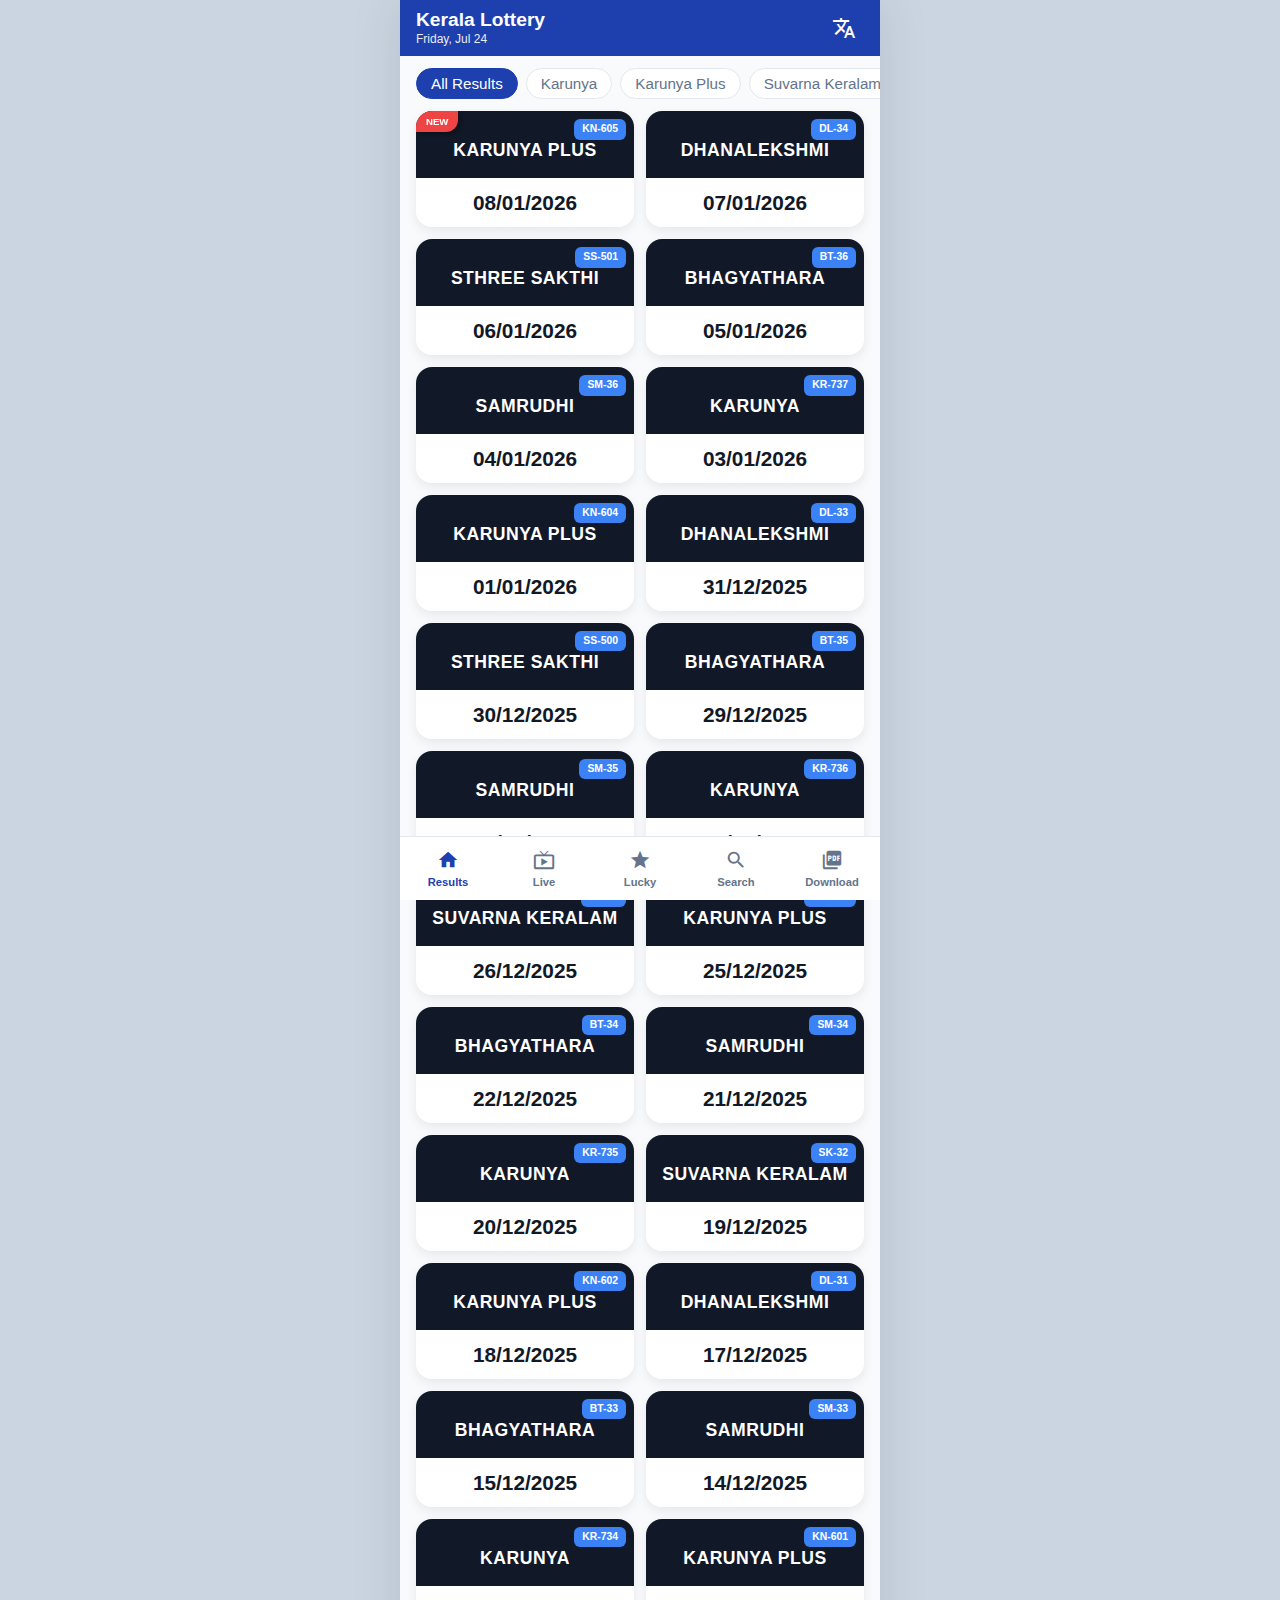
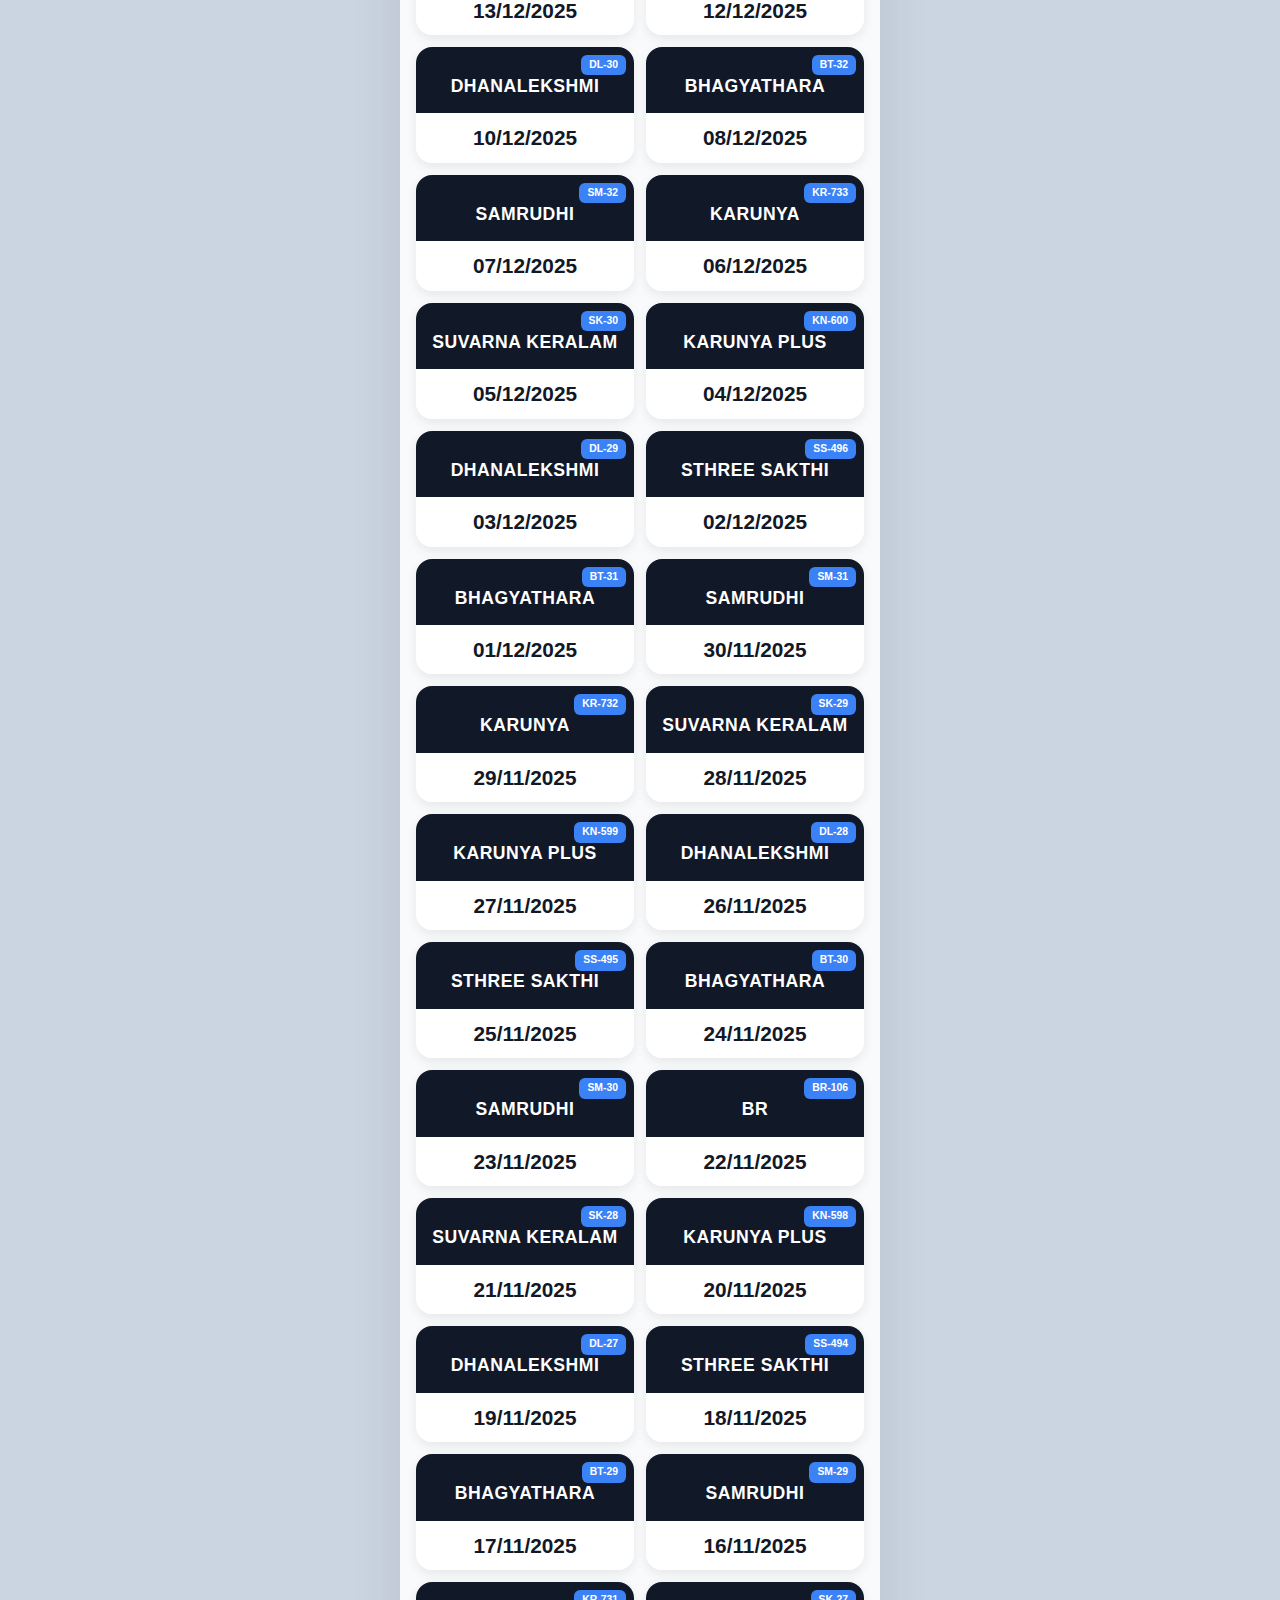
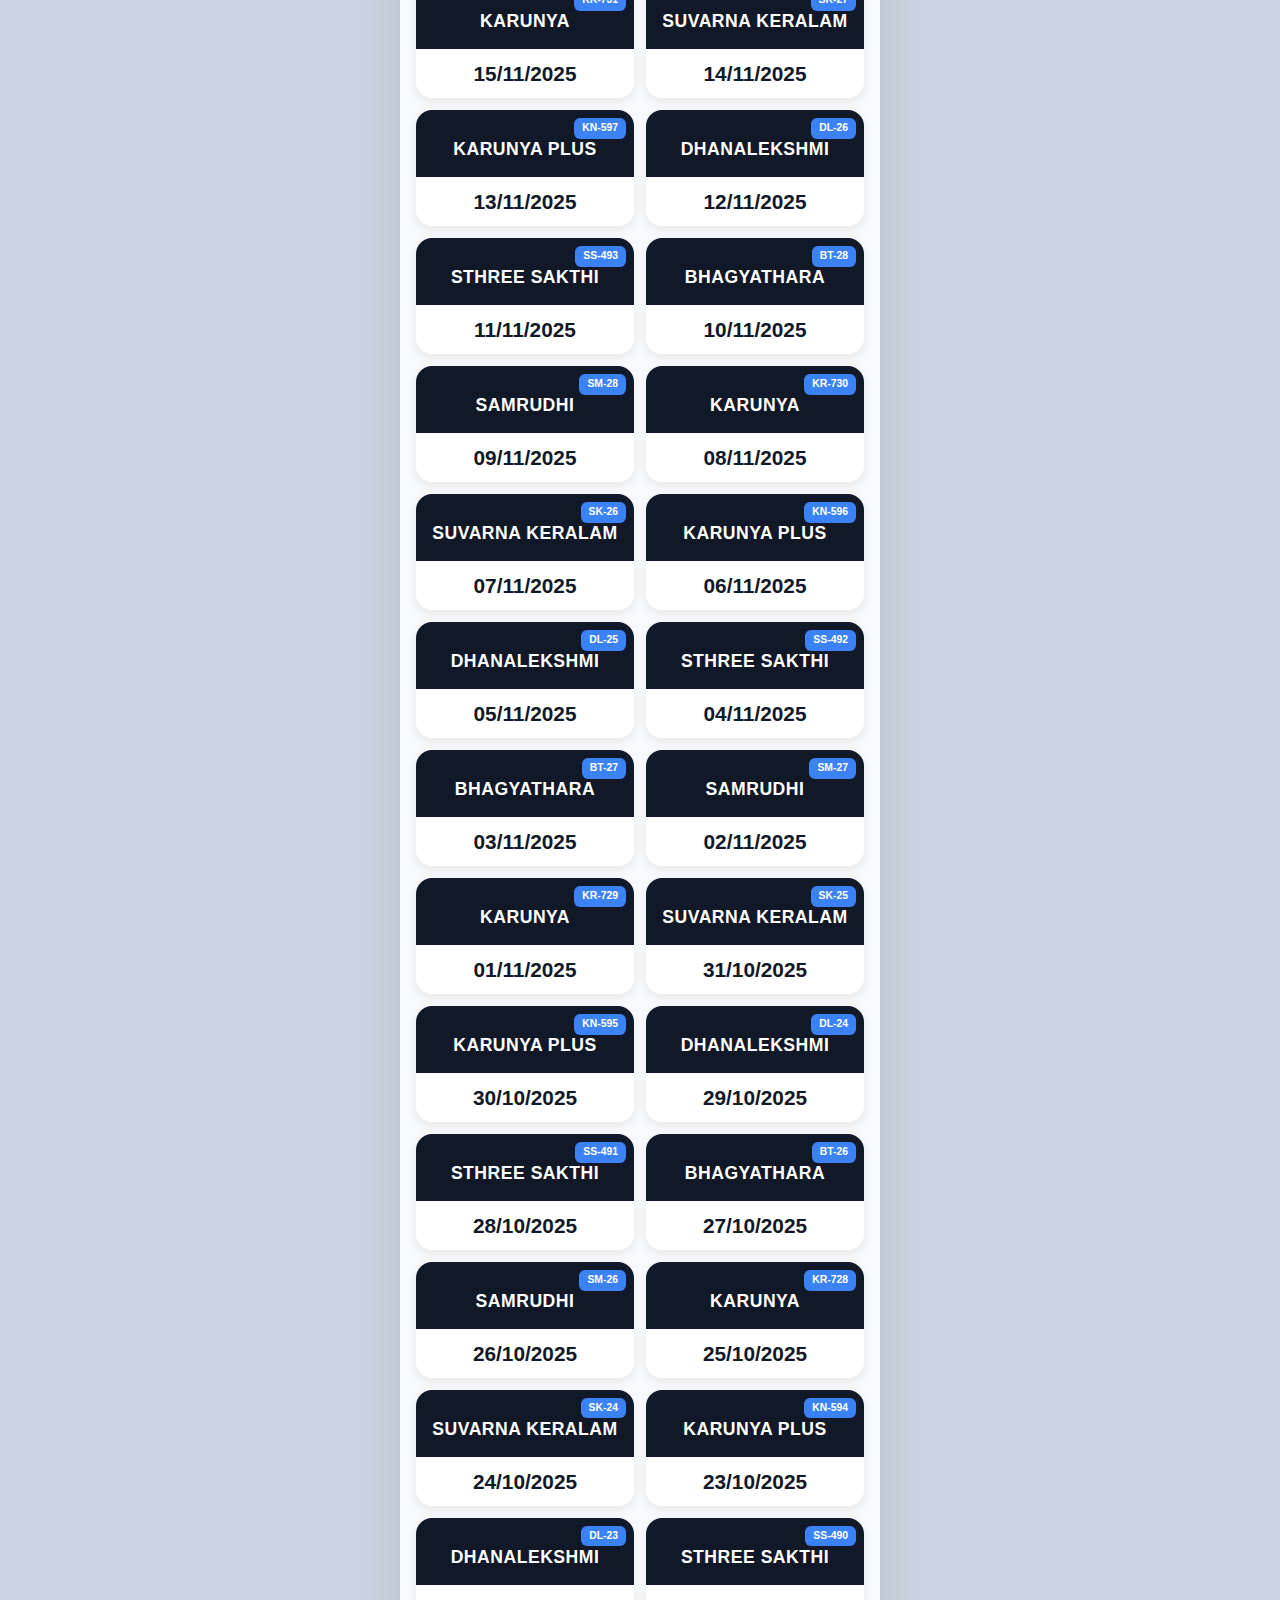
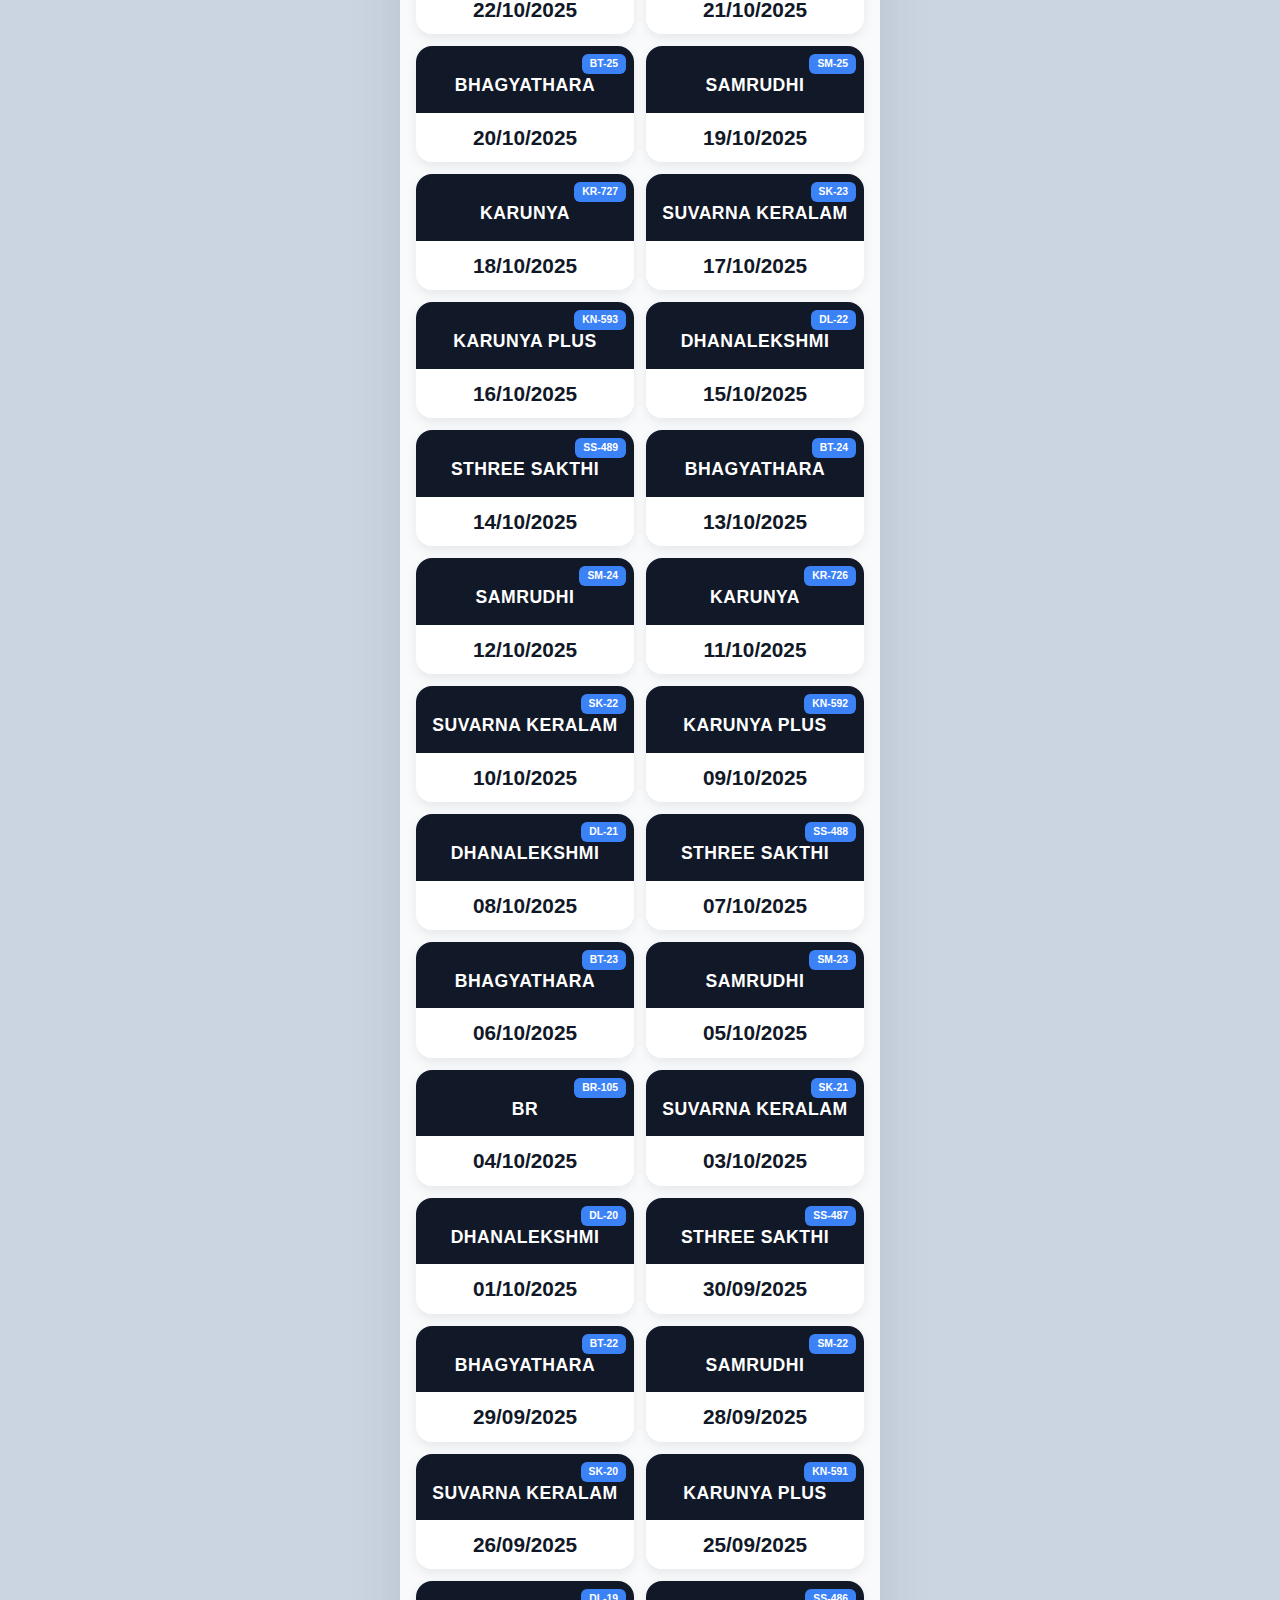
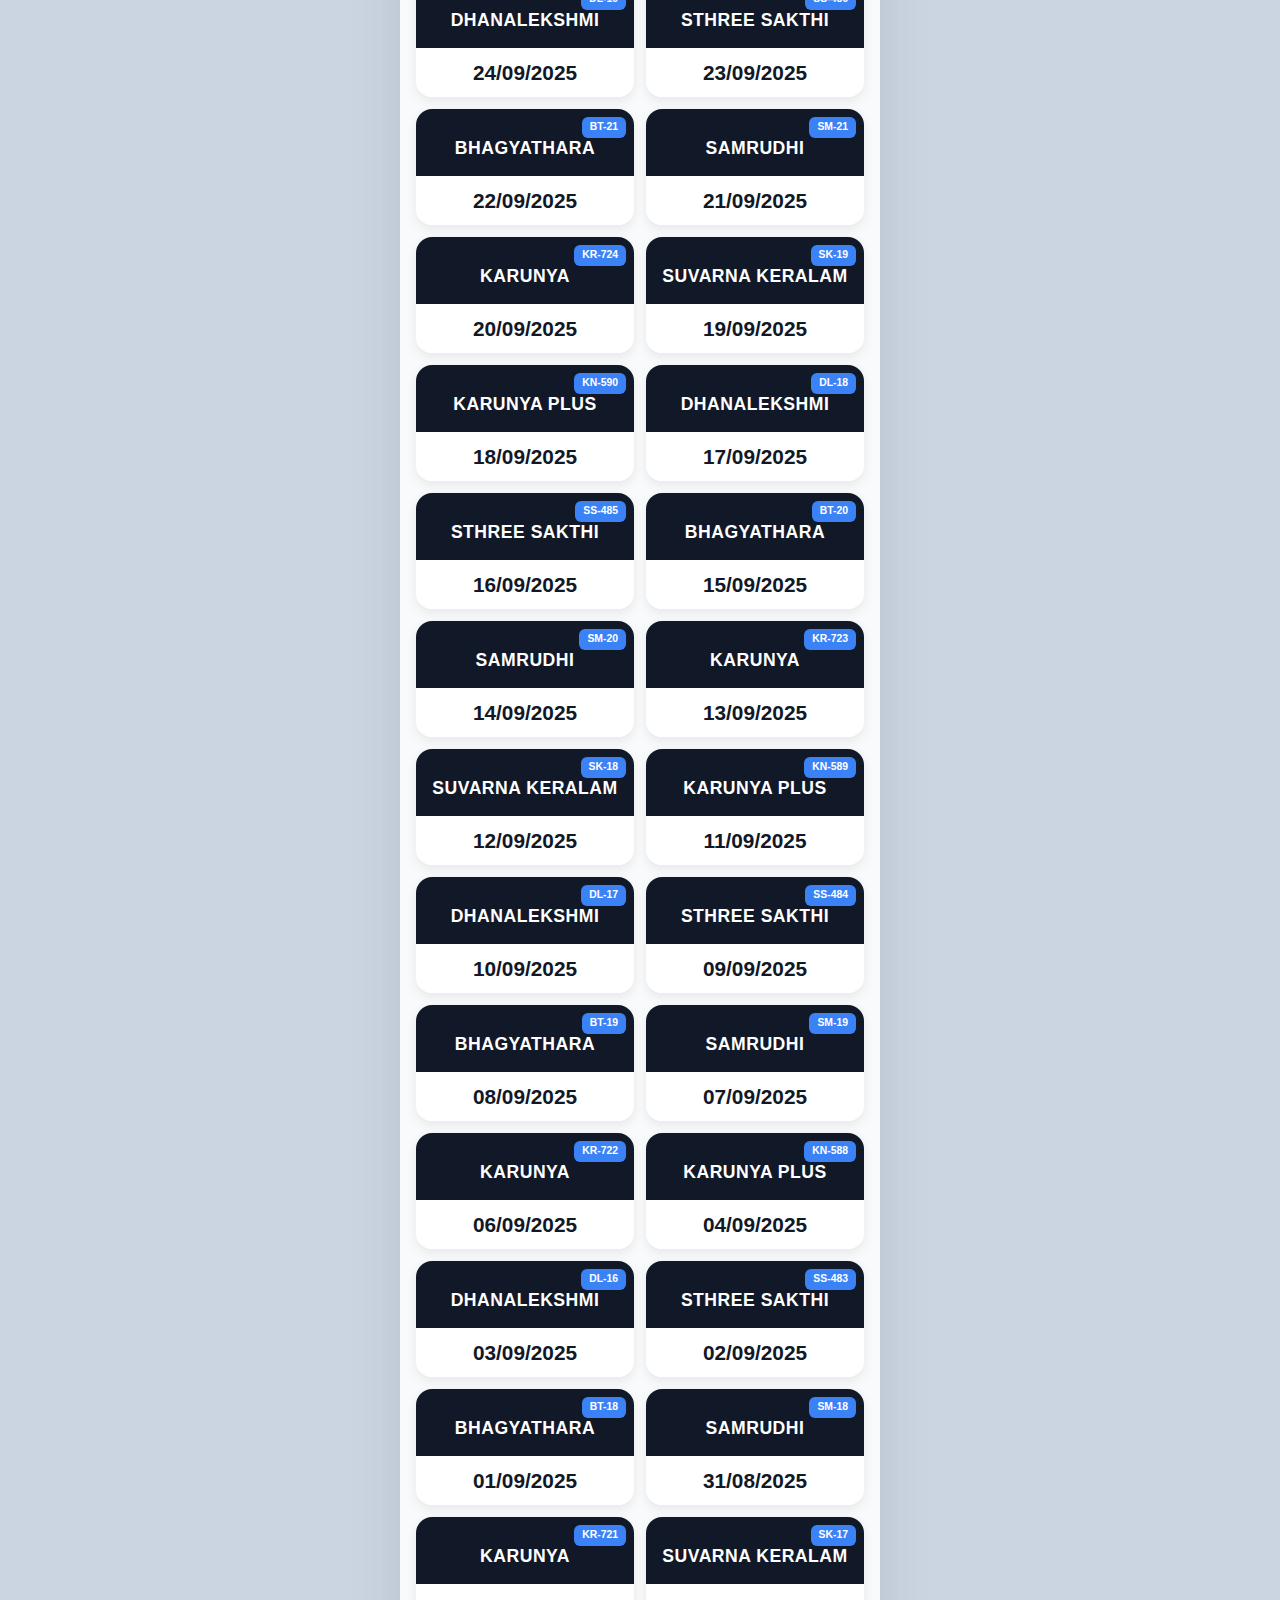
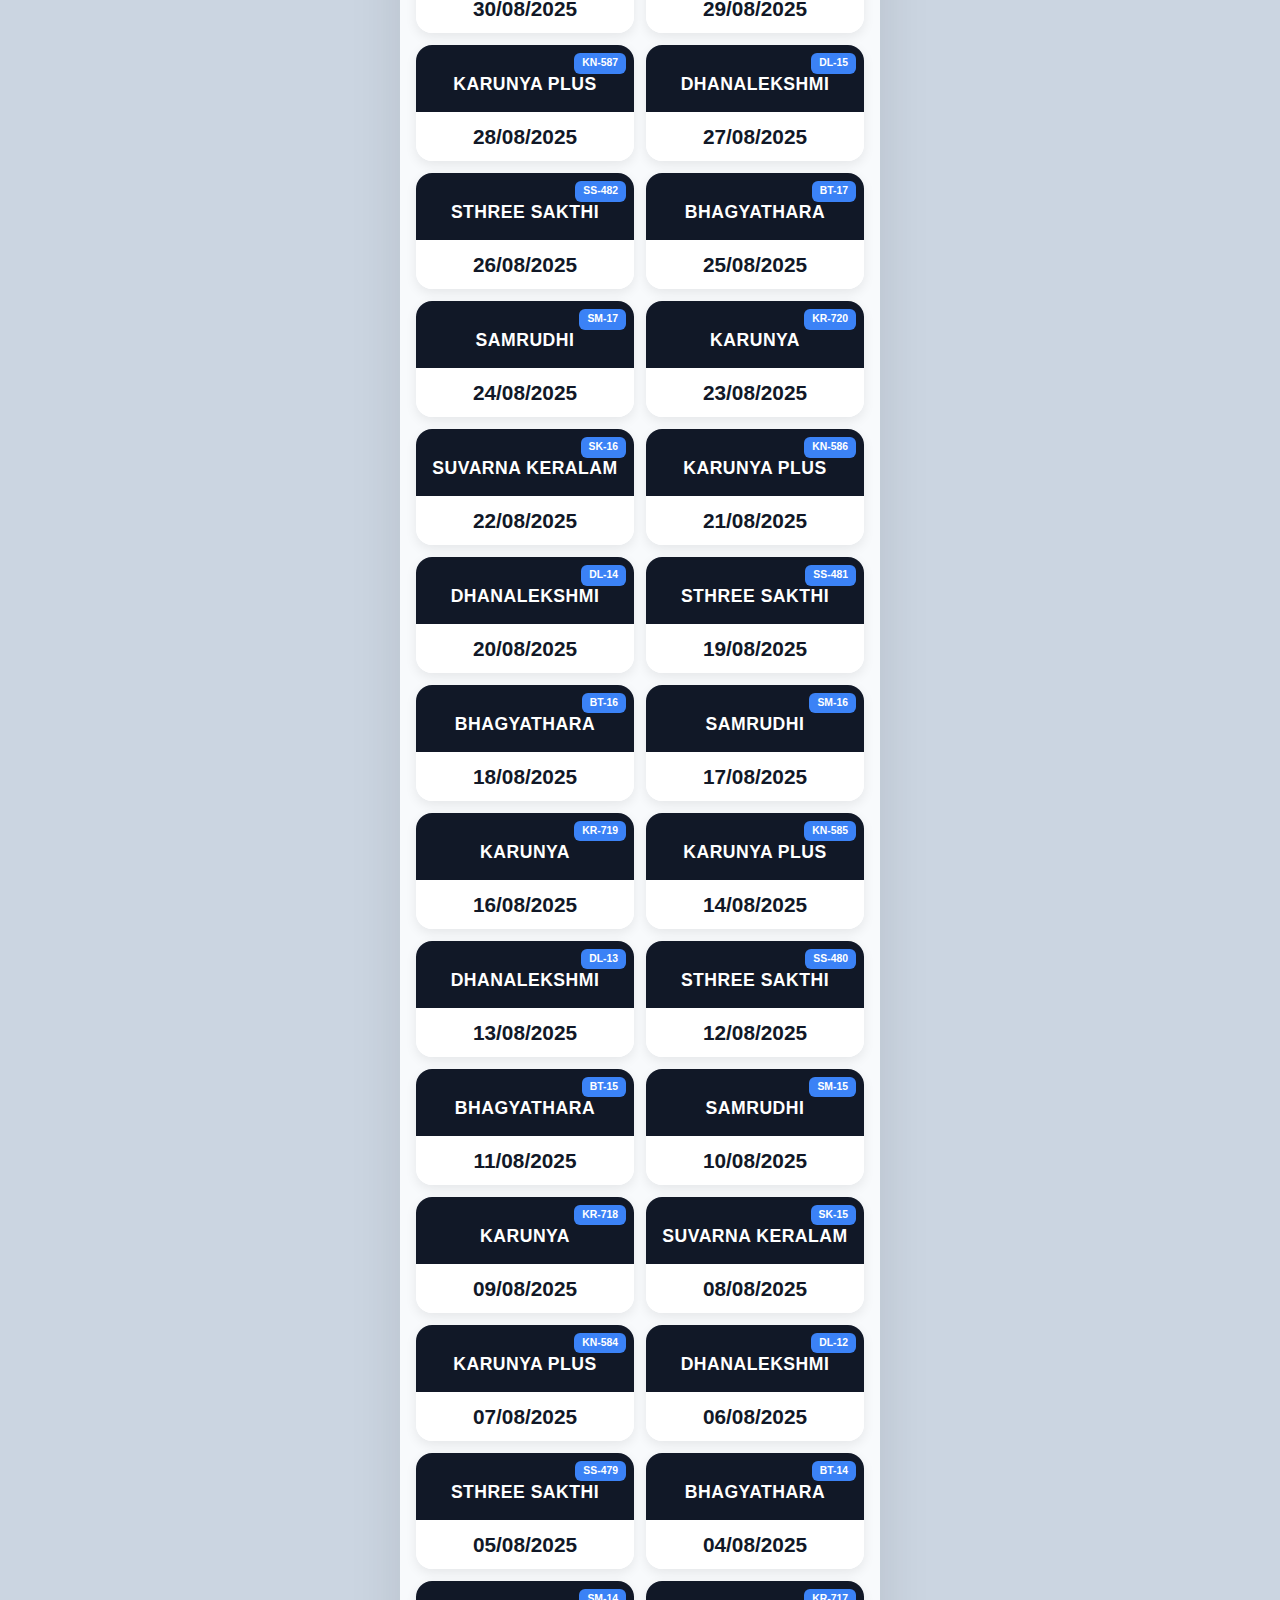
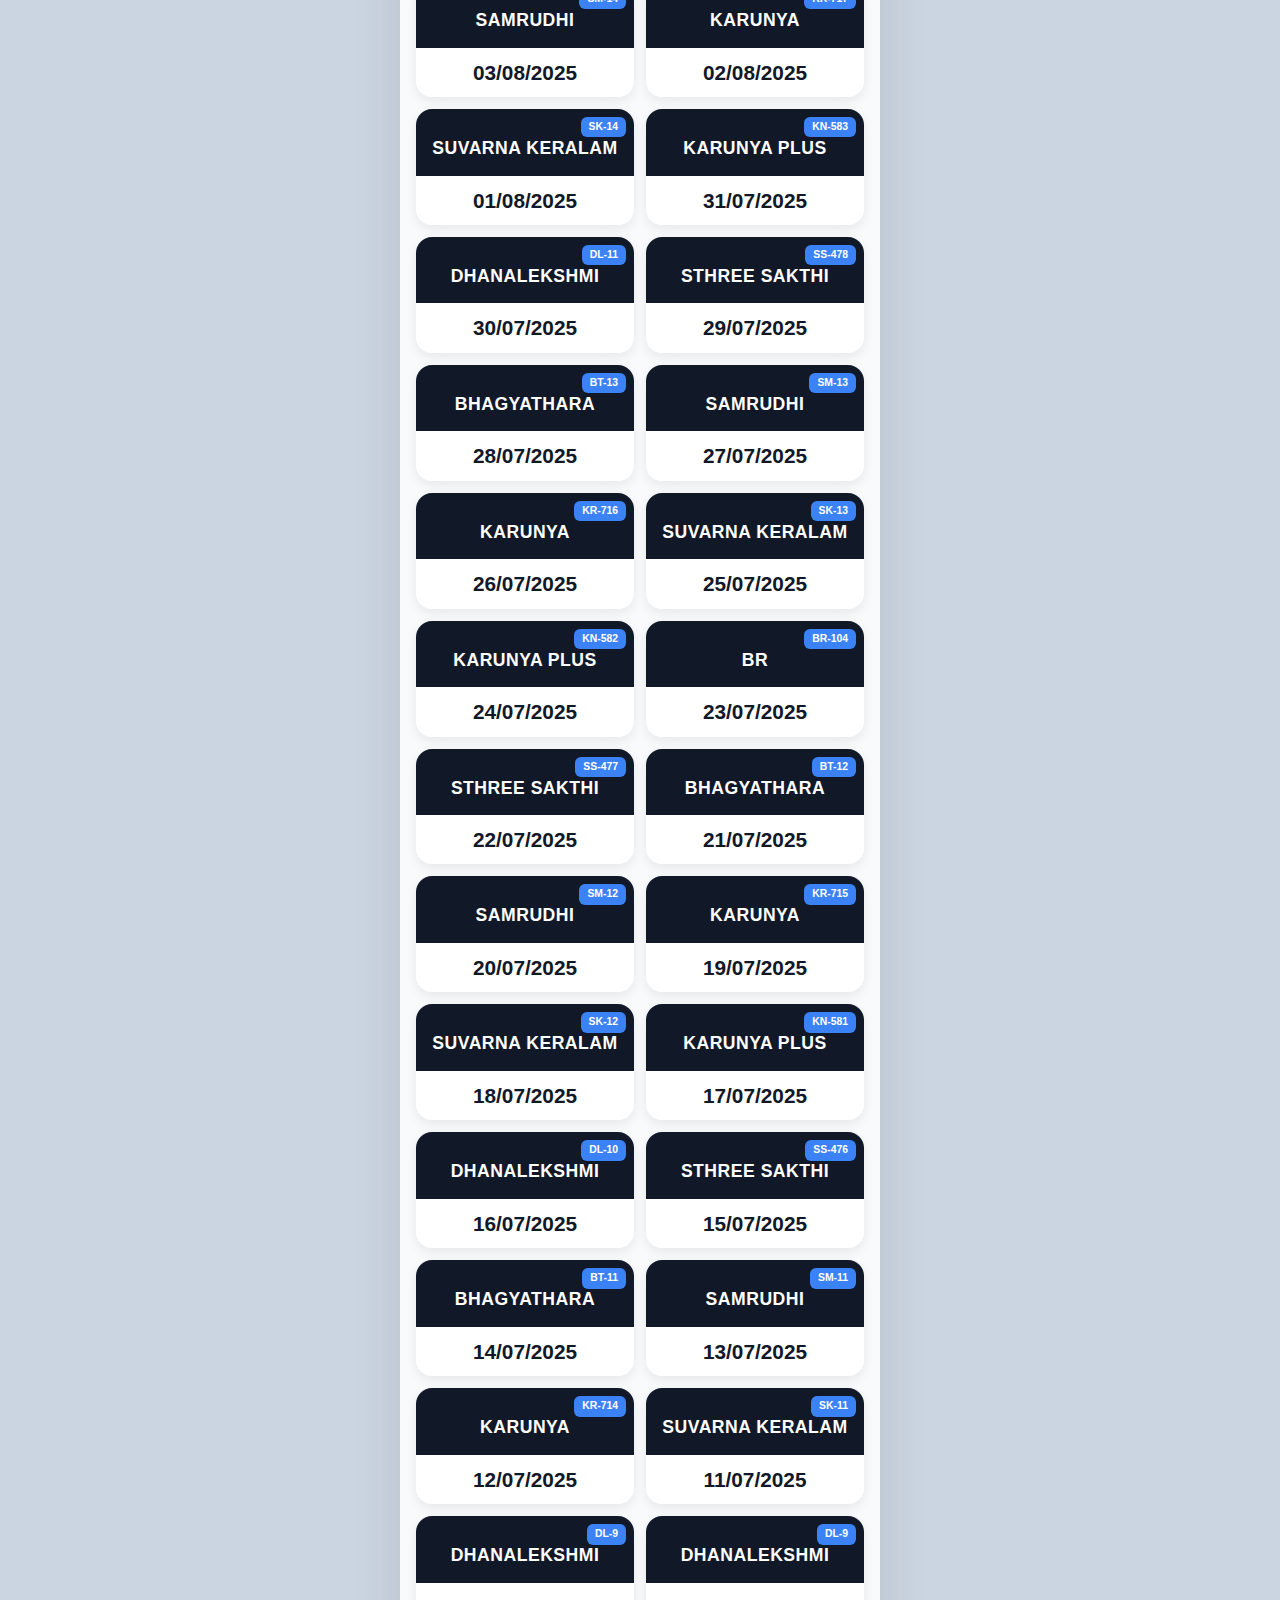
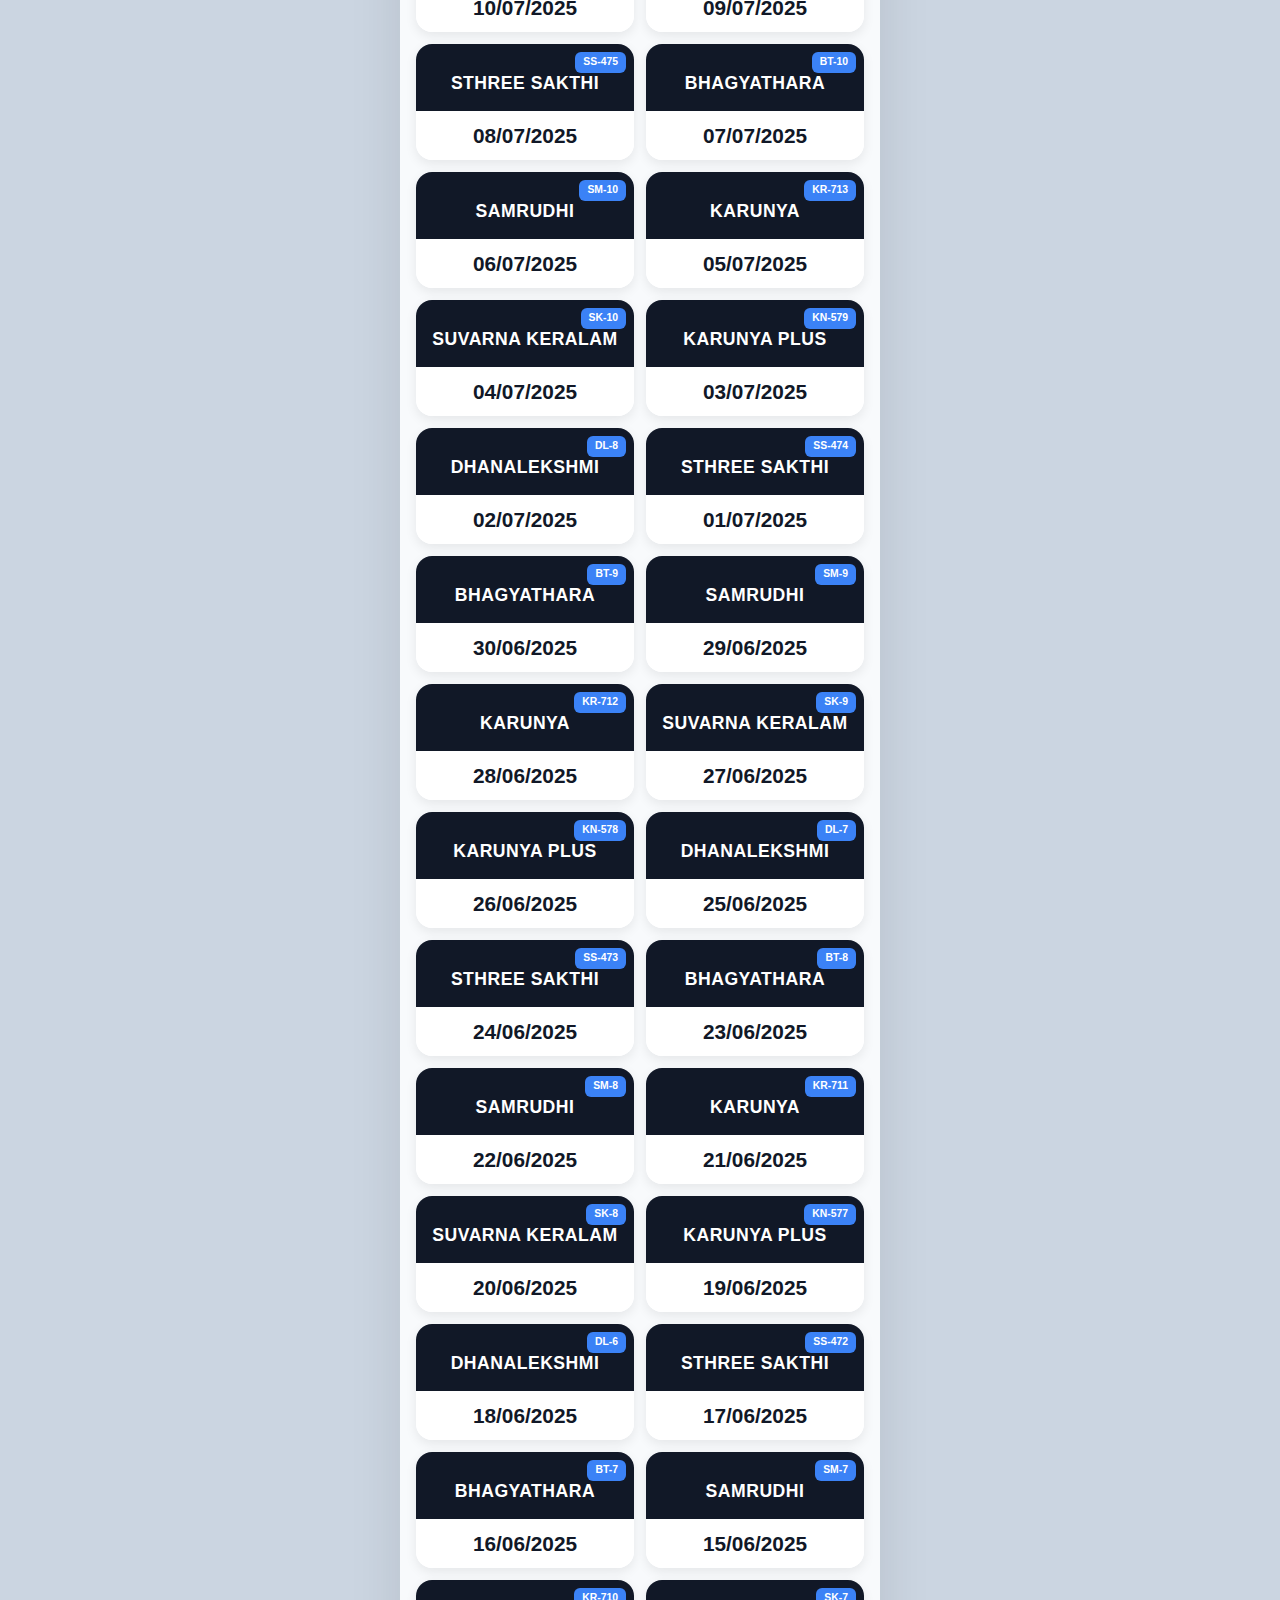
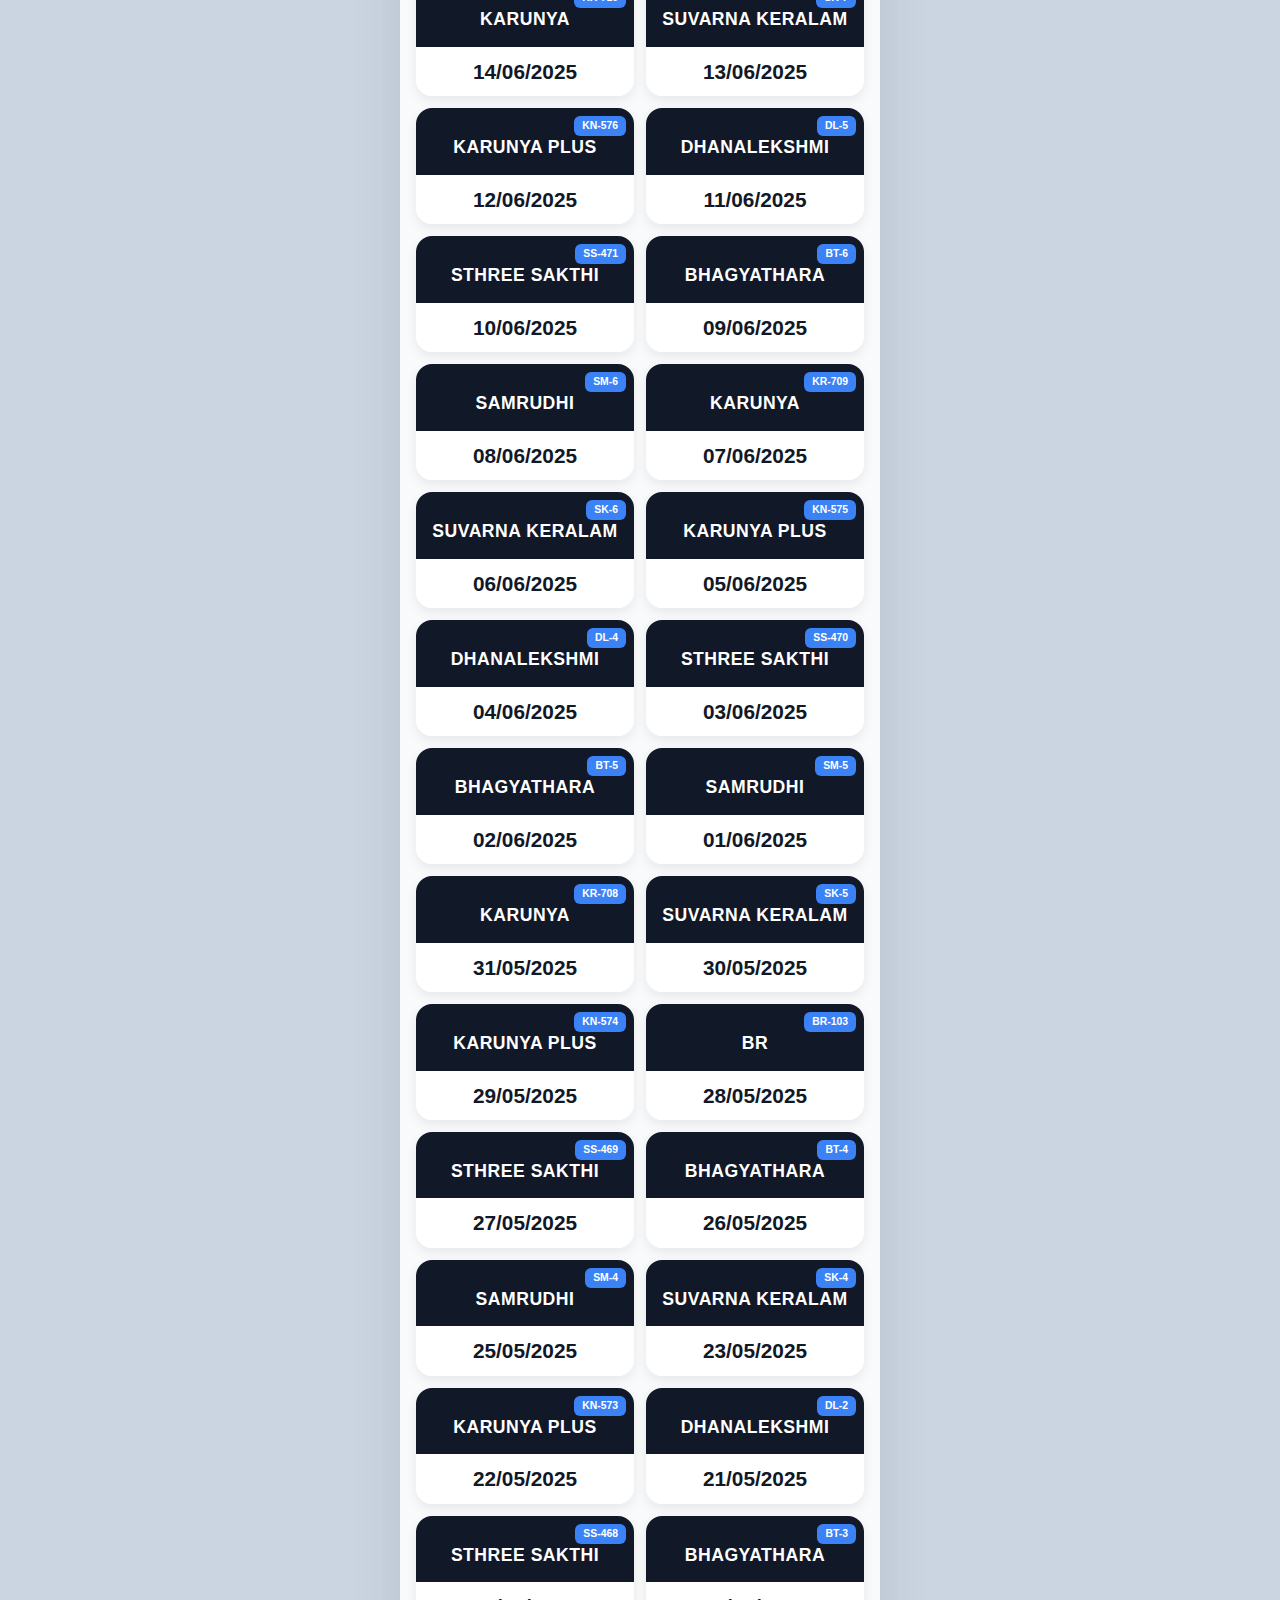
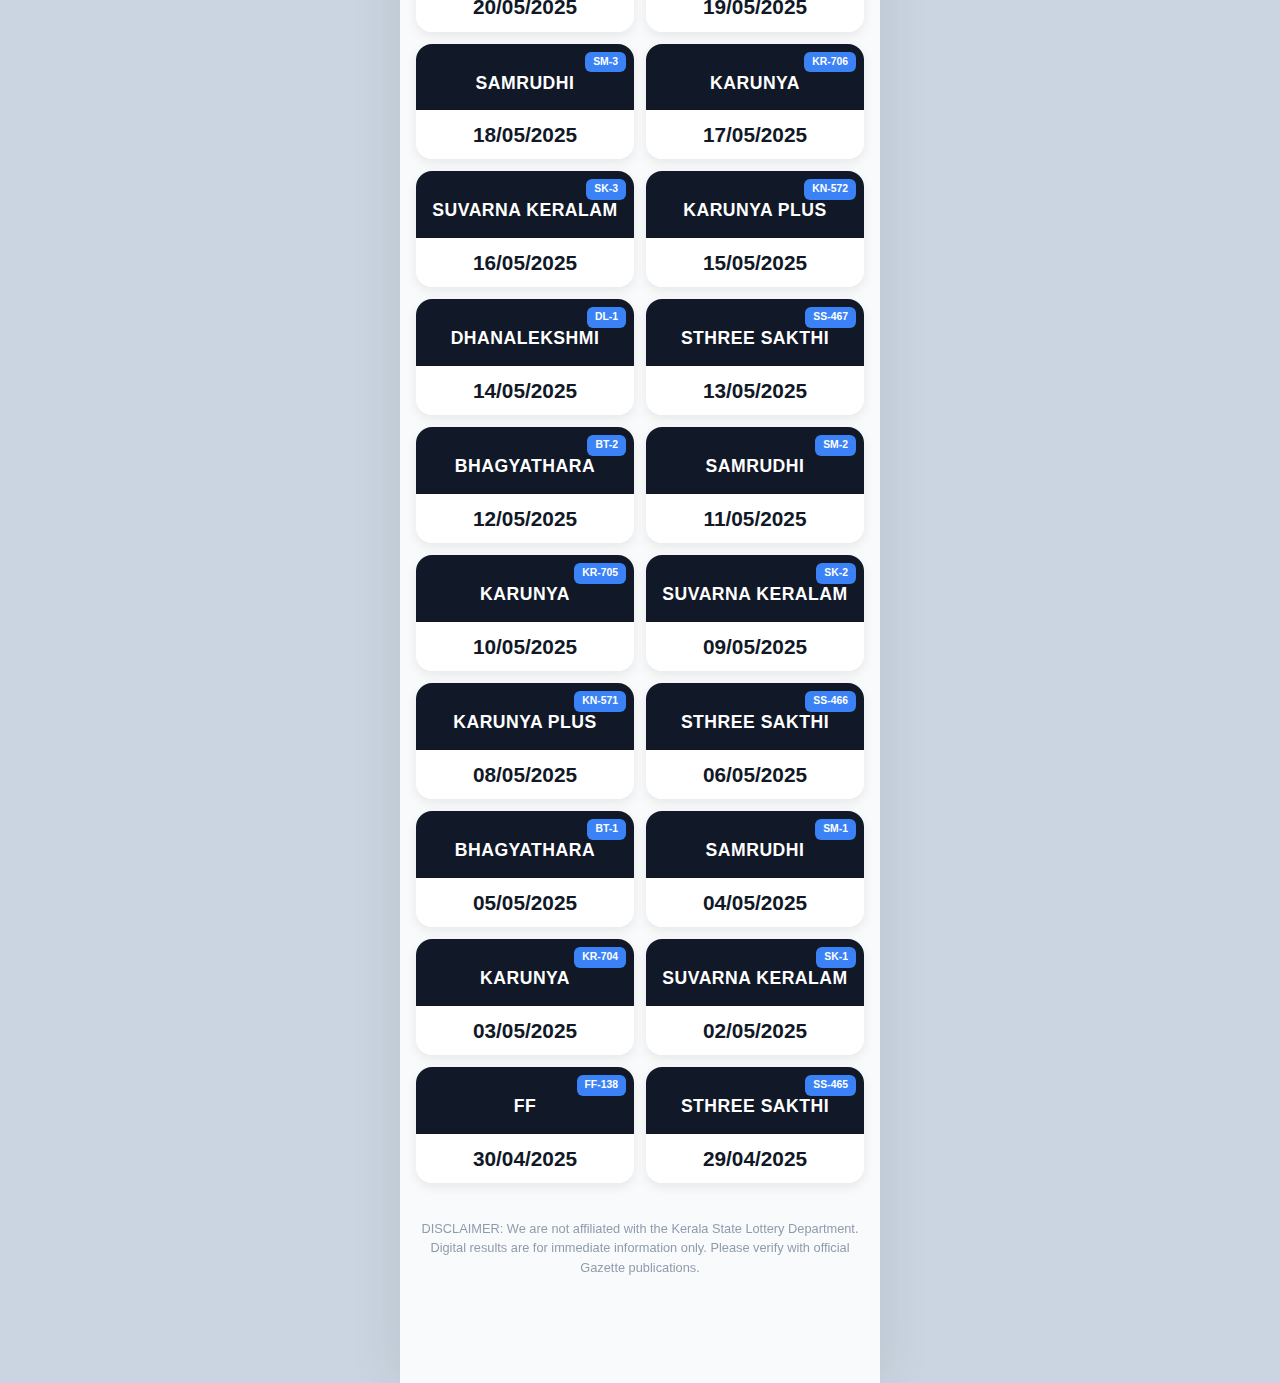
<file: index.html>
<!DOCTYPE html>
<html lang="en">

<head>
  <meta charset="UTF-8">
  <meta name="viewport"
    content="width=device-width, initial-scale=1.0, maximum-scale=1.0, user-scalable=no, viewport-fit=cover">
  <meta name="apple-mobile-web-app-capable" content="yes">
  <meta name="apple-mobile-web-app-status-bar-style" content="black-translucent">
  <title>Kerala Lottery - Results</title>
  <link rel="stylesheet" href="index.css">
  <link rel="manifest" href="manifest.json">
  <link href="https://fonts.googleapis.com/icon?family=Material+Icons" rel="stylesheet">
</head>

<body>
  <div class="app-shell">
    <header class="app-header">
      <div class="title-group">
        <h1>Kerala Lottery</h1>
        <p id="today-date"></p>
      </div>
      <button class="theme-toggle" id="theme-toggle">
        <i class="material-icons">dark_mode</i>
      </button>
      <button class="lang-toggle" id="lang-toggle">
        <i class="material-icons">translate</i>
      </button>
    </header>

    <div id="offline-banner"
      style="display: none; background: #ef4444; color: white; text-align: center; font-size: 0.9rem; font-weight: 700; padding: 4px; position: fixed; top: 56px; left: 0; right: 0; z-index: 900;">
      OFFLINE MODE - CHECKING LIVE DATA...
    </div>

    <nav class="cat-scroller no-scrollbar" id="category-tabs">
      <button class="cat-chip active" data-category="ALL">All Results</button>
      <button class="cat-chip" data-category="KARUNYA">Karunya</button>
      <button class="cat-chip" data-category="KARUNYA_PLUS">Karunya Plus</button>
      <button class="cat-chip" data-category="SUVARNA_KERALAM">Suvarna Keralam</button>
      <button class="cat-chip" data-category="STHREE_SAKTHI">Sthree Sakthi</button>
      <button class="cat-chip" data-category="DHANALEKSHMI">Dhanalekshmi</button>
      <button class="cat-chip" data-category="SAMRUDHI">Samrudhi</button>
      <button class="cat-chip" data-category="BHAGYATHARA">Bhagyathara</button>
    </nav>

    <main class="results-container" id="results-list">
      <!-- Skeleton Loaders -->
      <div class="result-card skeleton" style="height: 120px"></div>
      <div class="result-card skeleton" style="height: 120px"></div>
      <div class="result-card skeleton" style="height: 120px"></div>
    </main>

    <div id="empty-state" class="empty-state" style="display: none;">
      <i class="material-icons">search_off</i>
      <p id="empty-msg">No results found for this category.</p>
    </div>

    <div class="disclaimer">
      <p>DISCLAIMER: We are not affiliated with the Kerala State Lottery Department. Digital results are for immediate
        information only. Please verify with official Gazette publications.</p>
    </div>

    <nav class="bottom-nav">
      <a href="index.html" class="nav-item active">
        <i class="material-icons">home</i>
        <span>Results</span>
      </a>
      <a href="live.html" class="nav-item">
        <i class="material-icons">live_tv</i>
        <span>Live</span>
      </a>
      <a href="prediction.html" class="nav-item">
        <i class="material-icons">star</i>
        <span>Lucky</span>
      </a>
      <a href="search.html" class="nav-item">
        <i class="material-icons">search</i>
        <span>Search</span>
      </a>
      <a href="downloads.html" class="nav-item">
        <i class="material-icons">picture_as_pdf</i>
        <span>Download</span>
      </a>
    </nav>

    <!-- Language Modal -->
    <div class="lang-modal-overlay" id="lang-modal-overlay">
      <div class="lang-modal">
        <h3>Select Language</h3>
        <div class="lang-options">
          <div class="lang-option" data-lang="en">
            <span>English</span>
            <i class="material-icons">check_circle</i>
          </div>
          <div class="lang-option" data-lang="ml">
            <span>മലയാളം</span>
            <i class="material-icons">check_circle</i>
          </div>
          <div class="lang-option" data-lang="ta">
            <span>தமிழ்</span>
            <i class="material-icons">check_circle</i>
          </div>
        </div>
      </div>
    </div>
  </div>
  <script src="app.js"></script>
</body>

</html>
</file>
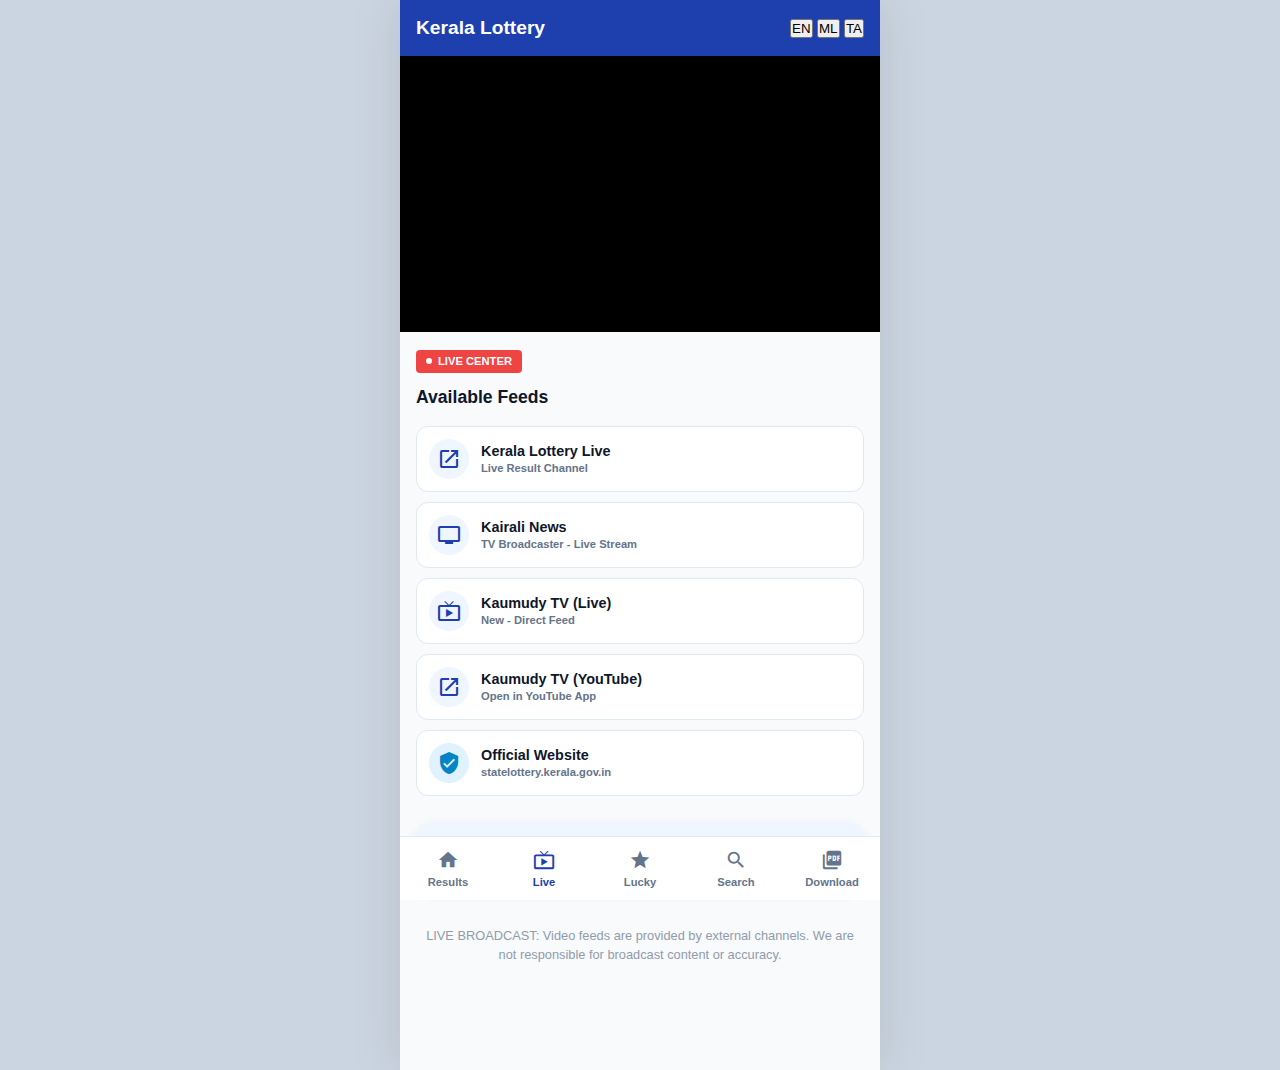
<file: live.html>
<!DOCTYPE html>
<html lang="en">

<head>
    <meta charset="UTF-8">
    <meta name="viewport"
        content="width=device-width, initial-scale=1.0, maximum-scale=1.0, user-scalable=no, viewport-fit=cover">
    <title>Live Draw - Kerala Lottery</title>
    <link rel="stylesheet" href="index.css">
    <link href="https://fonts.googleapis.com/icon?family=Material+Icons" rel="stylesheet">
    <style>
        .video-wrapper {
            width: 100%;
            aspect-ratio: 16/9;
            background: #000;
            position: sticky;
            top: 56px;
            z-index: 500;
        }

        .live-badge {
            display: inline-flex;
            align-items: center;
            gap: 6px;
            background: #ef4444;
            color: white;
            padding: 4px 10px;
            border-radius: 4px;
            font-size: 0.7rem;
            font-weight: 800;
            text-transform: uppercase;
            margin-bottom: 12px;
        }

        .live-dot {
            width: 6px;
            height: 6px;
            background: white;
            border-radius: 50%;
            animation: pulse 1s infinite;
        }

        @keyframes pulse {
            0% {
                opacity: 1;
            }

            50% {
                opacity: 0.3;
            }

            100% {
                opacity: 1;
            }
        }

        .channel-list {
            padding: 16px;
        }

        .channel-item {
            display: flex;
            align-items: center;
            gap: 12px;
            padding: 12px;
            background: var(--card-bg);
            border: 1px solid var(--border);
            border-radius: 12px;
            margin-bottom: 10px;
            cursor: pointer;
        }

        .ch-icon {
            width: 40px;
            height: 40px;
            background: var(--primary-light);
            border-radius: 50%;
            display: flex;
            align-items: center;
            justify-content: center;
            color: var(--primary);
        }

        .ch-info h4 {
            font-size: 0.9rem;
            font-weight: 700;
        }

        .ch-info p {
            font-size: 0.7rem;
            color: var(--text-muted);
            font-weight: 600;
        }
    </style>
</head>

<body>
    <div class="app-shell">
        <header class="app-header">
            <div class="title-group">
                <h1>Broadcast Hub</h1>
            </div>
            <button class="theme-toggle" id="theme-toggle">
                <i class="material-icons">dark_mode</i>
            </button>
            <div class="lang-selector" id="lang-selector">
                <button class="lang-btn" data-lang="en">EN</button>
                <button class="lang-btn" data-lang="ml">ML</button>
                <button class="lang-btn" data-lang="ta">TA</button>
            </div>
        </header>

        <div class="video-wrapper">
            <iframe id="player" width="100%" height="100%"
                src="https://bradmax.com/client/embed-player/4e1bf55c403a5ce8290565ca431d65524a36f2db_7239?mediaUrl=https%3A%2F%2Foqgdrkxby4rm-hls-live.5centscdn.com%2Fkaumudytv%2Flive.stream%2Fplaylist.m3u8&title=kaumudytv%2Flive&id=3072"
                frameborder="0" allow="autoplay; encrypted-media" allowfullscreen>
            </iframe>
        </div>

        <div class="channel-list">
            <div class="live-badge">
                <div class="live-dot"></div> Live Center
            </div>
            <h3 style="font-size: 1.1rem; font-weight: 800; margin-bottom: 16px;">Available Feeds</h3>

            <!-- Official YouTube Removed as per request -->
            <div class="channel-item" onclick="window.open('https://www.youtube.com/@KeralaLotteryLiveResult')">
                <div class="ch-icon"><i class="material-icons">open_in_new</i></div>
                <div class="ch-info">
                    <h4>Kerala Lottery Live</h4>
                    <p>Live Result Channel</p>
                </div>
            </div>
            <div class="channel-item"
                onclick="window.open('https://www.youtube.com/channel/UCnEvxaWfVL91XIYuyQRO5QA/live')">
                <div class="ch-icon"><i class="material-icons">tv</i></div>
                <div class="ch-info">
                    <h4>Kairali News</h4>
                    <p>TV Broadcaster - Live Stream</p>
                </div>
            </div>

            <div class="channel-item"
                onclick="switchCh('https://bradmax.com/client/embed-player/4e1bf55c403a5ce8290565ca431d65524a36f2db_7239?mediaUrl=https%3A%2F%2Foqgdrkxby4rm-hls-live.5centscdn.com%2Fkaumudytv%2Flive.stream%2Fplaylist.m3u8&title=kaumudytv%2Flive&id=3072', true)">
                <div class="ch-icon"><i class="material-icons">live_tv</i></div>
                <div class="ch-info">
                    <h4>Kaumudy TV (Live)</h4>
                    <p>New - Direct Feed</p>
                </div>
            </div>

            <div class="channel-item" onclick="window.open('https://www.youtube.com/@Kaumudy/live')">
                <div class="ch-icon"><i class="material-icons">open_in_new</i></div>
                <div class="ch-info">
                    <h4>Kaumudy TV (YouTube)</h4>
                    <p>Open in YouTube App</p>
                </div>
            </div>

            <div class="channel-item"
                onclick="window.open('https://statelottery.kerala.gov.in/index.php/lottery-result-view')">
                <div class="ch-icon" style="background: #e0f2fe; color: #0284c7;"><i
                        class="material-icons">verified_user</i></div>
                <div class="ch-info">
                    <h4>Official Website</h4>
                    <p>statelottery.kerala.gov.in</p>
                </div>
            </div>


        </div>

        <div class="results-container" style="padding: 0 16px 20px 16px">
            <div class="result-card"
                style="background: var(--primary-light); border-color: var(--primary); padding: 16px;">
                <p style="font-size: 0.8rem; font-weight: 700; color: var(--primary);">SCHEDULED DRAWS<br>Daily at 3:00
                    PM
                    IST</p>
            </div>
        </div>

        <div class="disclaimer">
            <p>LIVE BROADCAST: Video feeds are provided by external channels. We are not responsible for broadcast
                content or accuracy.</p>
        </div>

        <nav class="bottom-nav">
            <a href="index.html" class="nav-item">
                <i class="material-icons">home</i>
                <span>Results</span>
            </a>
            <a href="live.html" class="nav-item active">
                <i class="material-icons">live_tv</i>
                <span>Live</span>
            </a>
            <a href="prediction.html" class="nav-item">
                <i class="material-icons">star</i>
                <span>Lucky</span>
            </a>
            <a href="search.html" class="nav-item">
                <i class="material-icons">search</i>
                <span>Search</span>
            </a>
            <a href="downloads.html" class="nav-item">
                <i class="material-icons">picture_as_pdf</i>
                <span>Download</span>
            </a>
        </nav>
    </div>
    <script src="app.js"></script>
    <script>
        function switchCh(source, isUrl = false) {
            const player = document.getElementById('player');
            if (isUrl) {
                player.src = source;
            } else {
                player.src = `https://www.youtube.com/embed/live_stream?channel=${source}`;
            }
        }
    </script>
</body>

</html>
</file>
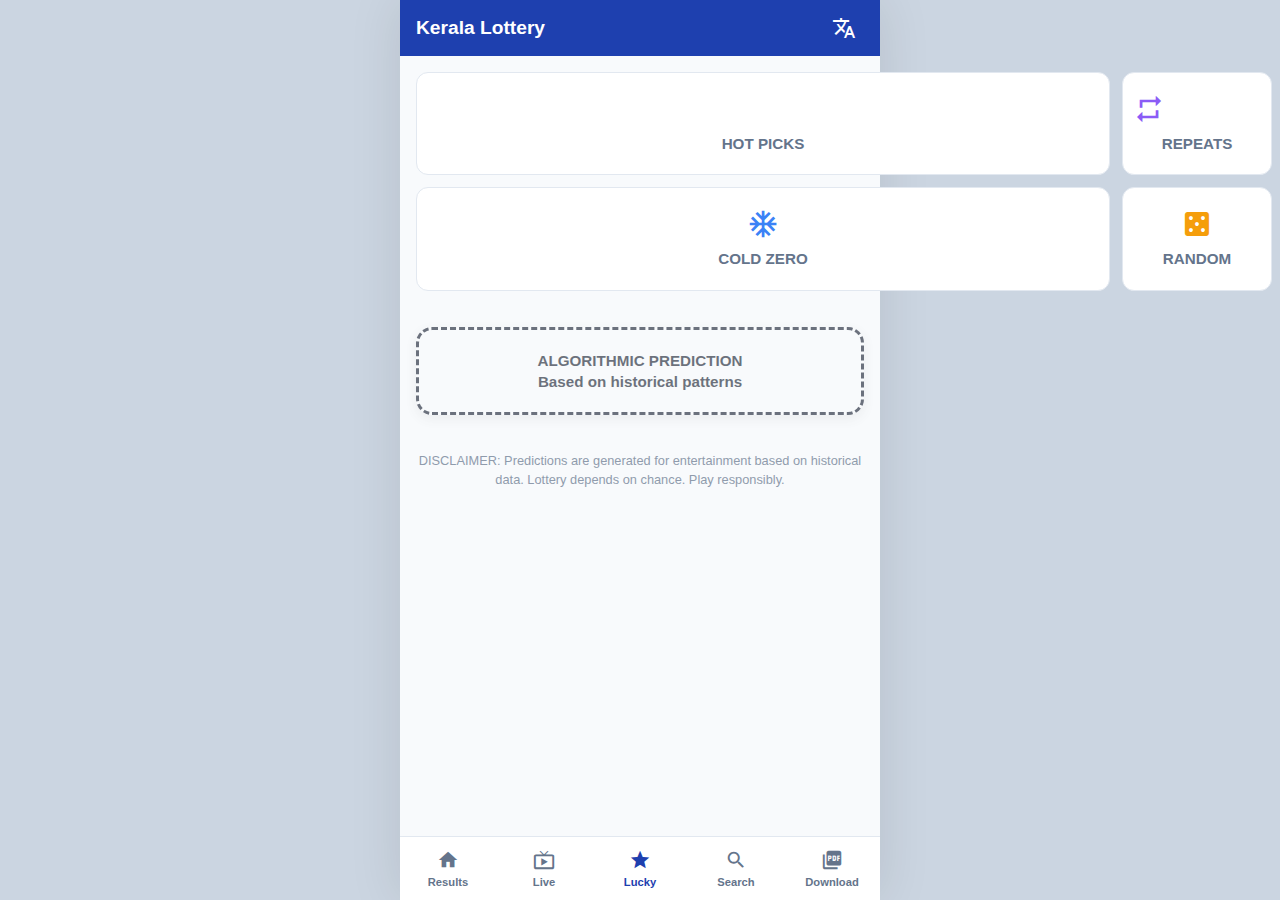
<file: prediction.html>
<!DOCTYPE html>
<html lang="en">

<head>
  <meta charset="UTF-8">
  <meta name="viewport"
    content="width=device-width, initial-scale=1.0, maximum-scale=1.0, user-scalable=no, viewport-fit=cover">
  <title>Lucky Predictor - Kerala Lottery</title>
  <link rel="stylesheet" href="index.css">
  <link href="https://fonts.googleapis.com/icon?family=Material+Icons" rel="stylesheet">
  <style>
    .lucky-controls {
      display: grid;
      grid-template-columns: 1fr 1fr;
      gap: 12px;
      padding: 16px;
    }

    .btn-action {
      display: flex;
      flex-direction: column;
      align-items: center;
      justify-content: center;
      padding: 20px 10px;
      background: var(--card-bg);
      border: 1px solid var(--border);
      border-radius: var(--radius);
      gap: 8px;
      cursor: pointer;
      transition: all 0.2s;
    }

    .btn-action:active {
      transform: scale(0.95);
      background: var(--primary-light);
    }

    .btn-action i {
      font-size: 2rem;
      color: var(--primary);
    }

    .btn-action span {
      font-size: 0.95rem;
      font-weight: 700;
      text-transform: uppercase;
      color: var(--text-muted);
    }

    .section-title {
      font-size: 1.1rem;
      padding: 0 16px;
      margin-top: 20px;
      color: var(--primary);
      font-weight: 800;
      letter-spacing: 0.5px;
    }

    .prime-result {
      margin: 10px 16px;
      background: var(--primary);
      color: white;
      border-radius: var(--radius);
      padding: 20px;
      text-align: center;
      box-shadow: 0 4px 12px rgba(0, 0, 0, 0.1);
    }

    .prime-val {
      font-size: 3rem;
      font-weight: 900;
      letter-spacing: -1px;
    }

    .more-numbers {
      display: flex;
      flex-wrap: wrap;
      gap: 8px;
      padding: 0 16px;
      justify-content: center;
      margin-bottom: 20px;
    }

    .small-num {
      background: var(--card-bg);
      border: 1px solid var(--border);
      padding: 6px 14px;
      border-radius: 8px;
      font-family: 'Roboto Mono', monospace;
      font-weight: 700;
      font-size: 1.1rem;
      color: var(--text-main);
    }

    .small-num span {
      font-size: 0.85rem;
      color: var(--text-muted);
      margin-left: 4px;
    }
  </style>
</head>

<body>
  <div class="app-shell">
    <header class="app-header">
      <div class="title-group">
        <h1>Lucky Predictor</h1>
      </div>
      <button class="theme-toggle" id="theme-toggle">
        <i class="material-icons">dark_mode</i>
      </button>
      <button class="lang-toggle" id="lang-toggle">
        <i class="material-icons">translate</i>
      </button>
    </header>

    <div class="lucky-controls">
      <div class="btn-action" onclick="generate('hot')">
        <i class="material-icons" style="color: #ef4444">local_fire_department</i>
        <span>Hot Picks</span>
      </div>
      <div class="btn-action" onclick="generate('repeat')">
        <i class="material-icons" style="color: #8b5cf6">repeat_on</i>
        <span>Repeats</span>
      </div>
      <div class="btn-action" onclick="generate('cold')">
        <i class="material-icons" style="color: #3b82f6">ac_unit</i>
        <span>Cold Zero</span>
      </div>
      <div class="btn-action" onclick="generate('random')">
        <i class="material-icons" style="color: #f59e0b">casino</i>
        <span>Random</span>
      </div>
    </div>

    <div id="prediction-results" style="display: none;">
      <div class="section-title" id="title-6">6-DIGIT PREDICTIONS</div>
      <div class="prime-result">
        <div class="prime-val" id="big-6">------</div>
      </div>
      <div class="more-numbers" id="pool-6"></div>

      <div class="section-title" id="title-4">4-DIGIT PREDICTIONS</div>
      <div class="prime-result" style="background: var(--accent);">
        <div class="prime-val" id="big-4">----</div>
      </div>
      <div class="more-numbers" id="pool-4"></div>
    </div>

    <div class="results-container" style="padding: 20px 16px">
      <div class="result-card" style="border-style: dashed; opacity: 0.6; text-align: center; padding: 20px;">
        <p style="font-size: 0.95rem; font-weight: 600;">ALGORITHMIC PREDICTION<br>Based on historical patterns</p>
      </div>
    </div>

    <div class="disclaimer">
      <p>DISCLAIMER: Predictions are generated for entertainment based on historical data. Lottery depends on chance.
        Play responsibly.</p>
    </div>

    <nav class="bottom-nav">
      <a href="index.html" class="nav-item">
        <i class="material-icons">home</i>
        <span>Results</span>
      </a>
      <a href="live.html" class="nav-item">
        <i class="material-icons">live_tv</i>
        <span>Live</span>
      </a>
      <a href="prediction.html" class="nav-item active">
        <i class="material-icons">star</i>
        <span>Lucky</span>
      </a>
      <a href="search.html" class="nav-item">
        <i class="material-icons">search</i>
        <span>Search</span>
      </a>
      <a href="downloads.html" class="nav-item">
        <i class="material-icons">picture_as_pdf</i>
        <span>Download</span>
      </a>
    </nav>

    <!-- Language Modal -->
    <div class="lang-modal-overlay" id="lang-modal-overlay">
      <div class="lang-modal">
        <h3>Select Language</h3>
        <div class="lang-options">
          <div class="lang-option" data-lang="en">
            <span>English</span>
            <i class="material-icons">check_circle</i>
          </div>
          <div class="lang-option" data-lang="ml">
            <span>മലയാളം</span>
            <i class="material-icons">check_circle</i>
          </div>
          <div class="lang-option" data-lang="ta">
            <span>தமிழ்</span>
            <i class="material-icons">check_circle</i>
          </div>
        </div>
      </div>
    </div>
  </div>

  <script src="app.js"></script>
  <script>
    let freq6 = {};
    let freq4 = {};
    let all6 = [];
    let all4 = [];

    async function fetchData() {
      try {
        const res = await fetch('history.json');
        const data = await res.json();
        data.forEach(d => {
          (d.numbers6 || []).forEach(n => {
            freq6[n] = (freq6[n] || 0) + 1;
            all6.push(n);
          });
          (d.numbers4 || []).forEach(n => {
            freq4[n] = (freq4[n] || 0) + 1;
            all4.push(n);
          });
        });
      } catch (e) { console.error(e); }
    }

    function generate(type) {
      document.getElementById('prediction-results').style.display = 'block';
      const pool6 = document.getElementById('pool-6');
      const pool4 = document.getElementById('pool-4');
      const big6 = document.getElementById('big-6');
      const big4 = document.getElementById('big-4');

      pool6.innerHTML = '';
      pool4.innerHTML = '';

      let list6 = [];
      let list4 = [];

      if (type === 'hot') {
        list6 = Object.entries(freq6).sort((a, b) => b[1] - a[1]).slice(0, 15);
        list4 = Object.entries(freq4).sort((a, b) => b[1] - a[1]).slice(0, 15);
      } else if (type === 'cold') {
        list6 = Object.entries(freq6).sort((a, b) => a[1] - b[1]).slice(0, 15);
        list4 = Object.entries(freq4).sort((a, b) => a[1] - b[1]).slice(0, 15);
      } else if (type === 'random') {
        const r6 = [...all6].sort(() => Math.random() - 0.5).slice(0, 15);
        const r4 = [...all4].sort(() => Math.random() - 0.5).slice(0, 15);
        list6 = r6.map(n => [n, 1]);
        list4 = r4.map(n => [n, 1]);
      } else if (type === 'repeat') {
        list6 = Object.entries(freq6).filter(x => x[1] > 1).sort((a, b) => b[1] - a[1]).slice(0, 15);
        list4 = Object.entries(freq4).filter(x => x[1] > 1).sort((a, b) => b[1] - a[1]).slice(0, 15);
      }

      // Render 6-Digit
      if (list6.length > 0) {
        big6.textContent = list6[0][0];
        list6.slice(1).forEach(item => {
          const div = document.createElement('div');
          div.className = 'small-num';
          div.innerHTML = `${item[0]}${type === 'repeat' || type === 'hot' ? `<span>(${item[1]}x)</span>` : ''}`;
          pool6.appendChild(div);
        });
      } else { big6.textContent = "----"; }

      // Render 4-Digit
      if (list4.length > 0) {
        big4.textContent = list4[0][0];
        list4.slice(1).forEach(item => {
          const div = document.createElement('div');
          div.className = 'small-num';
          div.innerHTML = `${item[0]}${type === 'repeat' || type === 'hot' ? `<span>(${item[1]}x)</span>` : ''}`;
          pool4.appendChild(div);
        });
      } else { big4.textContent = "----"; }
    }

    fetchData();
  </script>
</body>

</html>
</file>
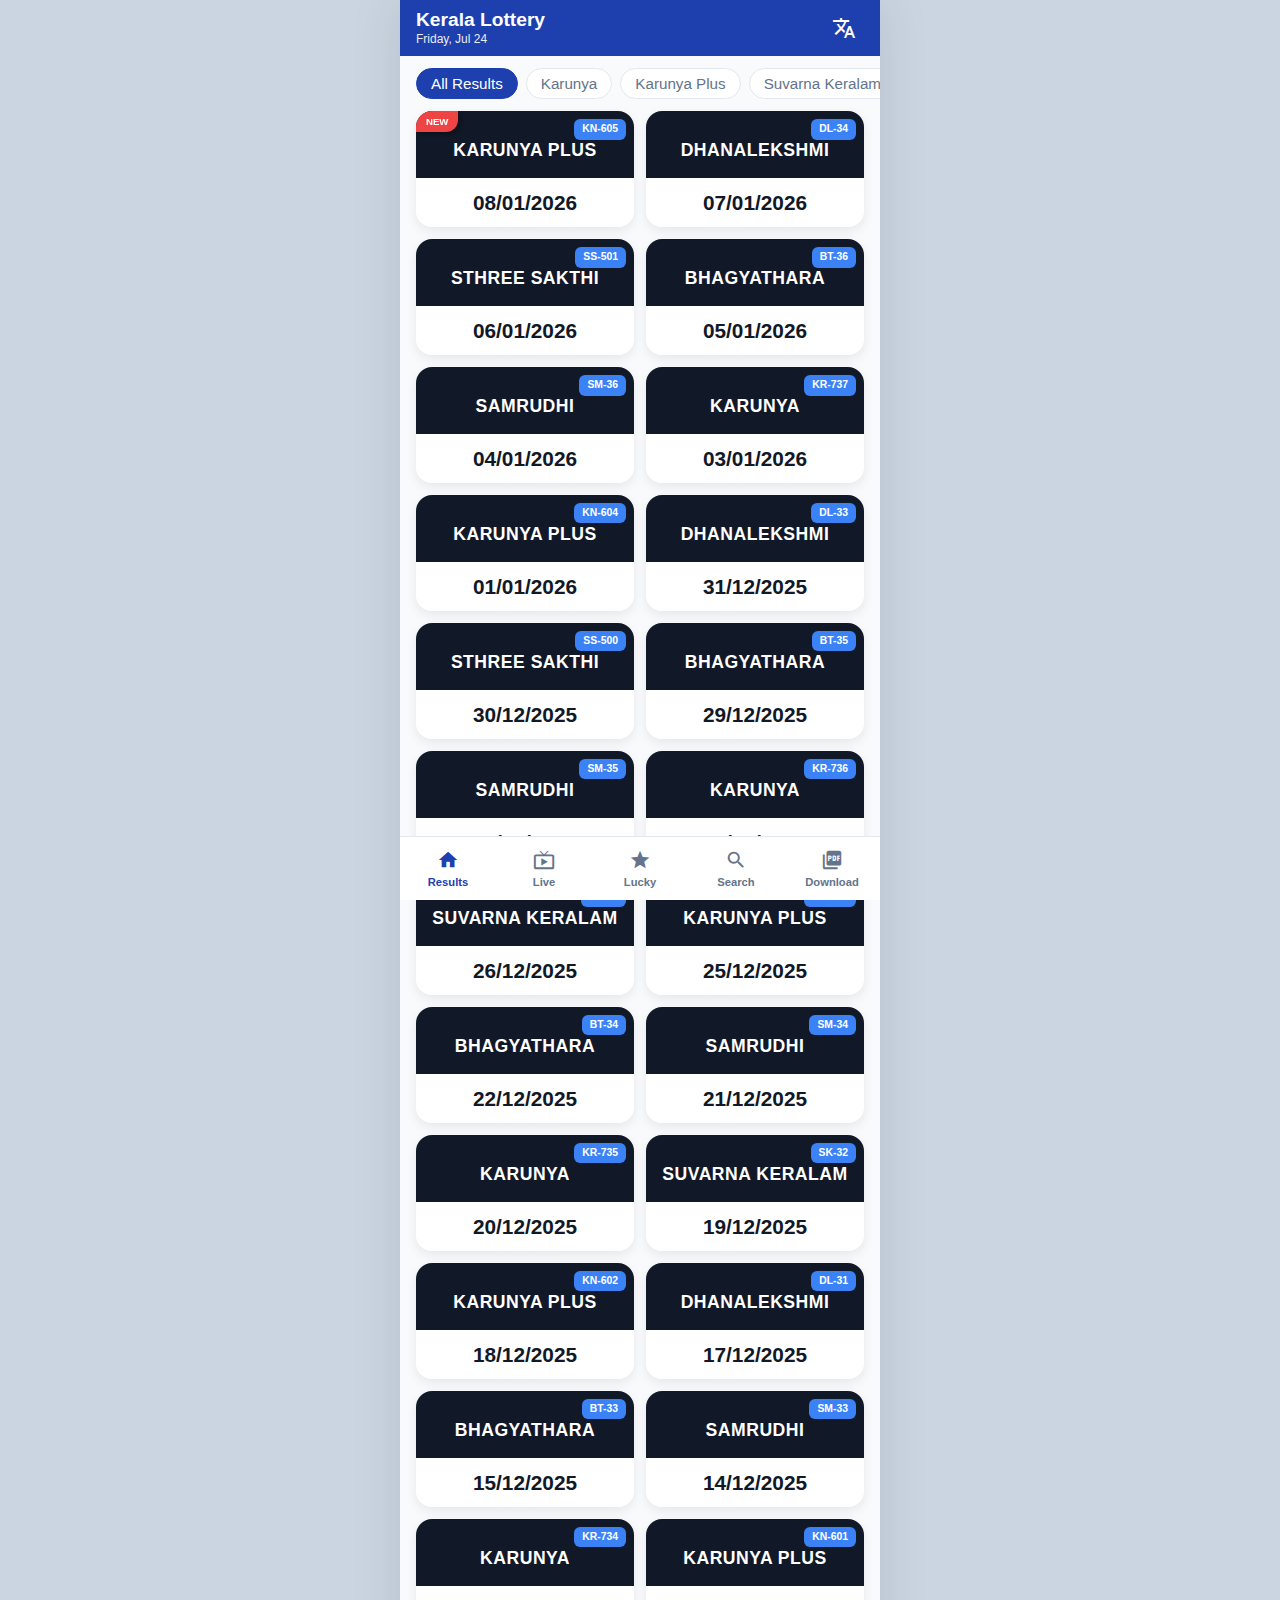
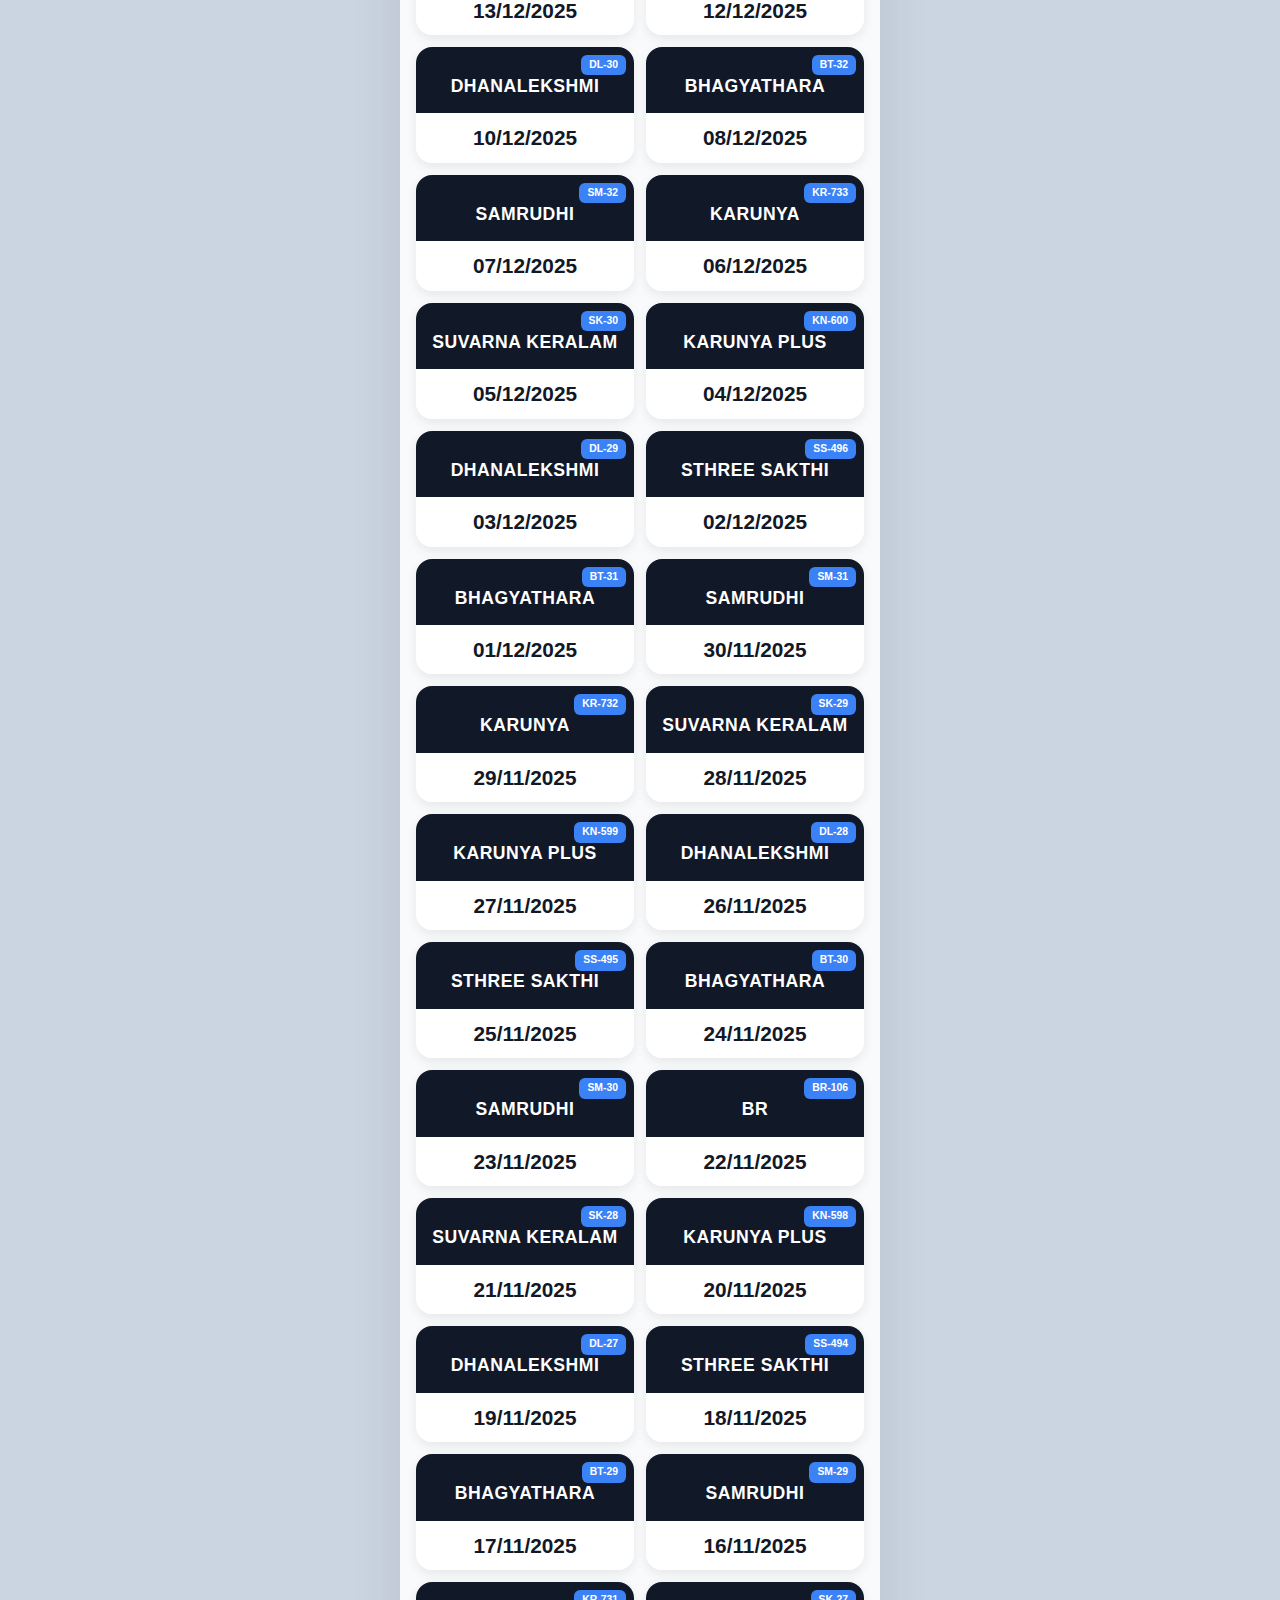
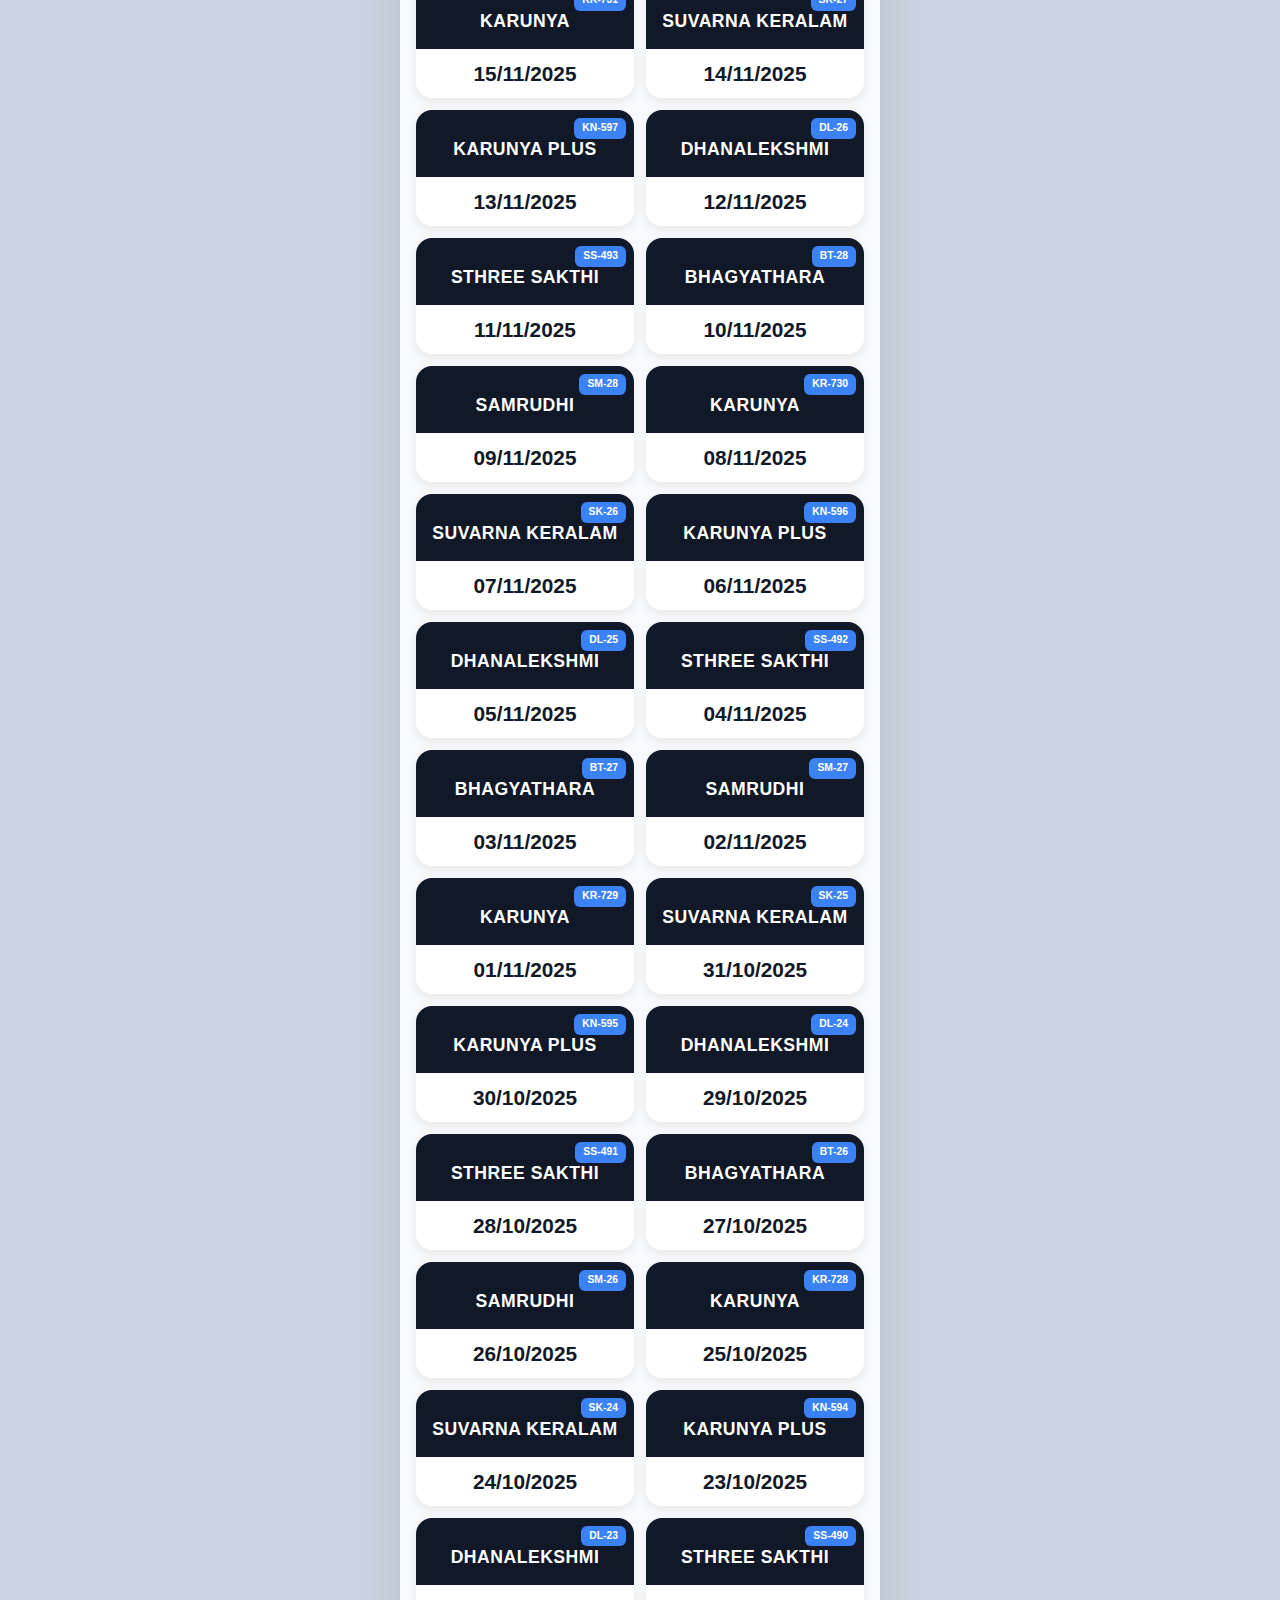
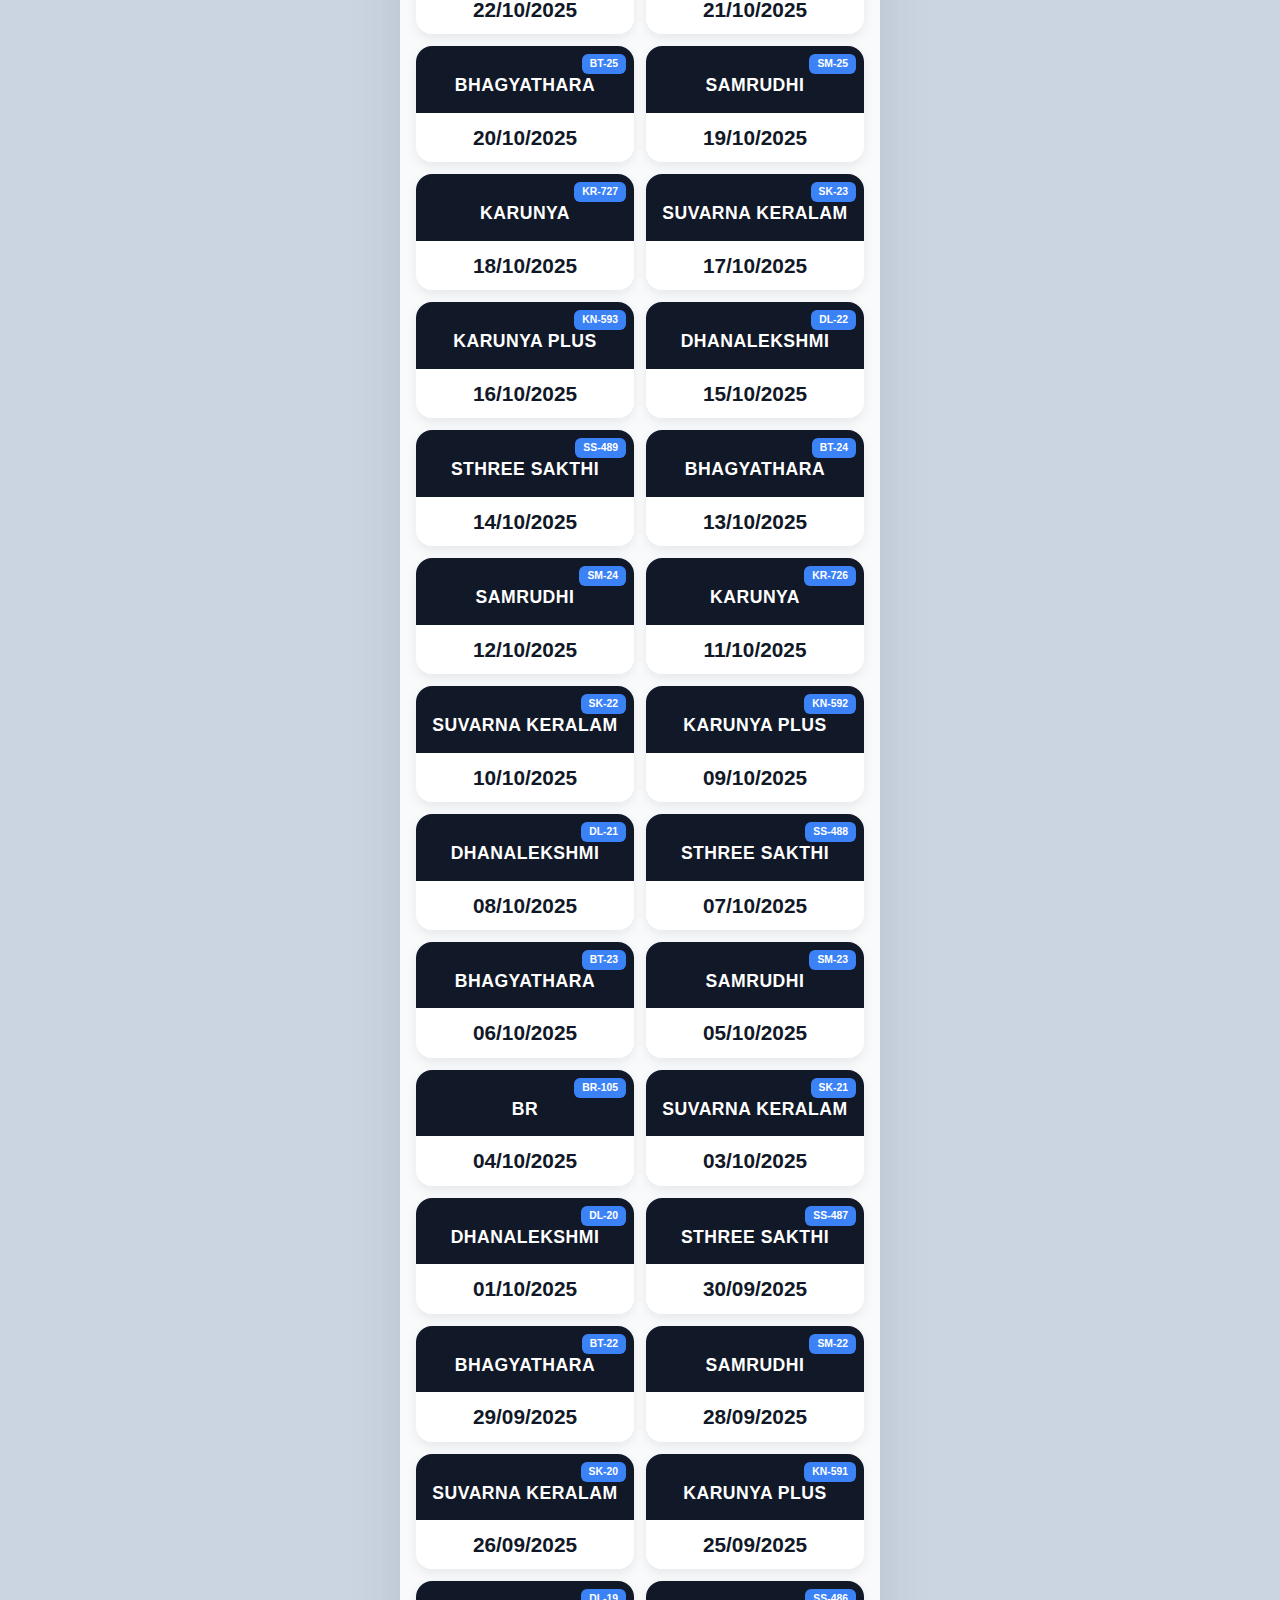
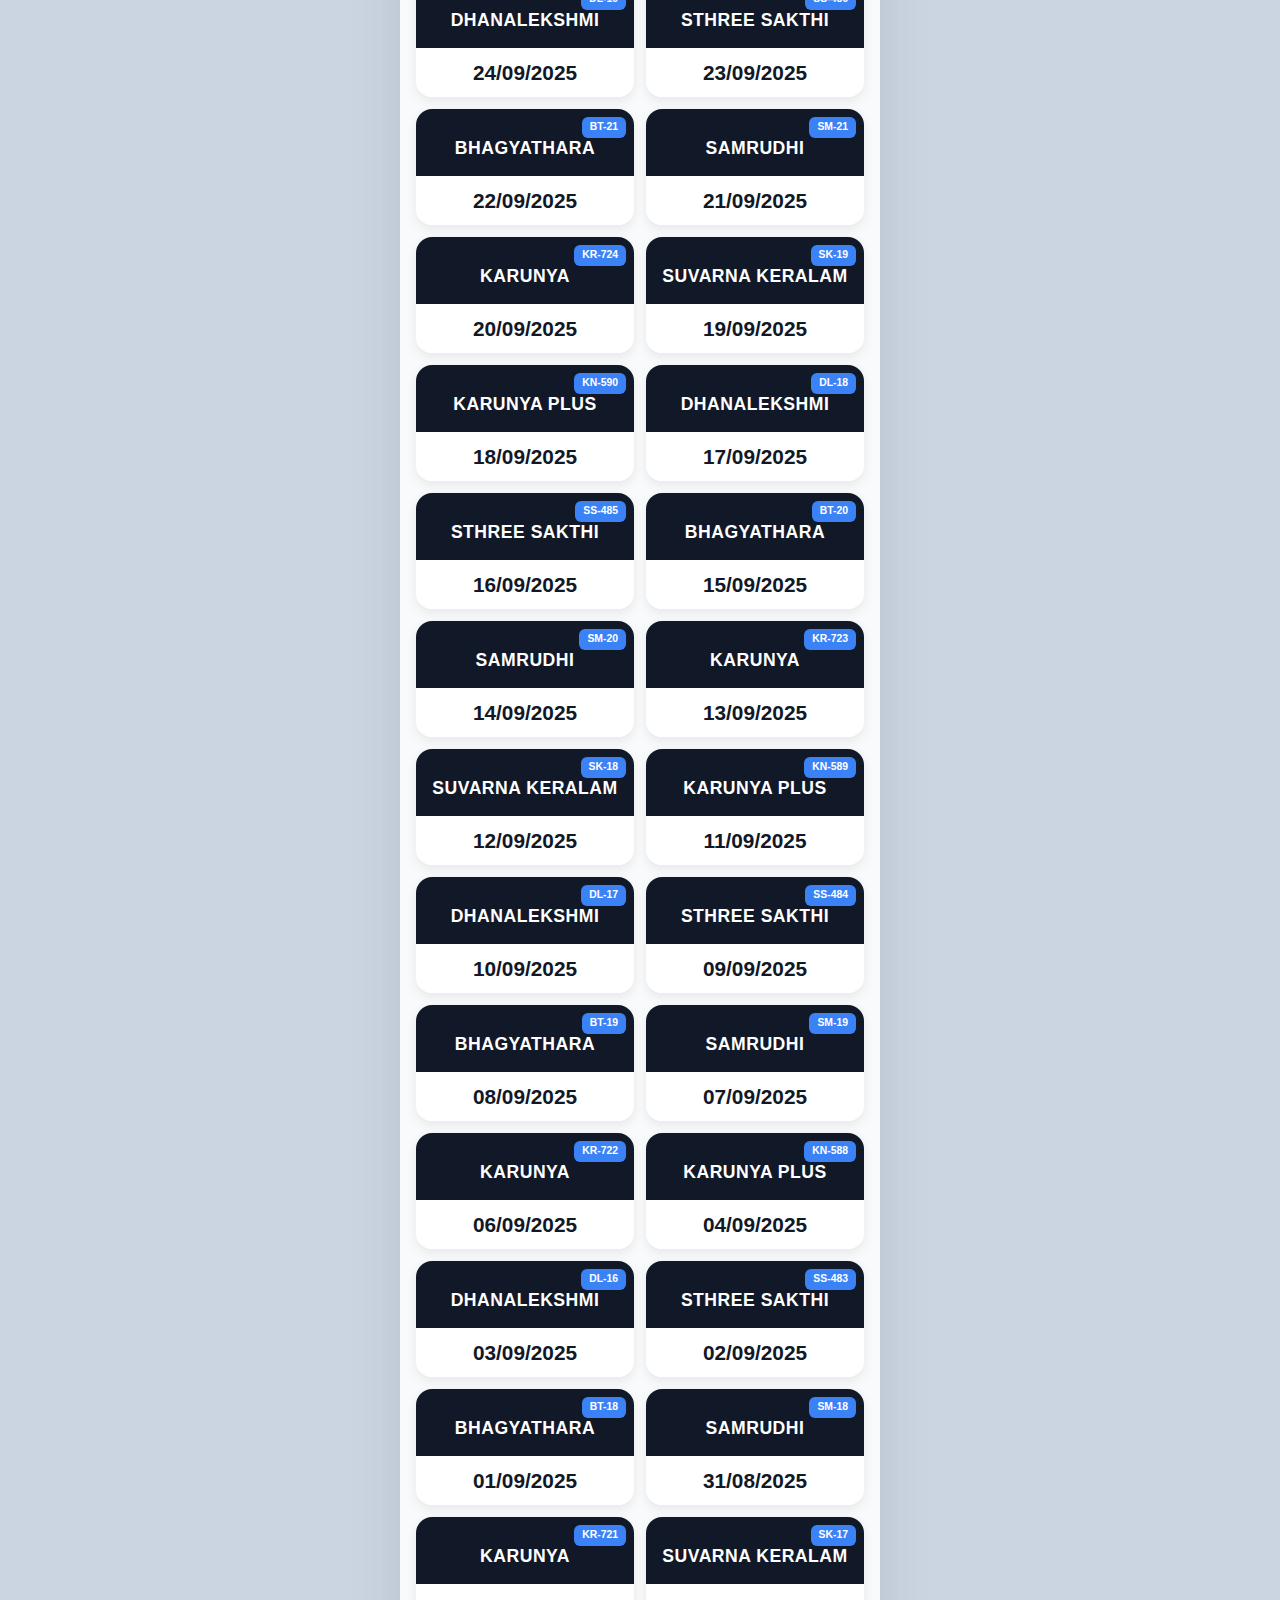
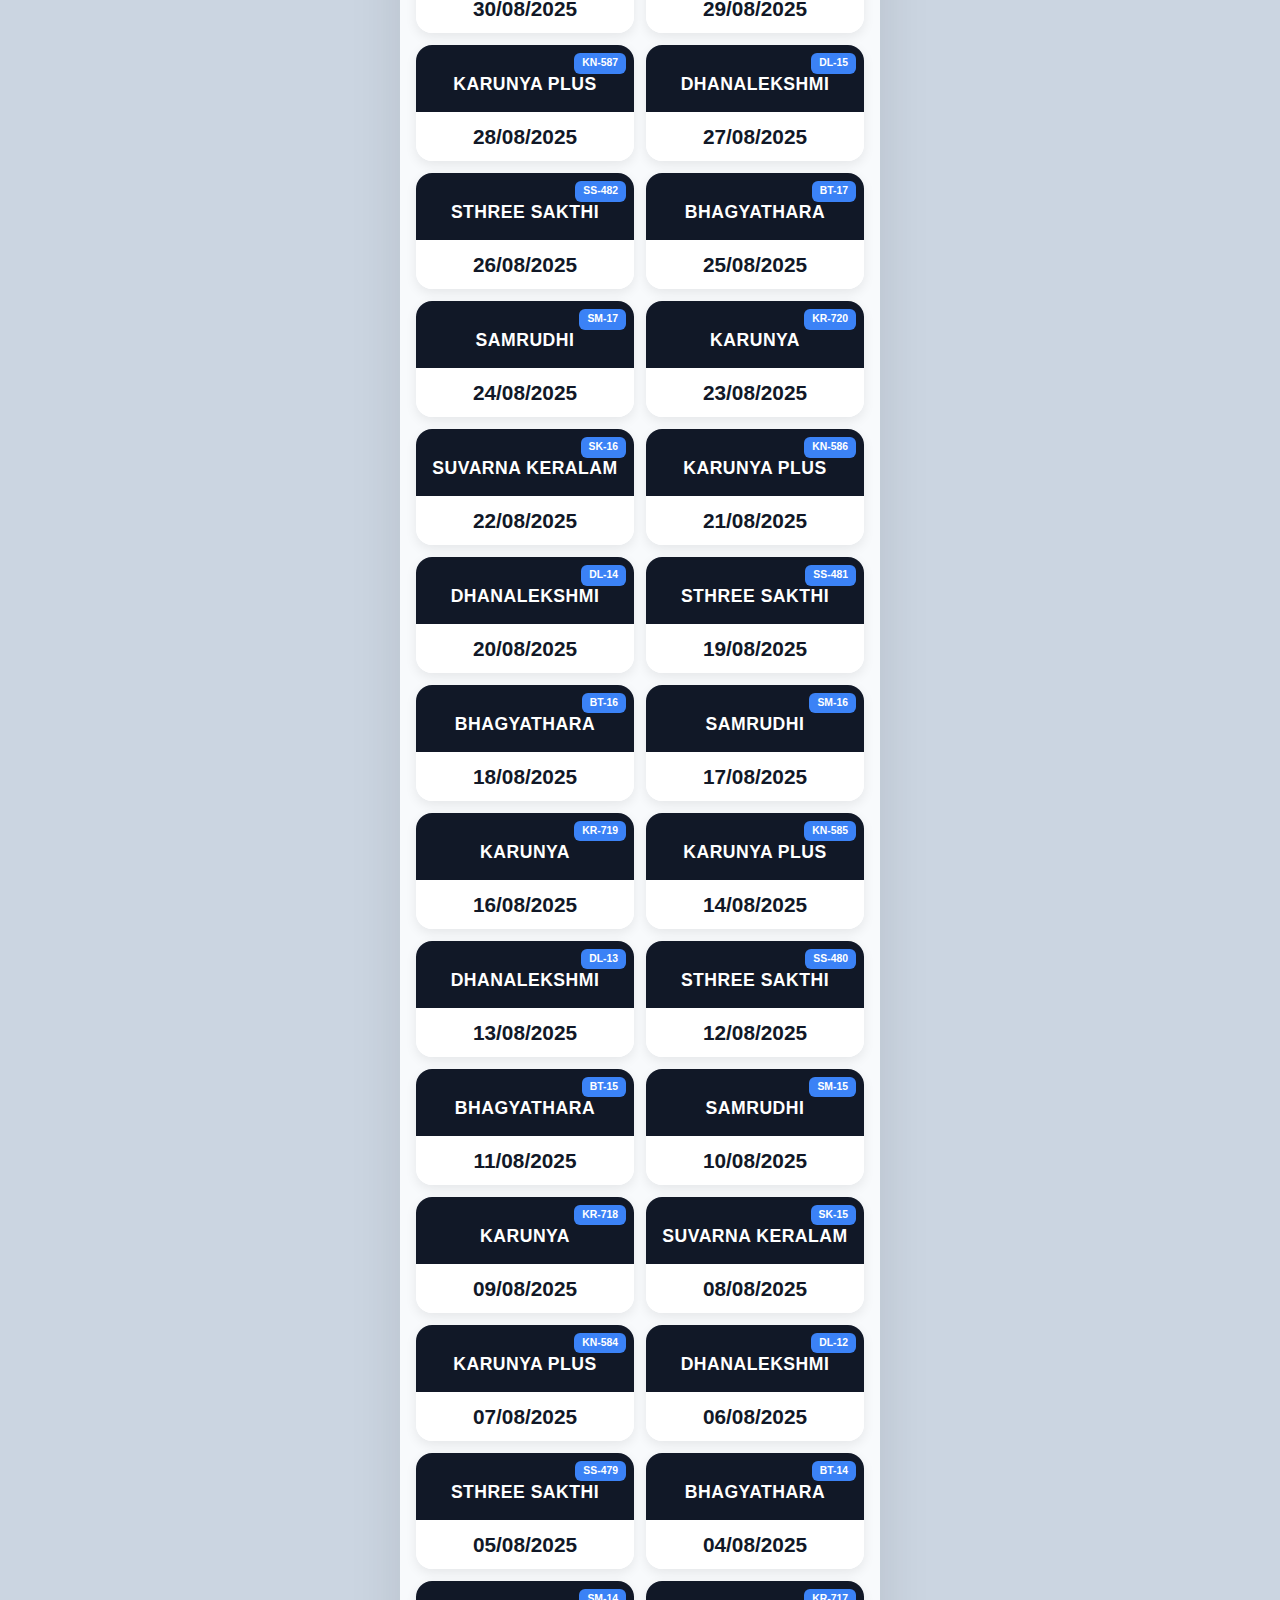
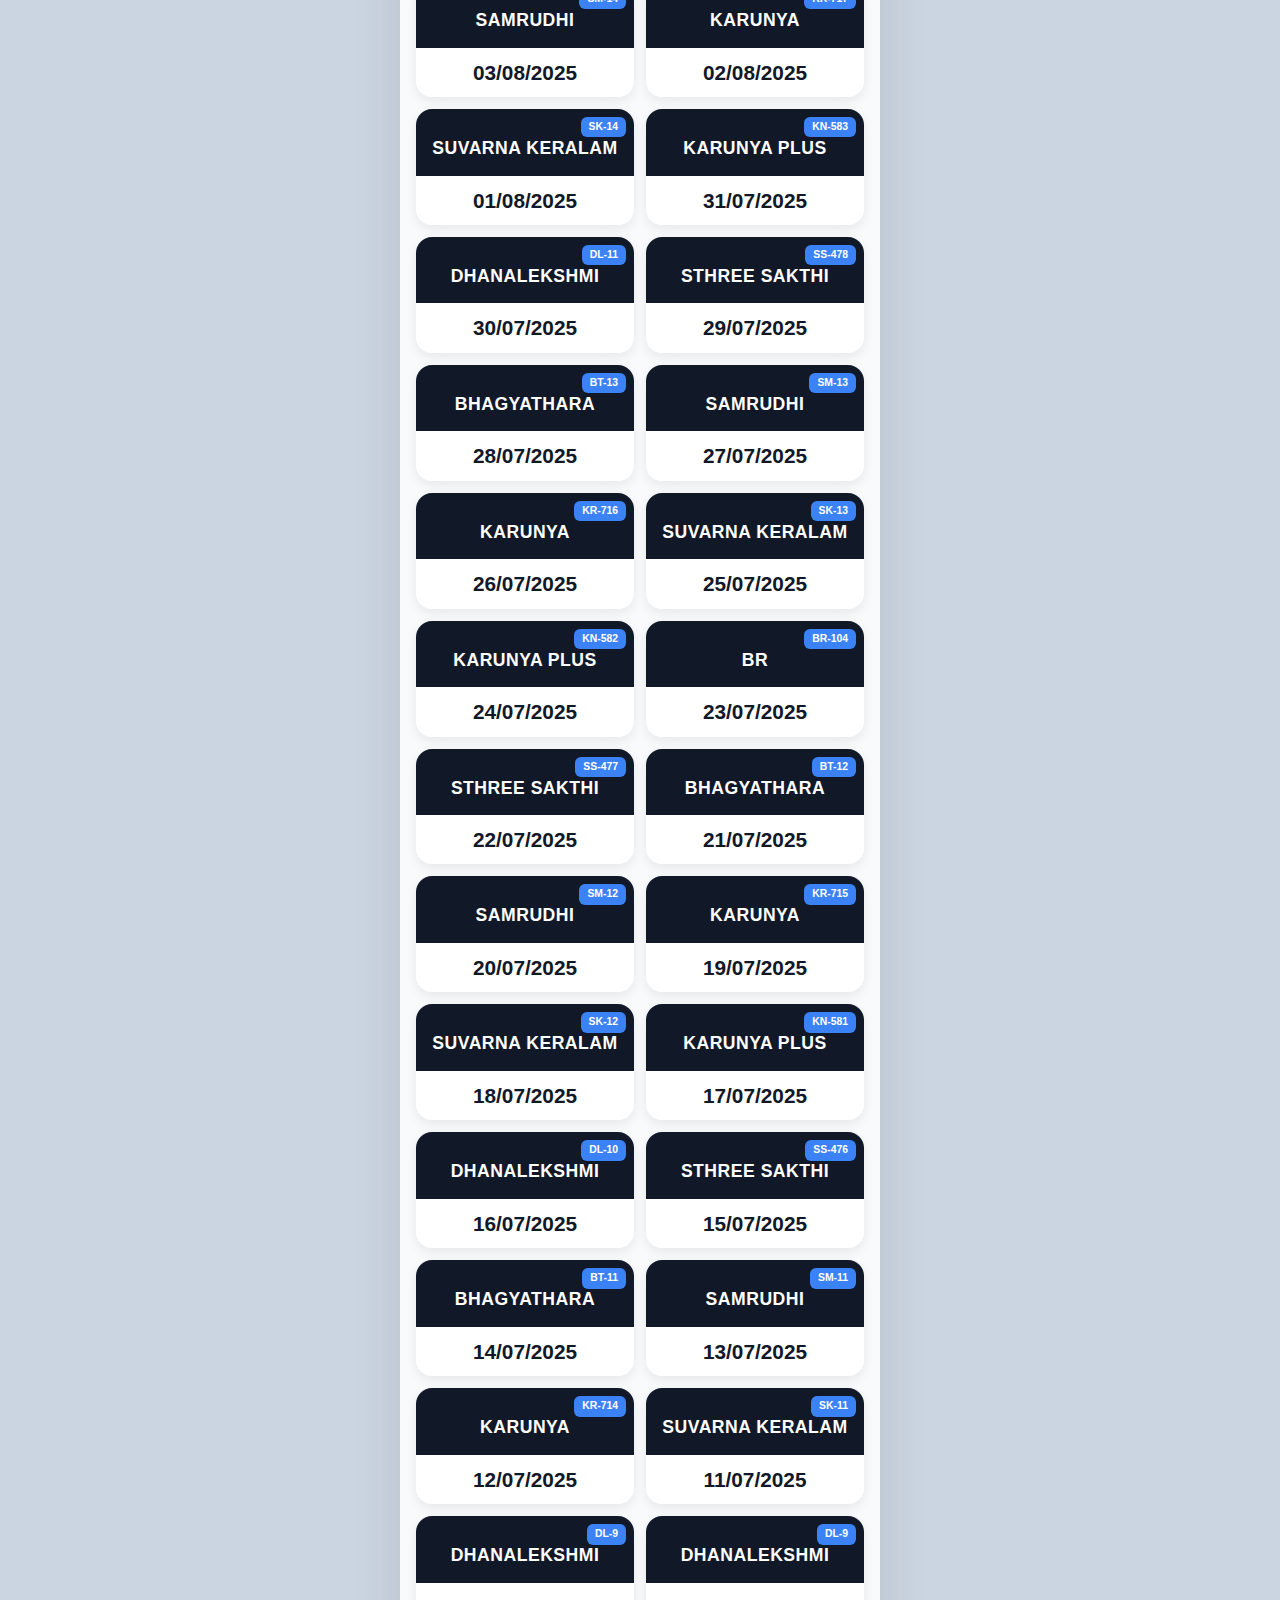
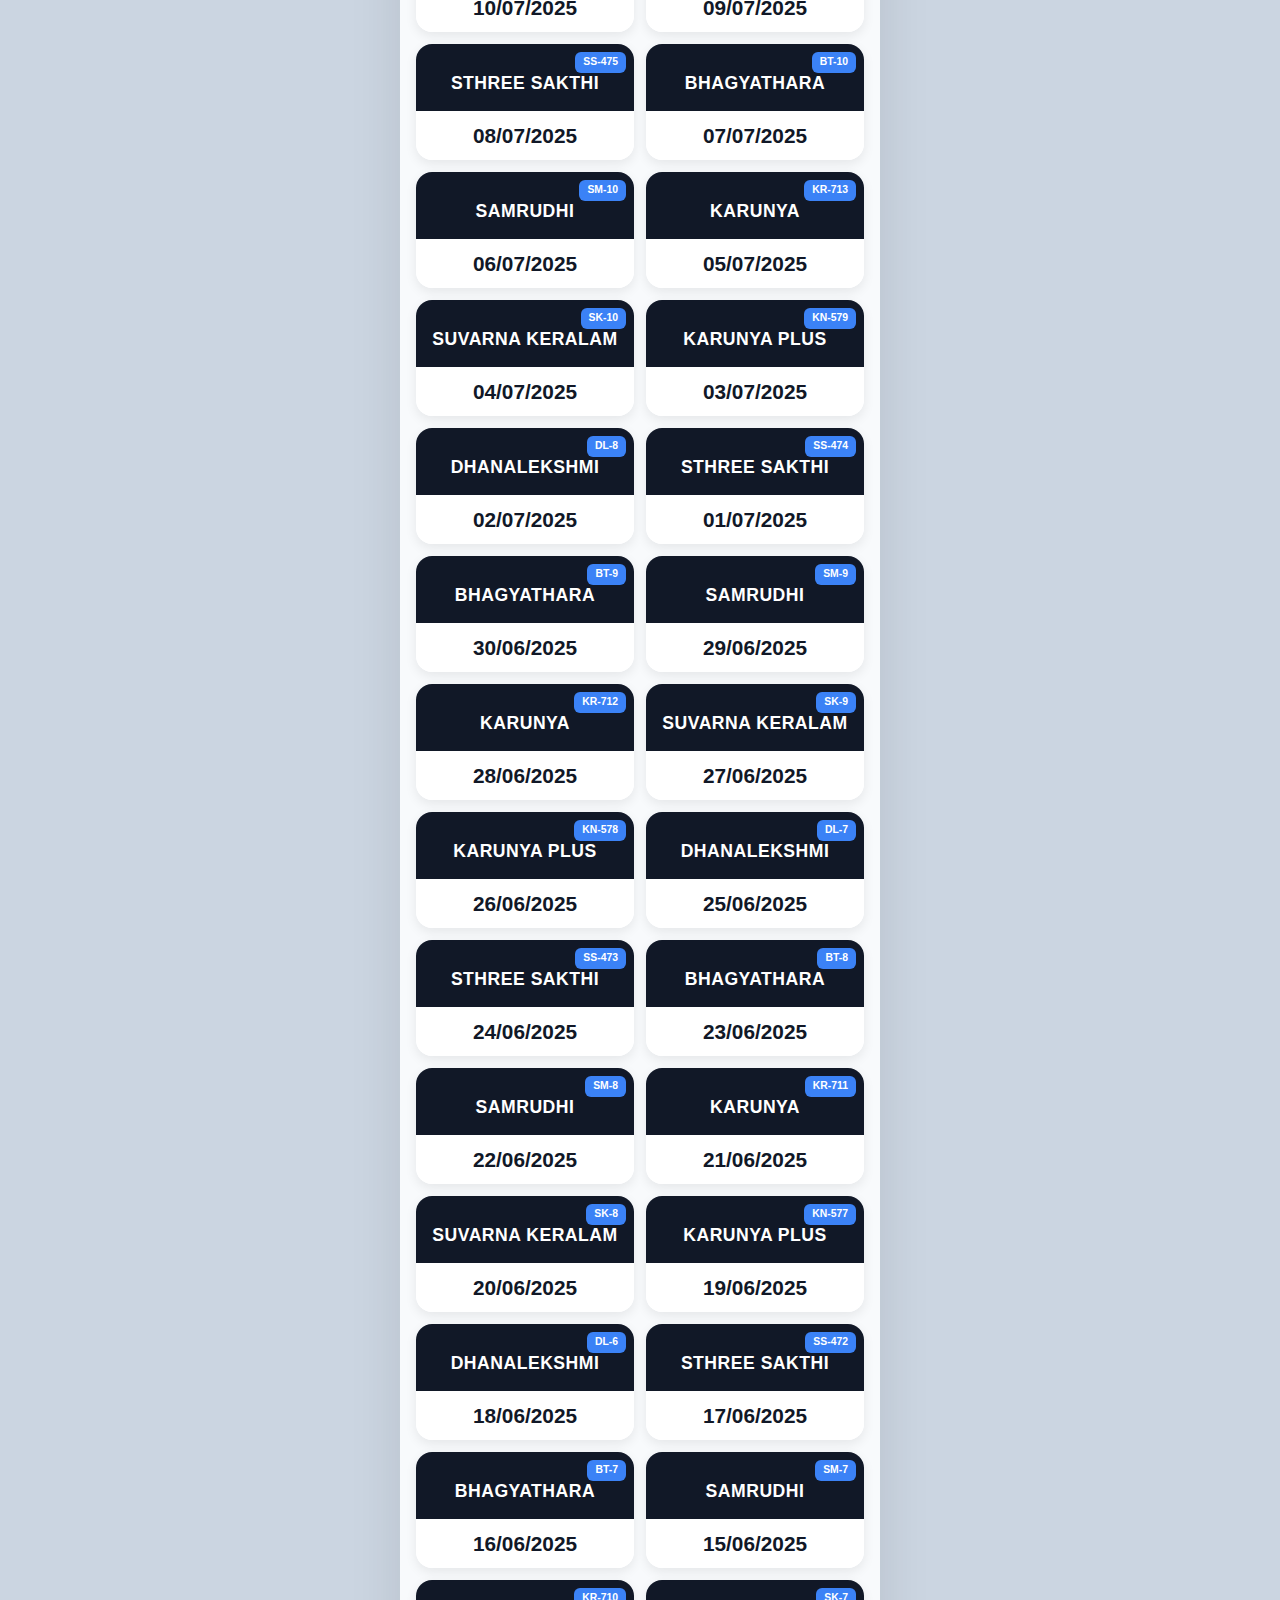
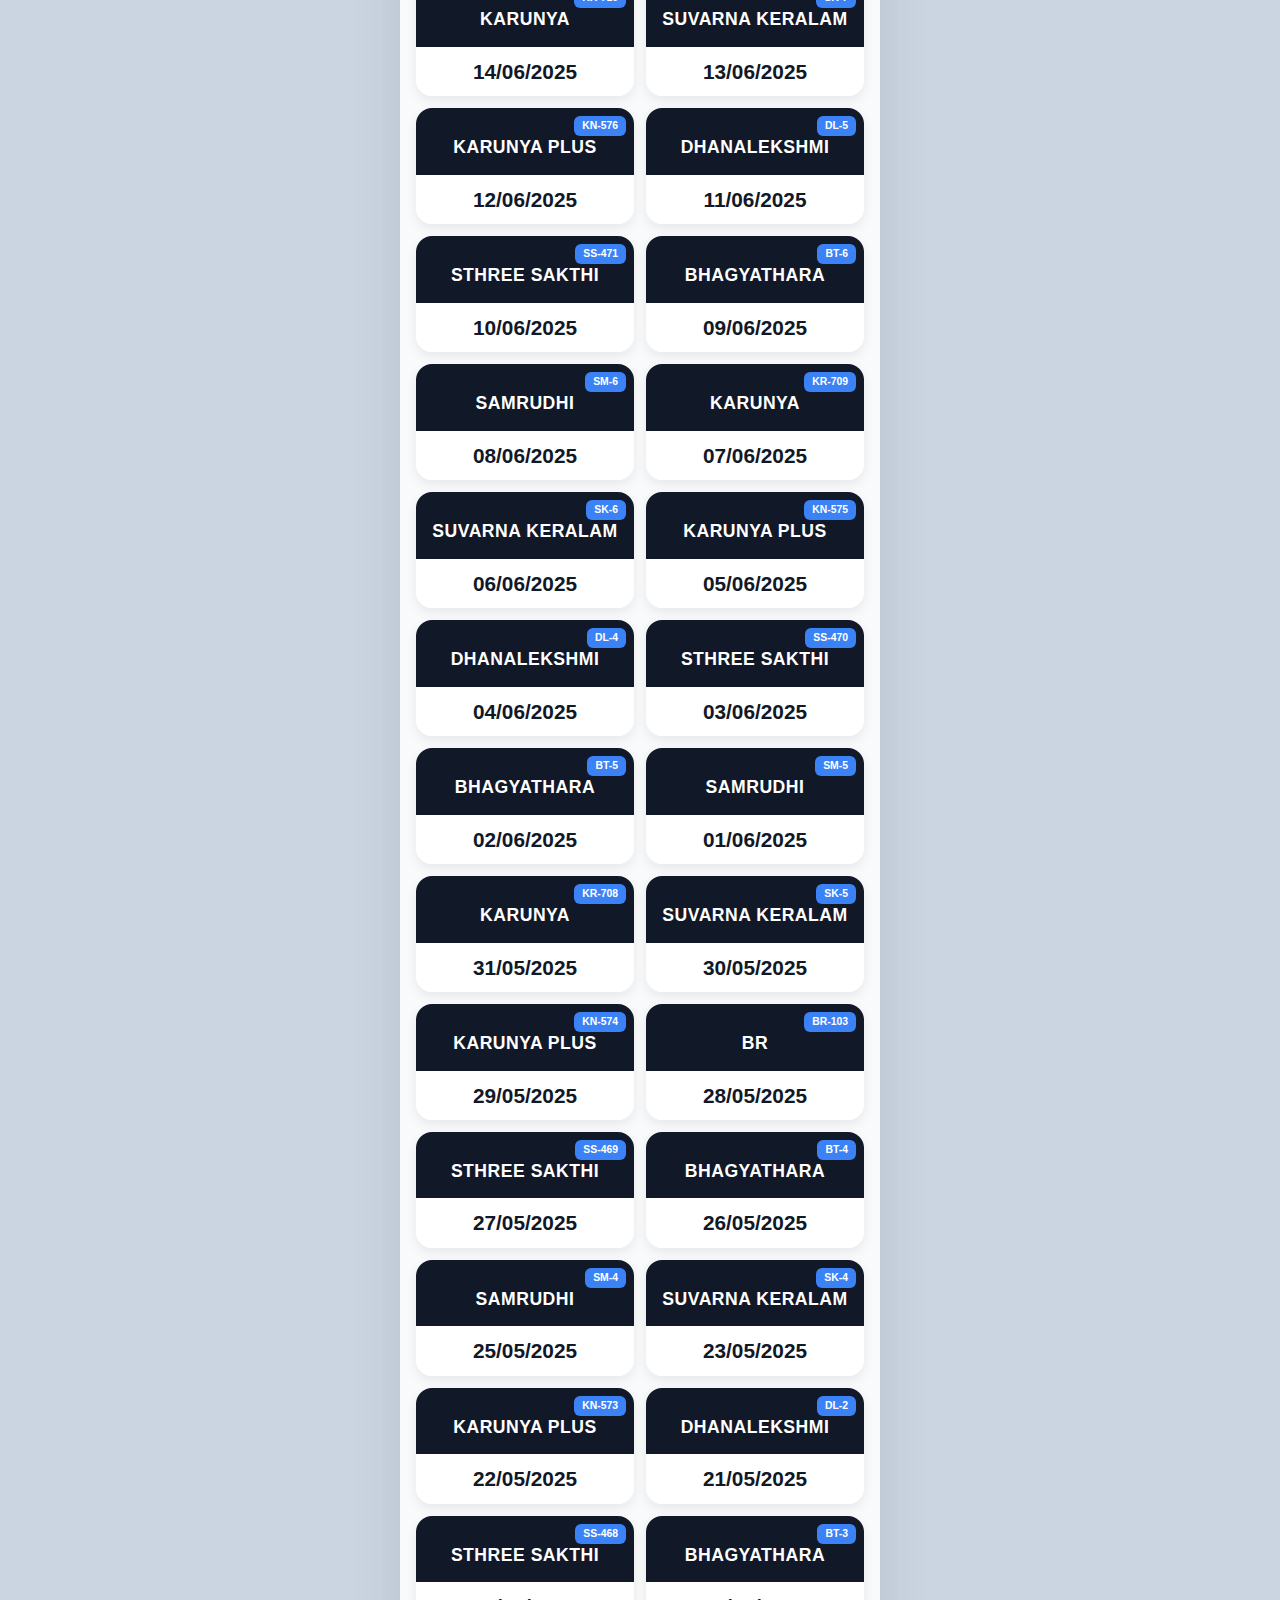
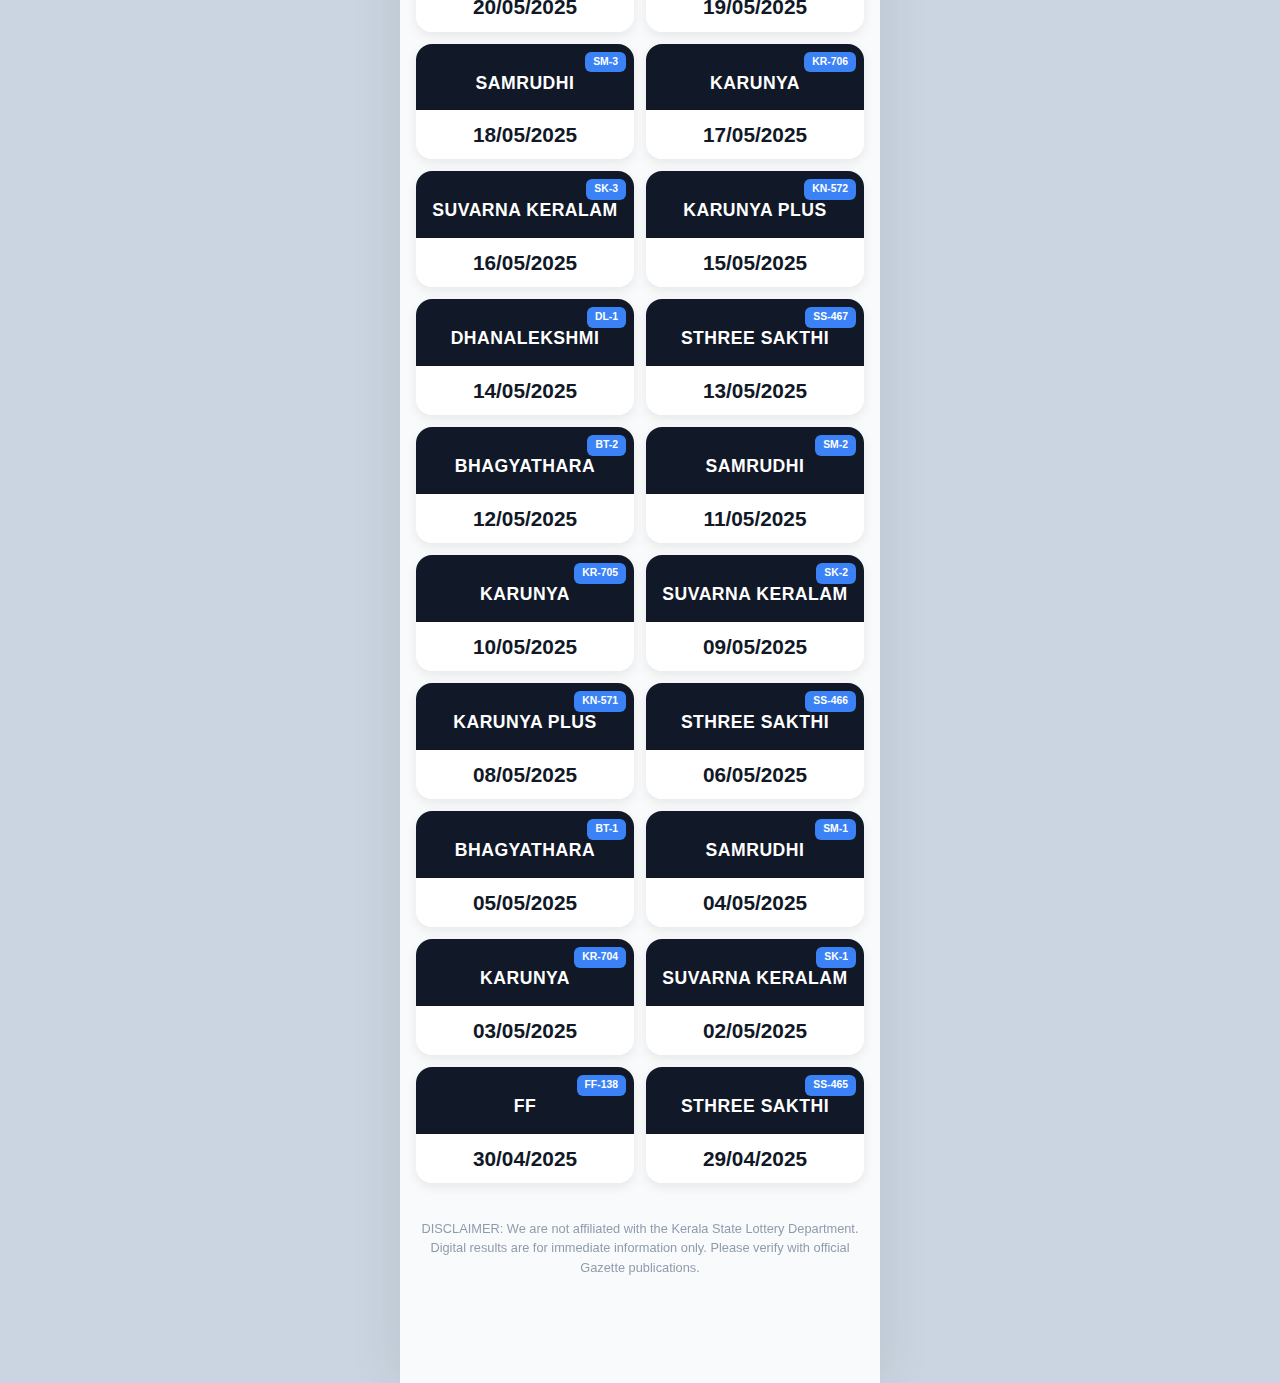
<file: result copy.html>
<!DOCTYPE html>
<html lang="en">

<head>
  <meta charset="UTF-8">
  <meta name="viewport"
    content="width=device-width, initial-scale=1.0, maximum-scale=1.0, user-scalable=no, viewport-fit=cover">
  <title>Draw Details - Kerala Lottery</title>
  <link rel="stylesheet" href="index.css">
  <link href="https://fonts.googleapis.com/icon?family=Material+Icons" rel="stylesheet">
  <style>
    .prize-row {
      display: flex;
      justify-content: space-between;
      align-items: center;
      background: var(--card-bg);
      padding: 12px 16px;
      border-bottom: 1px solid var(--border);
    }

    .prize-label {
      font-size: 0.8rem;
      font-weight: 700;
      color: var(--text-muted);
      text-transform: uppercase;
    }

    .prize-val {
      font-size: 1rem;
      font-weight: 800;
      color: var(--accent);
    }

    .winners-box {
      background: var(--bg);
      padding: 12px;
      display: flex;
      flex-wrap: wrap;
      gap: 6px;
    }

    .winner-tag {
      background: var(--card-bg);
      border: 1px solid var(--border);
      padding: 4px 8px;
      border-radius: 6px;
      font-family: monospace;
      font-weight: 700;
      font-size: 0.85rem;
    }

    .winner-tag.highlight {
      background: var(--primary);
      color: white;
      border-color: var(--primary);
    }

    .meta-header {
      padding: 20px 16px;
      text-align: center;
    }

    .meta-header h2 {
      font-size: 1.5rem;
      font-weight: 800;
      color: var(--primary);
    }

    .meta-header p {
      font-size: 0.85rem;
      color: var(--text-muted);
      font-weight: 600;
      margin-top: 4px;
    }
  </style>
</head>

<body>
  <div class="app-shell">
    <header class="app-header">
      <div class="title-group" style="display: flex; align-items: center; gap: 8px;">
        <a href="index.html" style="color: white; text-decoration: none;"><i class="material-icons">arrow_back</i></a>
        <h1>Result Details</h1>
      </div>
      <button class="theme-toggle" id="theme-toggle">
        <i class="material-icons">dark_mode</i>
      </button>
      <div class="lang-selector" id="lang-selector">
        <button class="lang-btn" data-lang="en">EN</button>
        <button class="lang-btn" data-lang="ml">ML</button>
        <button class="lang-btn" data-lang="ta">TA</button>
      </div>
    </header>

    <div class="meta-header" id="meta">
      <h2 id="loto-name">Loading...</h2>
      <p id="loto-meta">Draw No: -- | Date: --</p>
    </div>

    <!-- Search in Result Feature -->
    <div style="padding: 0 16px 16px 16px;">
      <div class="input-group" style="display:flex; gap:8px;">
        <input type="text" id="check-ticket" placeholder="Check number (e.g. 1234 or PN 1234)"
          style="flex:1; padding:12px; border-radius:12px; border:1px solid var(--border); background:var(--card-bg); color:var(--text-main); font-weight:700; outline:none; text-transform: uppercase;">
        <button onclick="checkResult()"
          style="background:var(--primary); color:white; border:none; padding:0 20px; border-radius:12px; font-weight:700;">CHECK</button>
      </div>
      <div id="check-msg" style="margin-top:12px; display:none;"></div>
    </div>

    <div class="results-container" style="padding: 0 0 20px 0;">
      <div id="prizes-list">
        <!-- Dynamic Prizes -->
      </div>
    </div>

    <div class="disclaimer">
      <p>RESULT DISCLAIMER: Please verify all prize claims with the Kerala State Lottery Department's official Gazette.
        We are not responsible for transcription errors.</p>
    </div>

    <nav class="bottom-nav">
      <a href="index.html" class="nav-item active">
        <i class="material-icons">home</i>
        <span>Results</span>
      </a>
      <a href="live.html" class="nav-item">
        <i class="material-icons">live_tv</i>
        <span>Live</span>
      </a>
      <a href="prediction.html" class="nav-item">
        <i class="material-icons">star</i>
        <span>Lucky</span>
      </a>
      <a href="search.html" class="nav-item">
        <i class="material-icons">search</i>
        <span>Search</span>
      </a>
      <a href="downloads.html" class="nav-item">
        <i class="material-icons">picture_as_pdf</i>
        <span>Download</span>
      </a>
    </nav>
  </div>
  <script>
    let currentData = null;

    async function init() {
      const getParam = (name) => {
        return new URLSearchParams(window.location.search).get(name);
      };

      const file = getParam('file');

      if (!file) {
        window.location.replace('index.html');
        return;
      }

      try {
        const res = await fetch('note/' + file);
        if (!res.ok) throw new Error("File not found");
        currentData = await res.json(); // Store global for search
        render(currentData);
      } catch (e) {
        console.error(e);
        document.getElementById('loto-name').textContent = "Result Not Found";
      }
    }

    function checkResult() {
      const num = document.getElementById('check-ticket').value.trim();
      const msgBox = document.getElementById('check-msg');

      if (!num || num.length < 4) {
        alert("Please enter at least last 4 digits");
        return;
      }

      let foundPrize = null;
      let matchedFull = null;

      // Search logic
      const order = ['1st_prize', 'consolation_prize', '2nd_prize', '3rd_prize', '4th_prize', '5th_prize', '6th_prize', '7th_prize', '8th_prize', '9th_prize'];

      for (const key of order) {
        const p = currentData.prizes[key];
        if (!p) continue;

        // Check winners array
        const exactMatch = p.winners.find(w => w.endsWith(num) || w.includes(num)); // flexible matching
        if (exactMatch) {
          foundPrize = p;
          matchedFull = exactMatch;
          break;
        }
      }

      msgBox.style.display = 'block';
      if (foundPrize) {
        msgBox.innerHTML = `
                <div style="background: #ecfdf5; border: 1px solid #10b981; border-radius: 12px; padding: 16px; text-align: center; animation: fadeIn 0.5s;">
                    <i class="material-icons" style="font-size: 3rem; color: #10b981;">emoji_events</i>
                    <h3 style="color: #065f46; font-size: 1.2rem; margin: 8px 0;">CONGRATULATIONS!</h3>
                    <p style="color: #047857; font-weight: 600;">You won ${foundPrize.label}!</p>
                    <p style="font-size: 1.5rem; font-weight: 800; color: #059669; margin-top: 4px;">₹${parseInt(foundPrize.amount).toLocaleString()}</p>
                    <div style="margin-top:8px; font-size:0.8rem; background:white; padding:4px 8px; border-radius:6px; display:inline-block; border:1px solid #a7f3d0; color:#047857;">Ticket: ${matchedFull}</div>
                </div>
            `;
        // Scroll to msg
        msgBox.scrollIntoView({ behavior: 'smooth' });
      } else {
        msgBox.innerHTML = `
                <div style="background: #fef2f2; border: 1px solid #ef4444; border-radius: 12px; padding: 16px; text-align: center; animation: fadeIn 0.3s;">
                    <i class="material-icons" style="font-size: 3rem; color: #ef4444;">sentiment_dissatisfied</i>
                    <h3 style="color: #991b1b; font-size: 1.1rem; margin: 8px 0;">Better Luck Next Time</h3>
                    <p style="color: #b91c1c;">No prize found for number <strong>${num}</strong> in this draw.</p>
                </div>
            `;
      }
    }

    function render(data) {
      document.getElementById('loto-name').textContent = data.lottery_name;
      document.getElementById('loto-meta').textContent = `Draw No: ${data.draw_number} | Date: ${data.draw_date.split('-').reverse().join('/')}`;

      const list = document.getElementById('prizes-list');
      const order = ['1st_prize', 'consolation_prize', '2nd_prize', '3rd_prize', '4th_prize', '5th_prize', '6th_prize', '7th_prize', '8th_prize', '9th_prize'];

      order.forEach(key => {
        const prize = data.prizes[key];
        if (!prize) return;

        const row = document.createElement('div');
        row.className = 'prize-row';
        row.innerHTML = `
                    <div class="prize-label">${prize.label || key.replace('_', ' ')}</div>
                    <div class="prize-val">₹${parseInt(prize.amount).toLocaleString()}</div>
                `;

        const winBox = document.createElement('div');
        winBox.className = 'winners-box';
        winBox.innerHTML = prize.winners.map(w => `<span class="winner-tag">${w}</span>`).join('');

        list.appendChild(row);
        list.appendChild(winBox);
      });
    }
    init();
  </script>
  <script src="app.js"></script> <!-- Theme Support -->
</body>

</html>
</file>
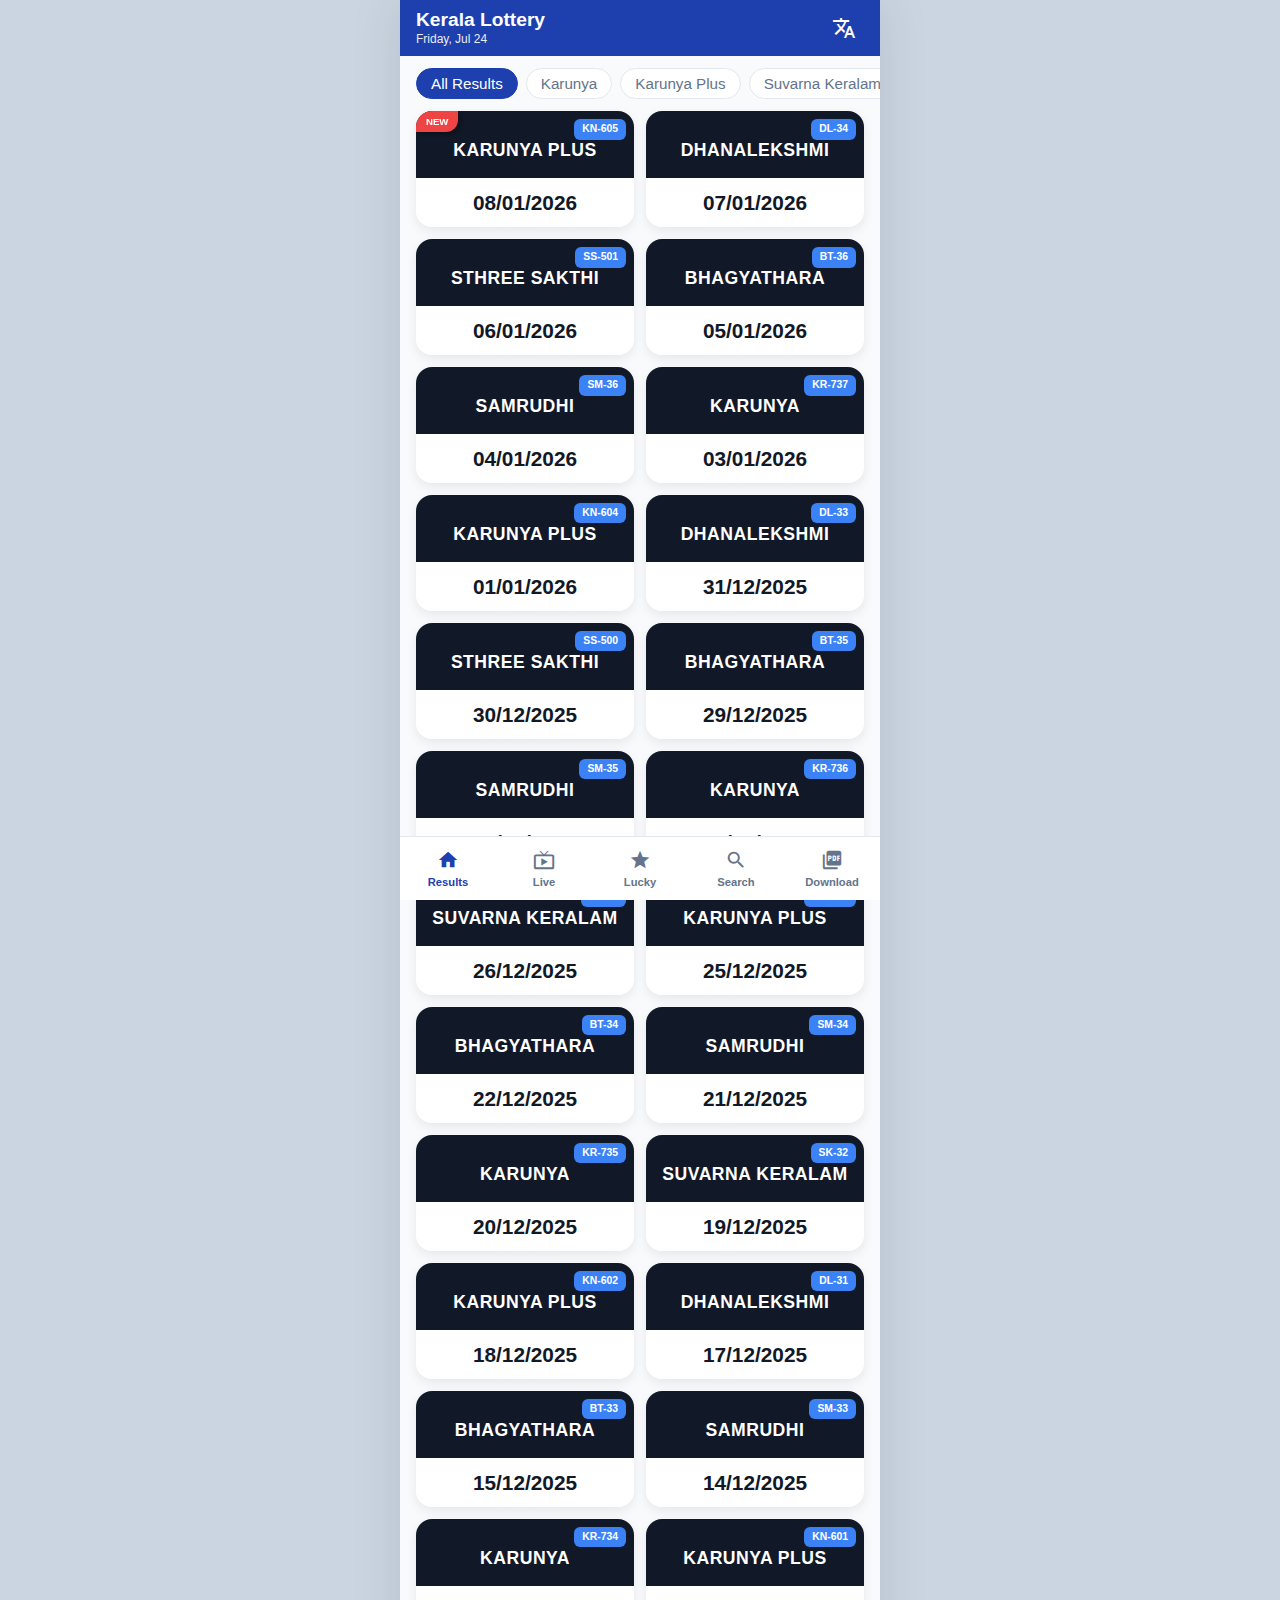
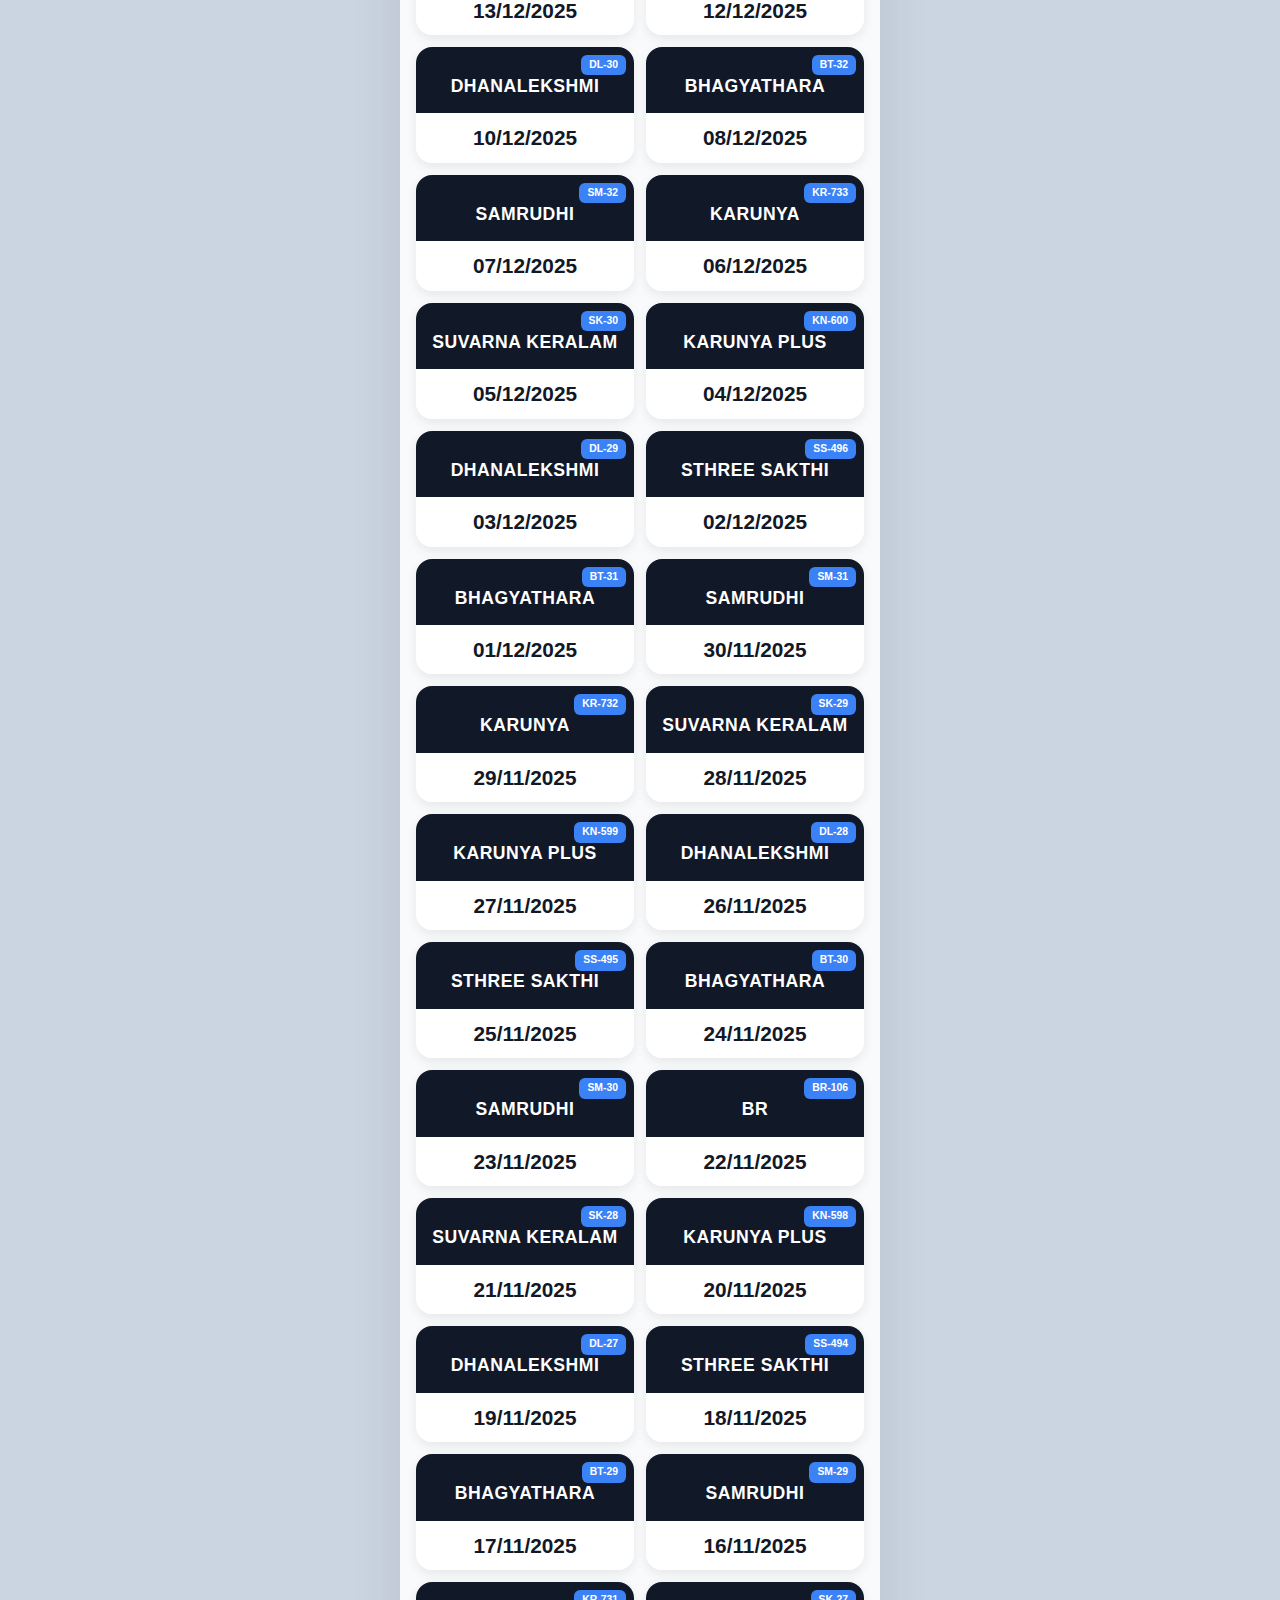
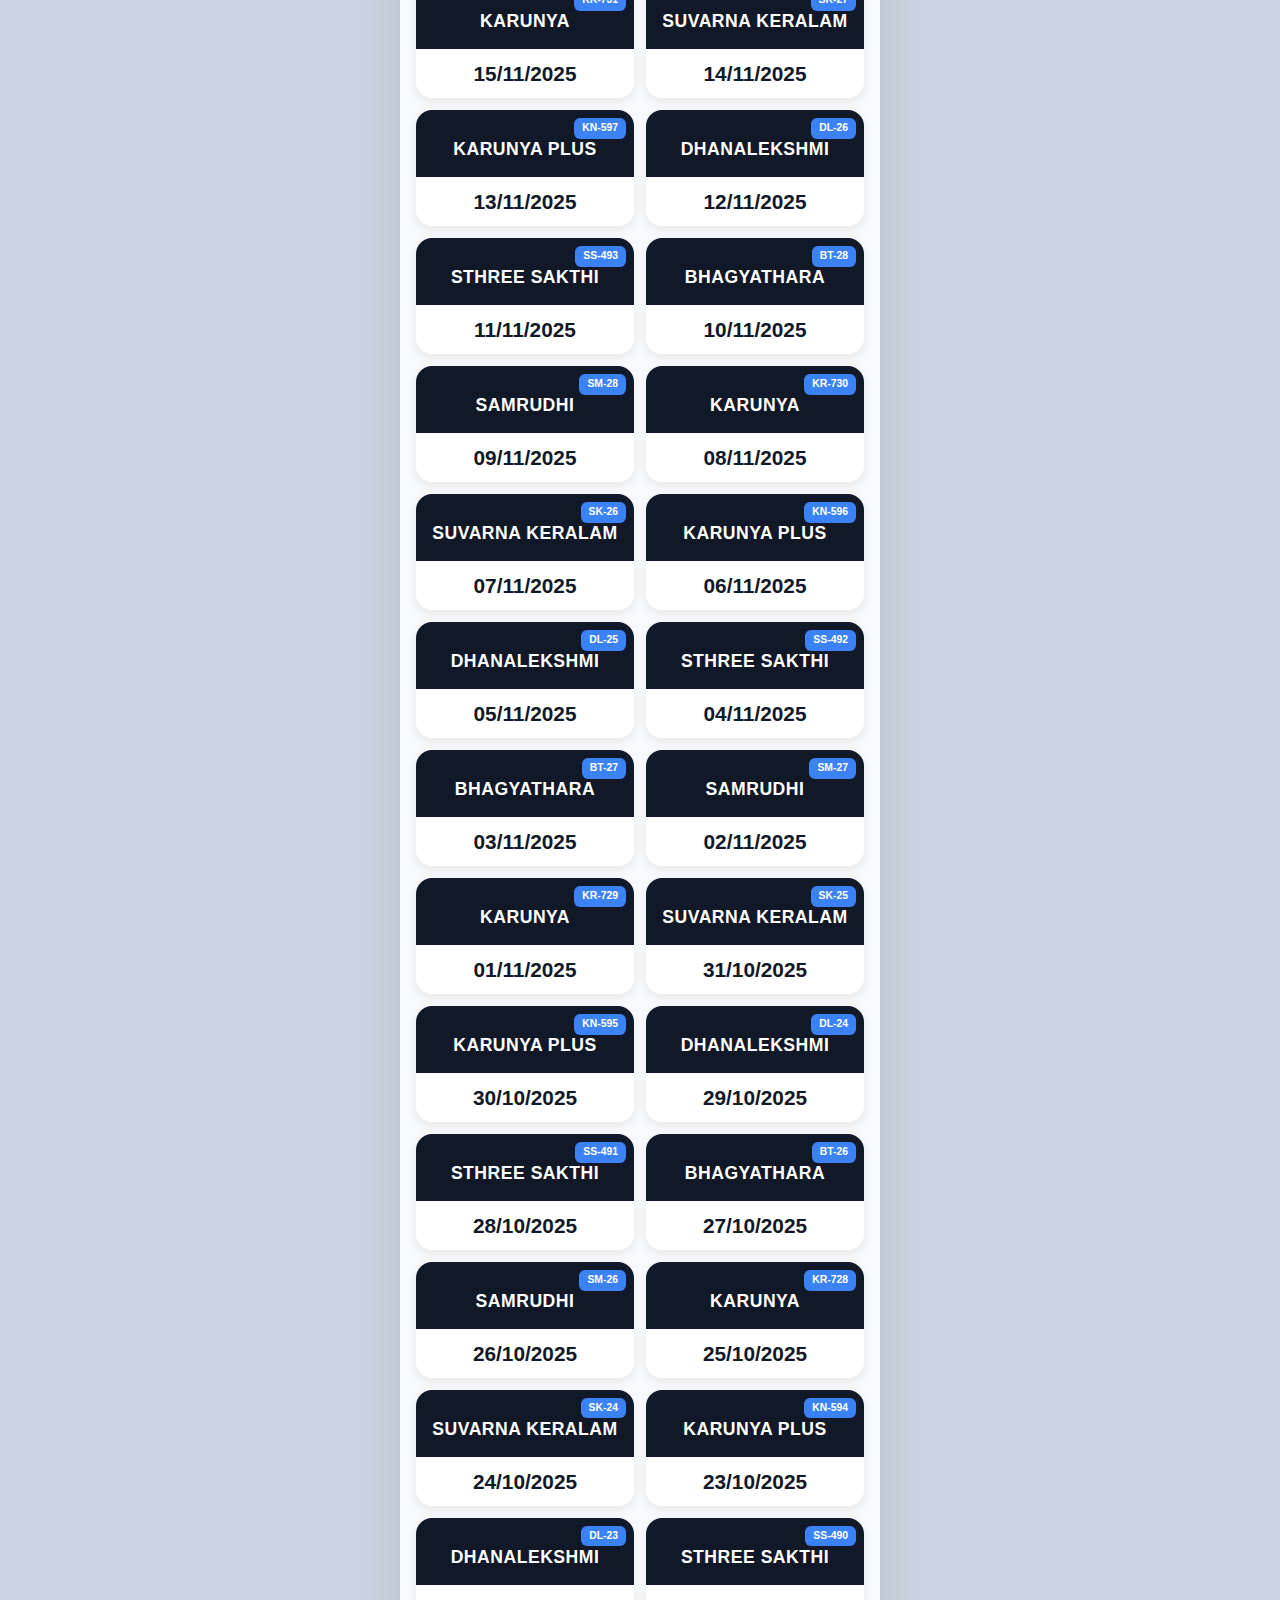
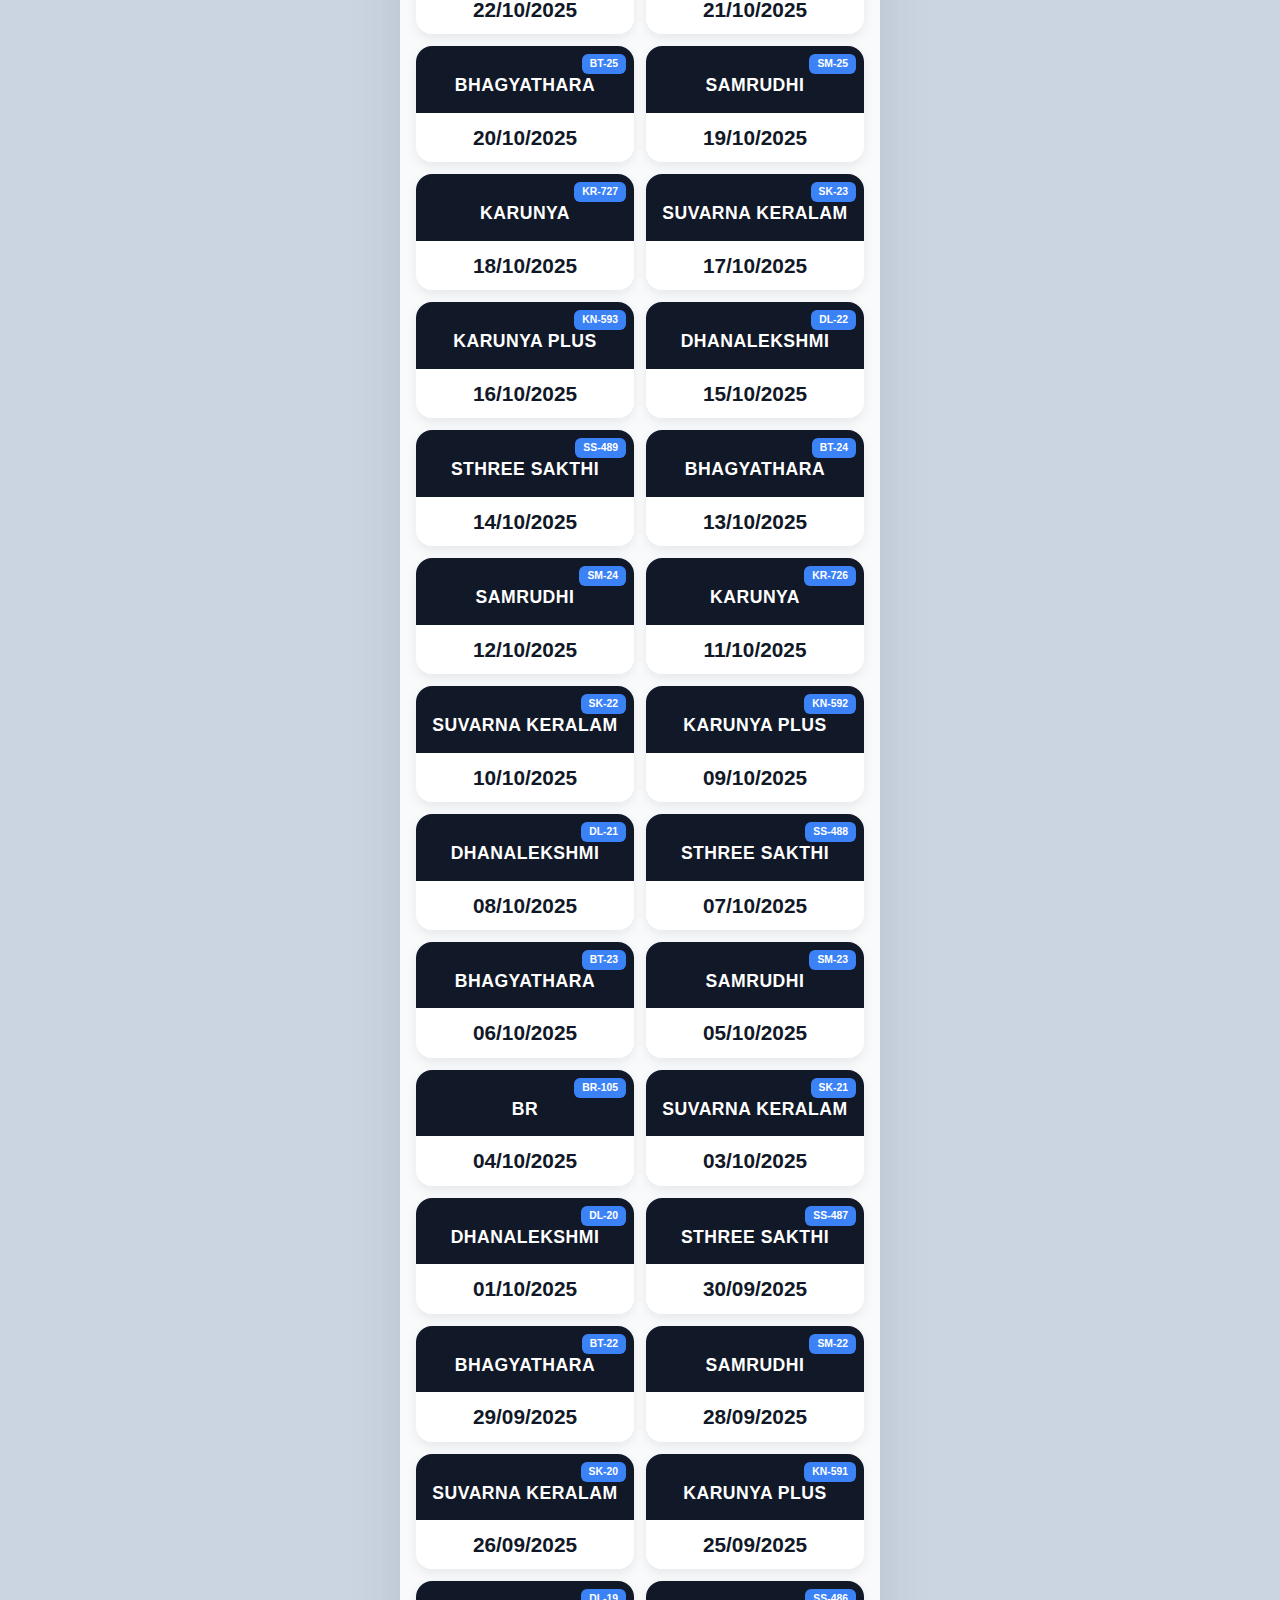
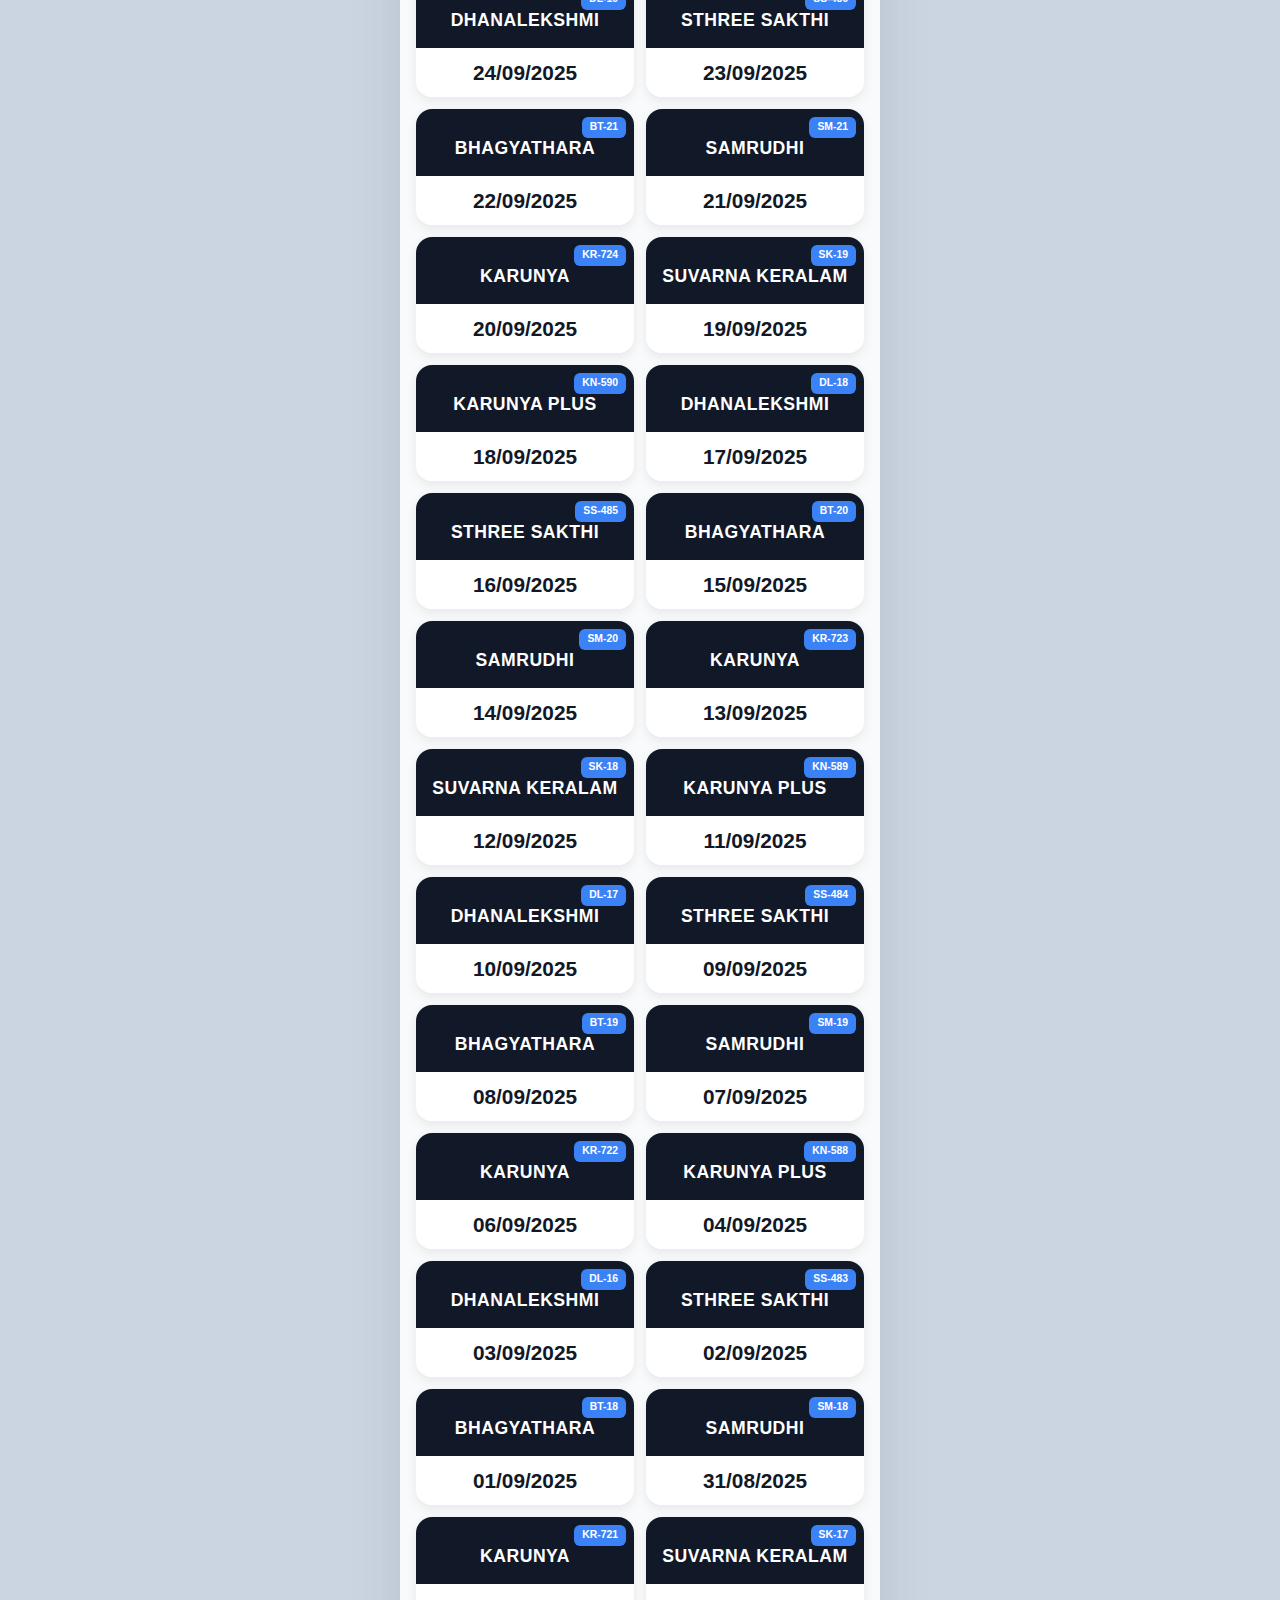
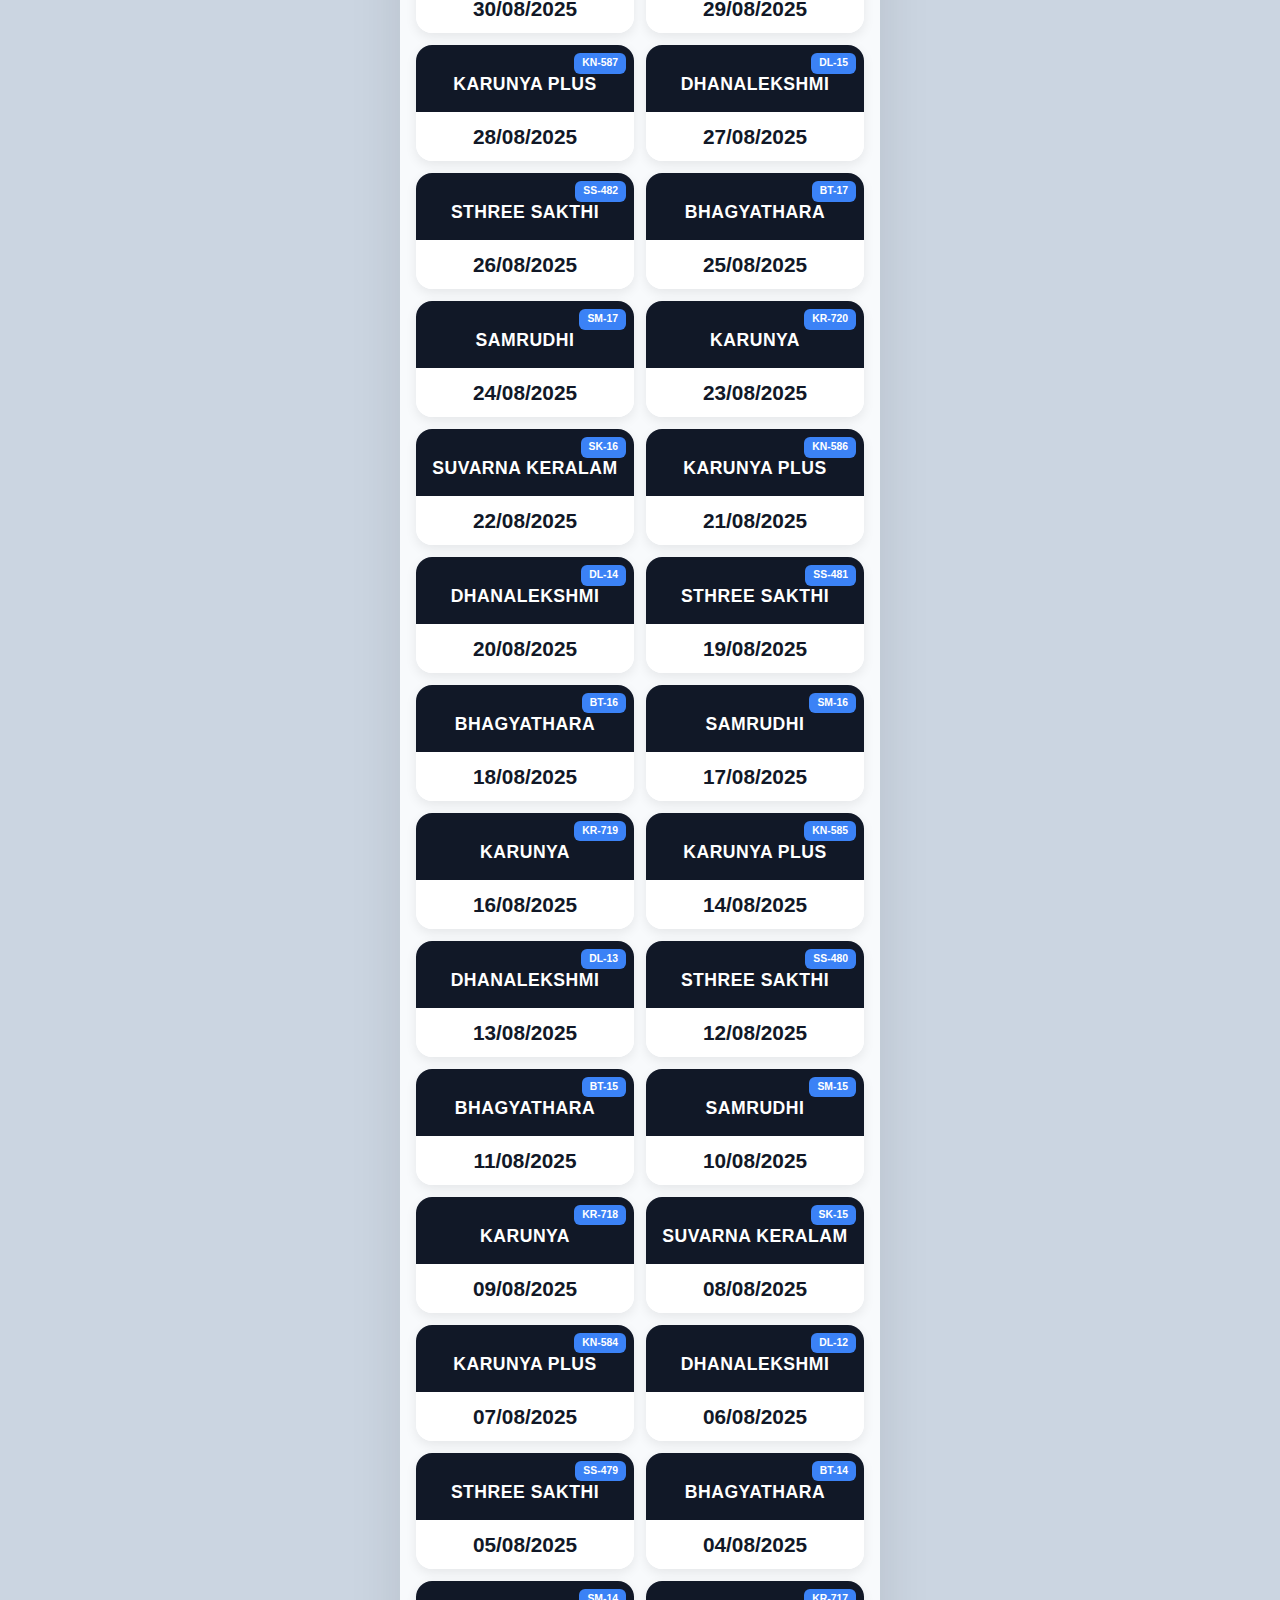
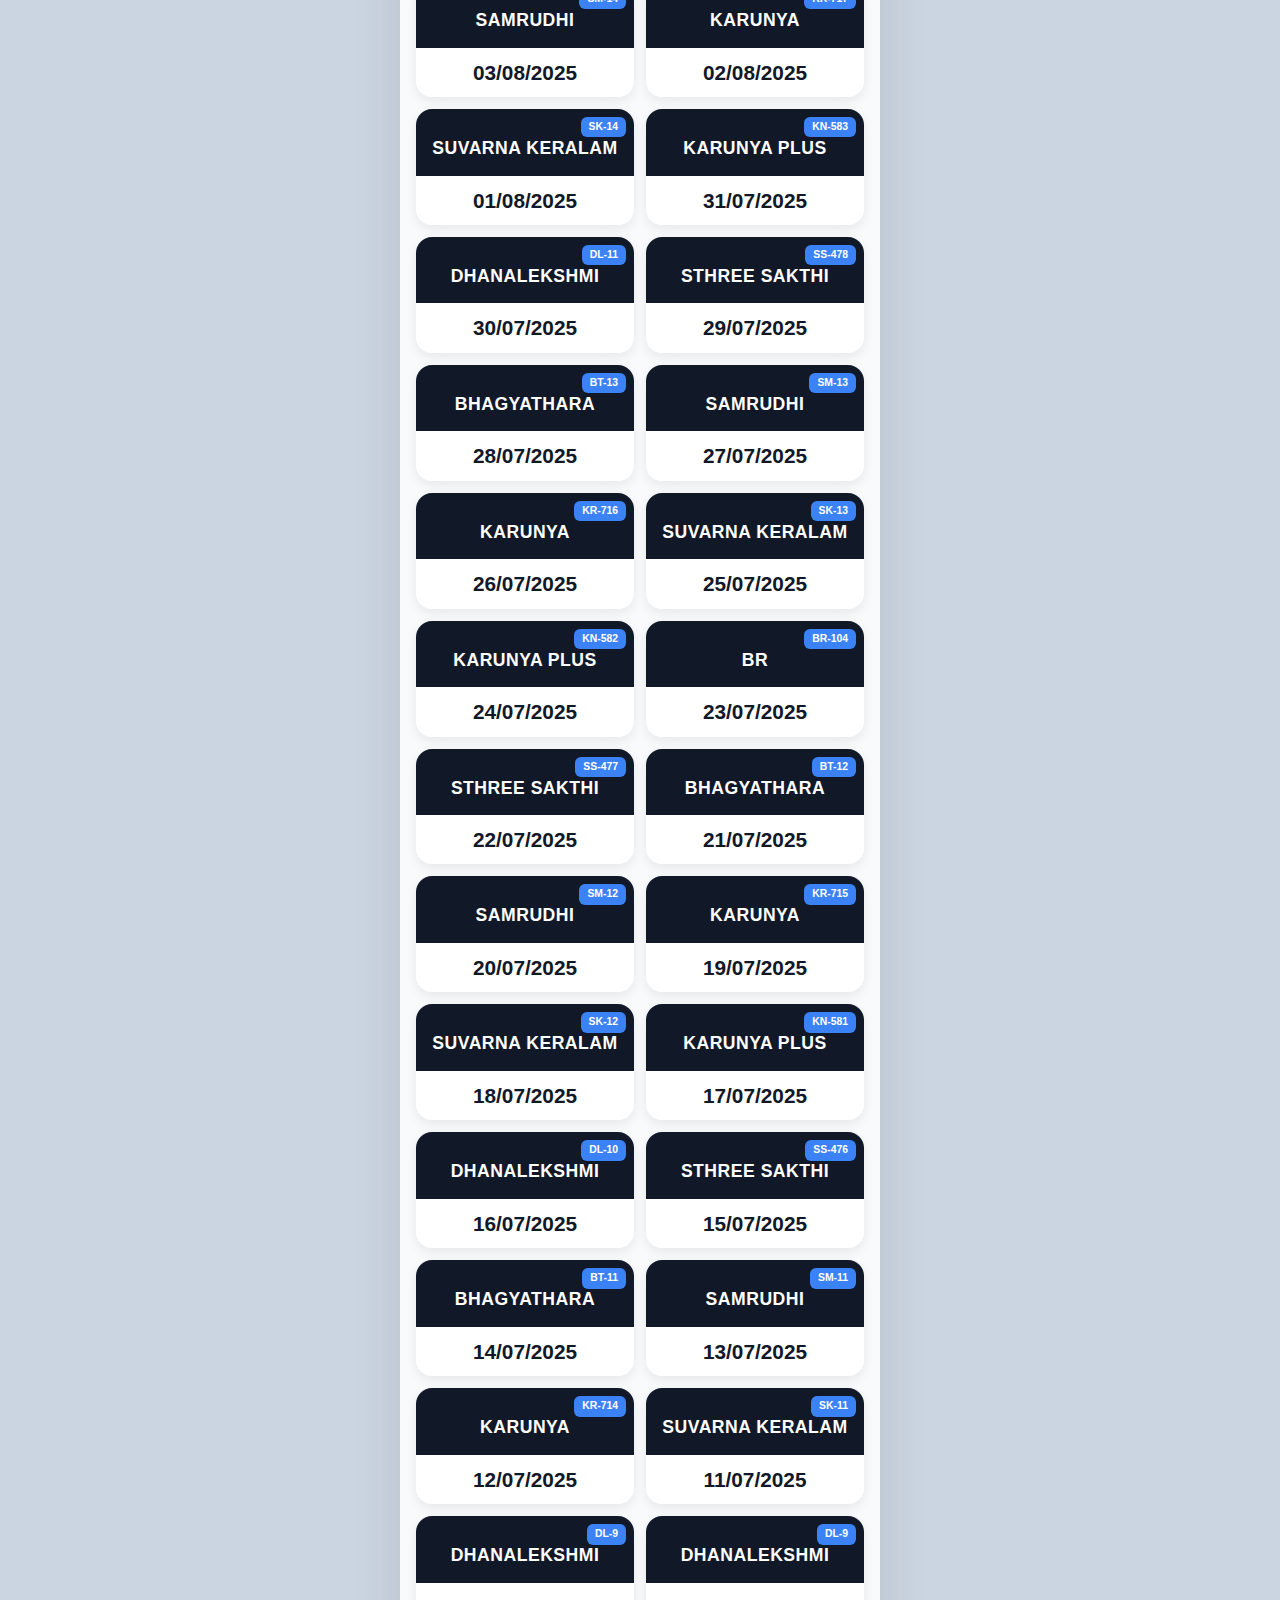
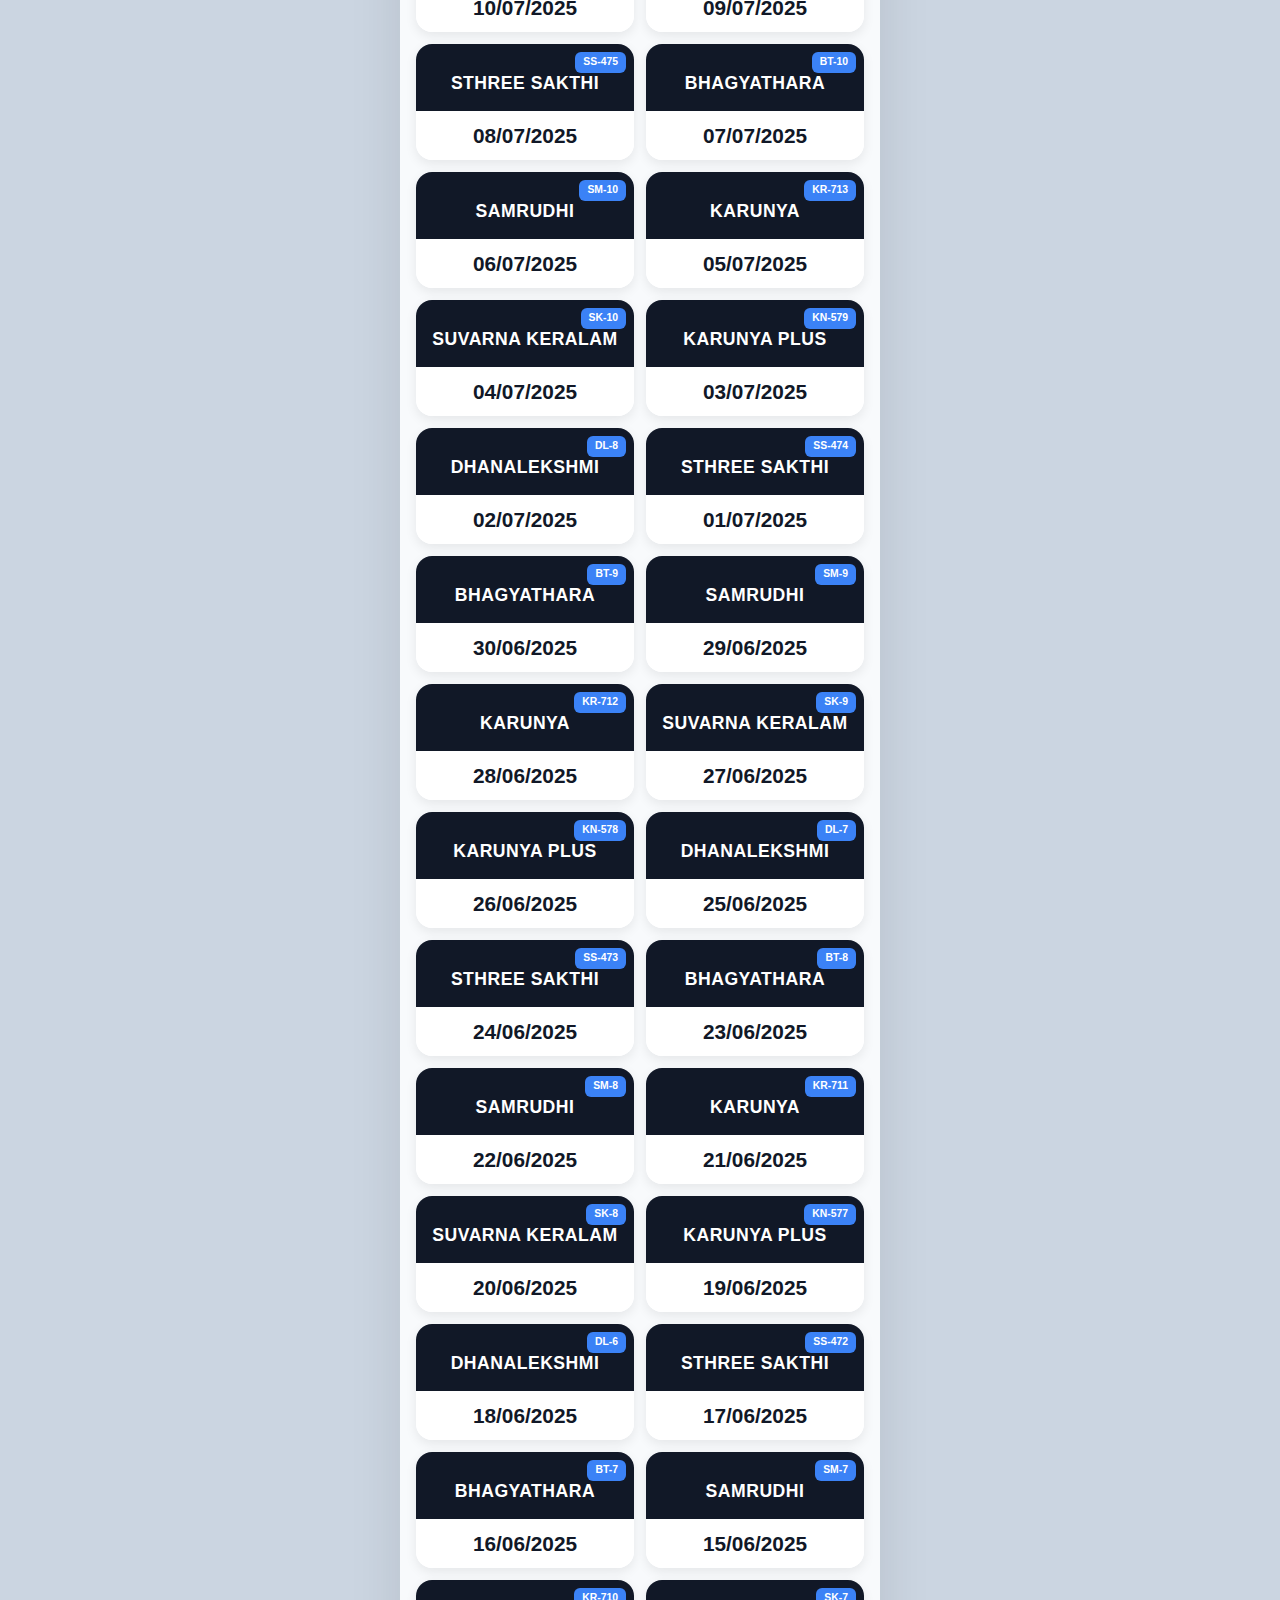
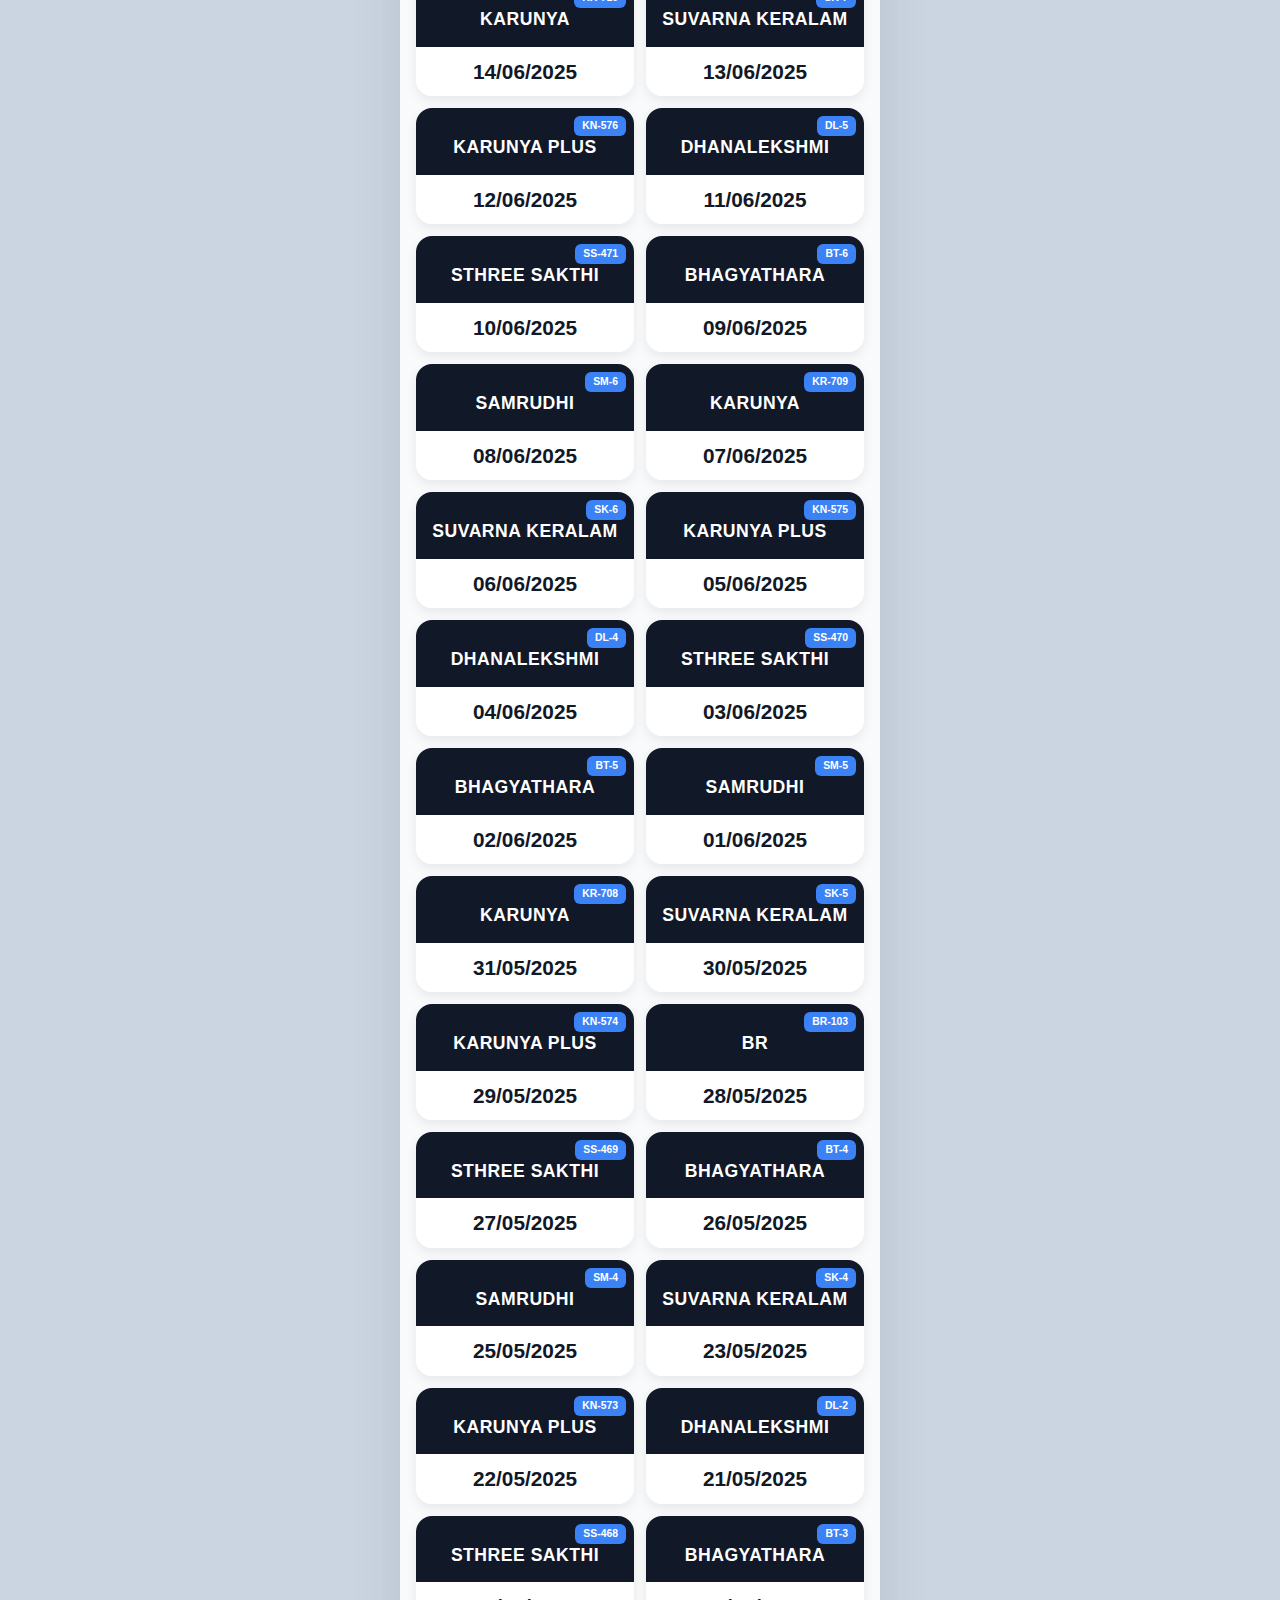
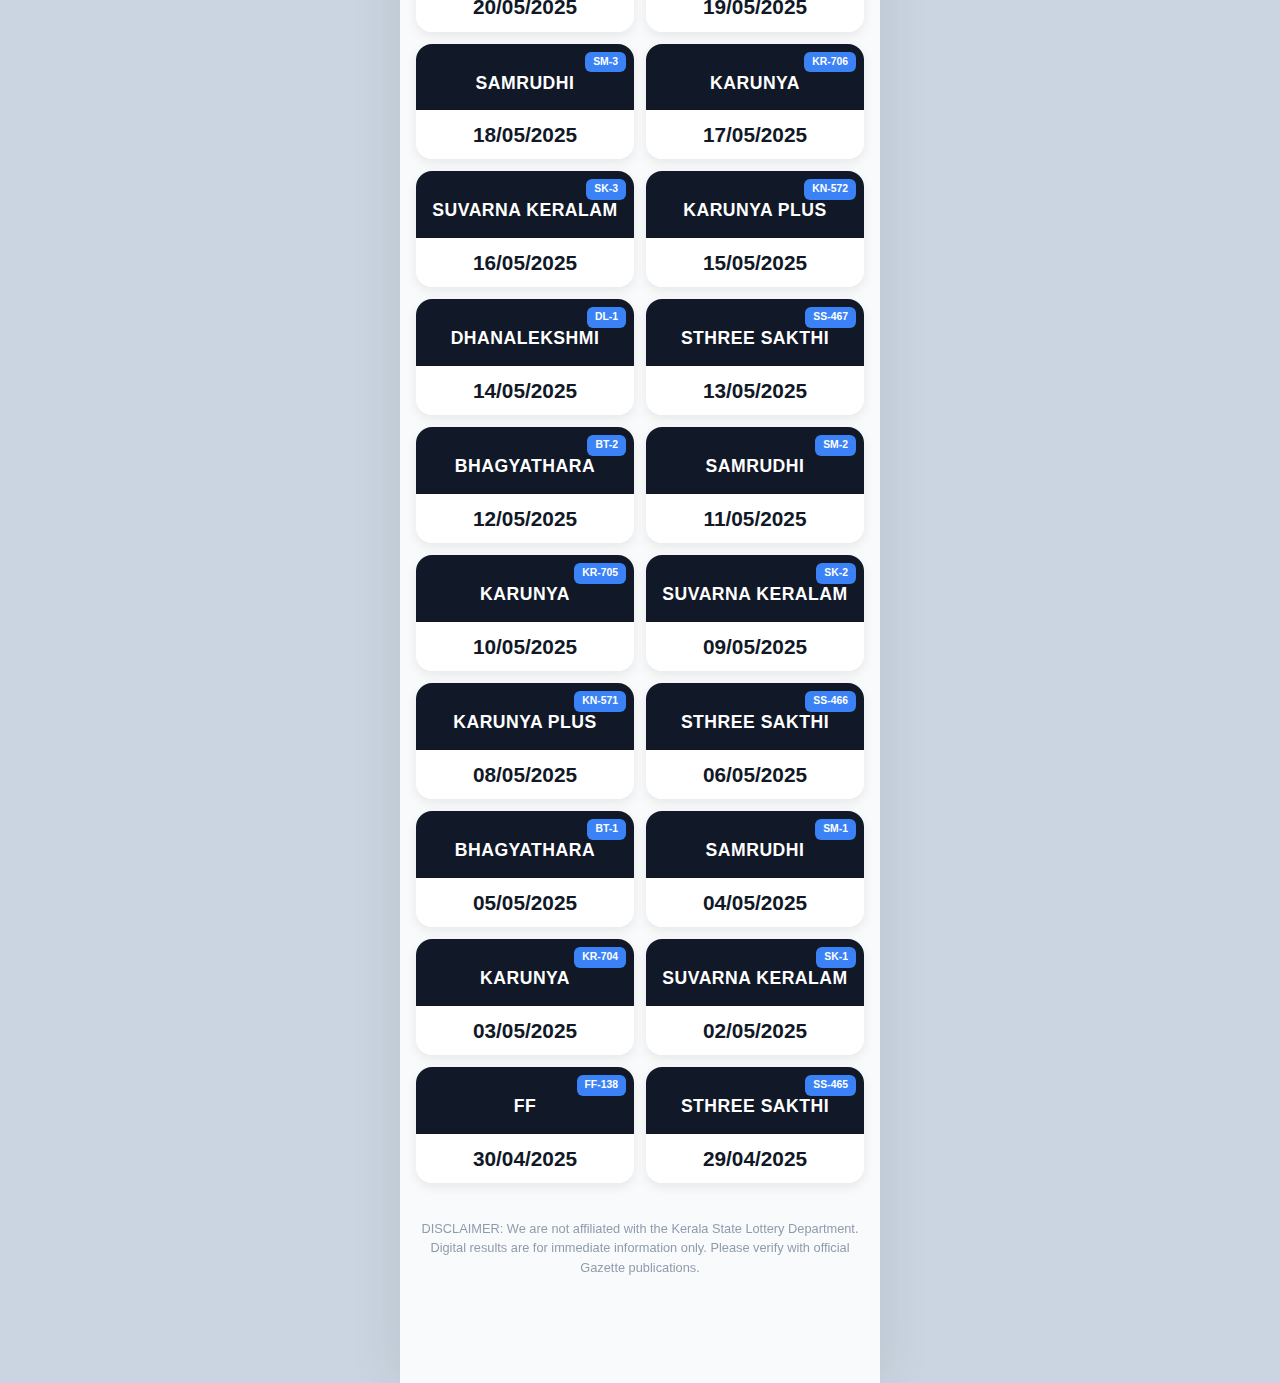
<file: result.html>
<!DOCTYPE html>
<html lang="en">

<head>
  <meta charset="UTF-8">
  <meta name="viewport"
    content="width=device-width, initial-scale=1.0, maximum-scale=1.0, user-scalable=no, viewport-fit=cover">
  <title>Draw Details - Kerala Lottery</title>
  <link rel="stylesheet" href="index.css">
  <link href="https://fonts.googleapis.com/icon?family=Material+Icons" rel="stylesheet">
  <style>
    .prize-block {
      background: var(--card-bg);
      border-radius: 16px;
      margin-bottom: 12px;
      padding: 0;
      overflow: hidden;
      box-shadow: 0 4px 12px rgba(0, 0, 0, 0.05);
      border: 1px solid var(--border);
    }

    .prize-row {
      display: flex;
      justify-content: space-between;
      align-items: center;
      background: linear-gradient(to right, var(--primary-light), transparent);
      padding: 12px 16px;
      border-bottom: 1px solid var(--border);
    }

    .prize-label {
      font-size: 1.05rem;
      font-weight: 800;
      color: var(--primary);
      text-transform: uppercase;
      letter-spacing: 0.5px;
    }

    .prize-val {
      font-size: 1.25rem;
      font-weight: 900;
      color: var(--accent);
      background: rgba(34, 197, 94, 0.1);
      padding: 4px 10px;
      border-radius: 8px;
    }

    .winners-box {
      background: var(--card-bg);
      padding: 16px;
      display: grid;
      gap: 8px;
    }

    /* 4-digit numbers: 5 columns */
    .winners-box.cols-5 {
      grid-template-columns: repeat(5, 1fr);
    }

    /* 6-digit numbers: 3 columns */
    .winners-box.cols-3 {
      grid-template-columns: repeat(3, 1fr);
    }

    /* Fallback/Responsiveness */
    @media (max-width: 400px) {
      .winners-box.cols-5 {
        grid-template-columns: repeat(4, 1fr);
      }

      .winners-box.cols-3 {
        grid-template-columns: repeat(2, 1fr);
      }
    }

    .winner-tag {
      background: var(--bg);
      border: 1px solid var(--border);
      padding: 10px 4px;
      border-radius: 6px;
      font-family: 'Roboto Mono', monospace;
      font-weight: 700;
      font-size: 1.15rem;
      color: var(--text-main);
      text-align: center;
      display: flex;
      justify-content: center;
      align-items: center;
      box-shadow: 0 2px 4px rgba(0, 0, 0, 0.03);
    }

    body.dark .winner-tag {
      background: #1e293b;
      border-color: #334155;
      color: #f1f5f9;
    }

    .winner-tag.highlight {
      background: var(--primary);
      color: white;
      border-color: var(--primary);
    }

    .meta-header {
      padding: 20px 16px;
      text-align: center;
    }

    .meta-header h2 {
      font-size: 1.7rem;
      font-weight: 800;
      color: var(--primary);
    }

    .meta-header p {
      font-size: 1rem;
      color: var(--text-muted);
      font-weight: 600;
      margin-top: 4px;
    }
  </style>
</head>

<body>
  <div class="app-shell">
    <header class="app-header">
      <div class="title-group"
        style="display: flex; flex-direction: column; justify-content: center; margin-right: 8px; flex: 1;">
        <div style="display: flex; align-items: center; gap: 8px;">
          <a href="index.html" style="color: white; text-decoration: none;"><i class="material-icons">arrow_back</i></a>
          <h1 style="font-size: 1.2rem; font-weight: 700; margin: 0; line-height: 1.2;">Result Details</h1>
        </div>
      </div>
      <button class="theme-toggle" id="theme-toggle">
        <i class="material-icons">dark_mode</i>
      </button>
      <button class="lang-toggle" id="lang-toggle">
        <i class="material-icons">translate</i>
      </button>
    </header>

    <div class="meta-header" id="meta">
      <h2 id="loto-name">Loading...</h2>
      <p id="loto-meta">Draw No: -- | Date: --</p>
    </div>

    <!-- Search in Result Feature -->
    <div style="padding: 0 16px 16px 16px;">
      <div class="input-group" style="display:flex; gap:8px;">
        <input type="text" id="check-ticket" placeholder="Check number (e.g. 1234 or PN 1234)"
          style="flex:1; padding:12px; border-radius:12px; border:1px solid var(--border); background:var(--card-bg); color:var(--text-main); font-weight:700; outline:none; text-transform: uppercase;">
        <button onclick="checkResult()"
          style="background:var(--primary); color:white; border:none; padding:0 20px; border-radius:12px; font-weight:700;">CHECK</button>
      </div>
      <div id="check-msg" style="margin-top:12px; display:none;"></div>
    </div>

    <div class="results-container" style="padding: 0 0 20px 0;">
      <div id="prizes-list">
        <!-- Dynamic Prizes -->
      </div>
    </div>

    <div class="disclaimer">
      <p>RESULT DISCLAIMER: Please verify all prize claims with the Kerala State Lottery Department's official Gazette.
        We are not responsible for transcription errors.</p>
    </div>

    <nav class="bottom-nav">
      <a href="index.html" class="nav-item active">
        <i class="material-icons">home</i>
        <span>Results</span>
      </a>
      <a href="live.html" class="nav-item">
        <i class="material-icons">live_tv</i>
        <span>Live</span>
      </a>
      <a href="prediction.html" class="nav-item">
        <i class="material-icons">star</i>
        <span>Lucky</span>
      </a>
      <a href="search.html" class="nav-item">
        <i class="material-icons">search</i>
        <span>Search</span>
      </a>
      <a href="downloads.html" class="nav-item">
        <i class="material-icons">picture_as_pdf</i>
        <span>Download</span>
      </a>
    </nav>

    <!-- Language Modal -->
    <div class="lang-modal-overlay" id="lang-modal-overlay">
      <div class="lang-modal">
        <h3>Select Language</h3>
        <div class="lang-options">
          <div class="lang-option" data-lang="en">
            <span>English</span>
            <i class="material-icons">check_circle</i>
          </div>
          <div class="lang-option" data-lang="ml">
            <span>മലയാളം</span>
            <i class="material-icons">check_circle</i>
          </div>
          <div class="lang-option" data-lang="ta">
            <span>தமிழ்</span>
            <i class="material-icons">check_circle</i>
          </div>
        </div>
      </div>
    </div>
  </div>
  <script>
    let currentData = null;

    async function init() {
      const getParam = (name) => {
        return new URLSearchParams(window.location.search).get(name);
      };

      const file = getParam('file');

      if (!file) {
        window.location.replace('index.html');
        return;
      }

      try {
        const res = await fetch('note/' + file);
        if (!res.ok) throw new Error("File not found");
        currentData = await res.json(); // Store global for search
        render(currentData);
      } catch (e) {
        console.error(e);
        document.getElementById('loto-name').textContent = "Result Not Found";
      }
    }

    function checkResult() {
      const num = document.getElementById('check-ticket').value.trim();
      const msgBox = document.getElementById('check-msg');

      if (!num || num.length < 4) {
        alert("Please enter at least last 4 digits");
        return;
      }

      let foundPrize = null;
      let matchedFull = null;

      // Search logic
      const order = ['1st_prize', 'consolation_prize', '2nd_prize', '3rd_prize', '4th_prize', '5th_prize', '6th_prize', '7th_prize', '8th_prize', '9th_prize'];

      for (const key of order) {
        const p = currentData.prizes[key];
        if (!p) continue;

        // Check winners array
        const exactMatch = p.winners.find(w => w.endsWith(num) || w.includes(num)); // flexible matching
        if (exactMatch) {
          foundPrize = p;
          matchedFull = exactMatch;
          break;
        }
      }

      msgBox.style.display = 'block';
      if (foundPrize) {
        msgBox.innerHTML = `
                <div style="background: #ecfdf5; border: 1px solid #10b981; border-radius: 12px; padding: 16px; text-align: center; animation: fadeIn 0.5s;">
                    <i class="material-icons" style="font-size: 3rem; color: #10b981;">emoji_events</i>
                    <h3 style="color: #065f46; font-size: 1.2rem; margin: 8px 0;">CONGRATULATIONS!</h3>
                    <p style="color: #047857; font-weight: 600;">You won ${foundPrize.label}!</p>
                    <p style="font-size: 1.5rem; font-weight: 800; color: #059669; margin-top: 4px;">₹${parseInt(foundPrize.amount).toLocaleString()}</p>
                    <div style="margin-top:8px; font-size:0.8rem; background:white; padding:4px 8px; border-radius:6px; display:inline-block; border:1px solid #a7f3d0; color:#047857;">Ticket: ${matchedFull}</div>
                </div>
            `;
        // Scroll to msg
        msgBox.scrollIntoView({ behavior: 'smooth' });
      } else {
        msgBox.innerHTML = `
                <div style="background: #fef2f2; border: 1px solid #ef4444; border-radius: 12px; padding: 16px; text-align: center; animation: fadeIn 0.3s;">
                    <i class="material-icons" style="font-size: 3rem; color: #ef4444;">sentiment_dissatisfied</i>
                    <h3 style="color: #991b1b; font-size: 1.1rem; margin: 8px 0;">Better Luck Next Time</h3>
                    <p style="color: #b91c1c;">No prize found for number <strong>${num}</strong> in this draw.</p>
                </div>
            `;
      }
    }

    function render(data) {
      document.getElementById('loto-name').textContent = data.lottery_name;
      document.getElementById('loto-meta').textContent = `Draw No: ${data.draw_number} | Date: ${data.draw_date.split('-').reverse().join('/')}`;

      const list = document.getElementById('prizes-list');
      const order = ['1st_prize', 'consolation_prize', '2nd_prize', '3rd_prize', '4th_prize', '5th_prize', '6th_prize', '7th_prize', '8th_prize', '9th_prize'];

      order.forEach(key => {
        const prize = data.prizes[key];
        if (!prize) return;

        const block = document.createElement('div');
        block.className = 'prize-block';

        // Determine layout based on first winner length
        const firstWinner = prize.winners[0] || "";
        // Clean non-alphanumeric to check digit length proper
        const cleanLen = firstWinner.replace(/[^0-9]/g, '').length;

        // Default logic: if length > 4 (likely 6 digit + code), use 3 cols. Else 5 cols.
        const gridClass = cleanLen > 4 ? 'cols-3' : 'cols-5';

        block.innerHTML = `
            <div class="prize-row">
                <div class="prize-label">${prize.label || key.replace('_', ' ')}</div>
                <div class="prize-val">₹${parseInt(prize.amount).toLocaleString()}</div>
            </div>
            <div class="winners-box ${gridClass}">
                ${prize.winners.map(w => `<span class="winner-tag">${w}</span>`).join('')}
            </div>
        `;
        list.appendChild(block);
      });
    }
    init();
  </script>
  <script src="app.js"></script> <!-- Theme Support -->
</body>

</html>
</file>
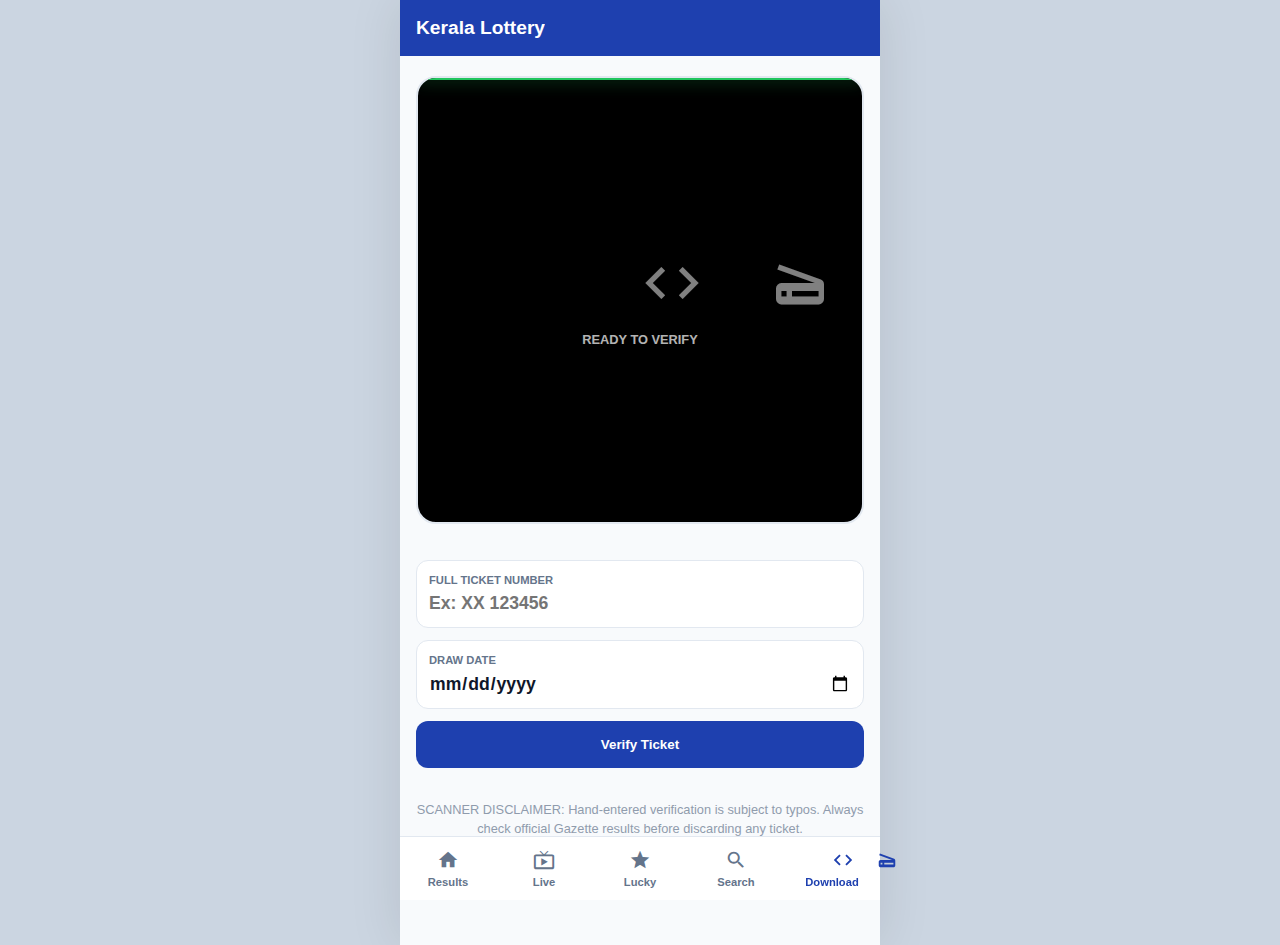
<file: scanner.html>
<!DOCTYPE html>
<html lang="en">

<head>
    <meta charset="UTF-8">
    <meta name="viewport"
        content="width=device-width, initial-scale=1.0, maximum-scale=1.0, user-scalable=no, viewport-fit=cover">
    <title>Smart Scanner - Kerala Lottery</title>
    <link rel="stylesheet" href="index.css">
    <link href="https://fonts.googleapis.com/icon?family=Material+Icons" rel="stylesheet">
    <style>
        .scanner-viewport {
            margin: 20px 16px;
            aspect-ratio: 1;
            background: #000;
            border-radius: 20px;
            position: relative;
            overflow: hidden;
            display: flex;
            align-items: center;
            justify-content: center;
            border: 2px solid var(--border);
        }

        .scan-anim {
            position: absolute;
            top: 0;
            left: 0;
            right: 0;
            height: 2px;
            background: var(--accent);
            box-shadow: 0 0 15px var(--accent);
            animation: scan 3s linear infinite;
        }

        @keyframes scan {
            0% {
                top: 0;
            }

            50% {
                top: 100%;
            }

            100% {
                top: 0;
            }
        }

        .scanner-hud {
            text-align: center;
            color: white;
            z-index: 10;
        }

        .scanner-hud i {
            font-size: 4rem;
            opacity: 0.5;
        }

        .scanner-hud p {
            font-size: 0.8rem;
            font-weight: 700;
            text-transform: uppercase;
            margin-top: 10px;
            opacity: 0.7;
        }

        .manual-input {
            padding: 16px;
        }

        .input-box {
            background: var(--card-bg);
            border: 1px solid var(--border);
            border-radius: 12px;
            padding: 12px;
            margin-bottom: 12px;
        }

        .input-box label {
            font-size: 0.7rem;
            font-weight: 800;
            color: var(--text-muted);
            text-transform: uppercase;
            display: block;
            margin-bottom: 4px;
        }

        .input-box input {
            border: none;
            width: 100%;
            background: transparent;
            font-size: 1.1rem;
            font-weight: 700;
            outline: none;
            color: var(--text-main);
        }

        .overlay {
            position: fixed;
            inset: 0;
            background: rgba(0, 0, 0, 0.8);
            z-index: 2000;
            display: none;
            align-items: center;
            justify-content: center;
            padding: 20px;
        }

        .status-card {
            background: var(--card-bg);
            width: 100%;
            max-width: 300px;
            border-radius: 20px;
            padding: 30px;
            text-align: center;
        }

        .status-card i {
            font-size: 4rem;
            margin-bottom: 16px;
        }

        .status-card h3 {
            font-size: 1.4rem;
            font-weight: 900;
        }

        .status-card p {
            font-size: 0.9rem;
            color: var(--text-muted);
            margin: 8px 0 20px;
        }
    </style>
</head>

<body>
    <div class="app-shell">
        <header class="app-header">
            <h1>Smart Scanner</h1>
        </header>

        <div class="scanner-viewport">
            <div class="scan-anim"></div>
            <div class="scanner-hud">
                <i class="material-icons">qr_code_scanner</i>
                <p>Ready to Verify</p>
            </div>
        </div>

        <div class="manual-input">
            <div class="input-box">
                <label>Full Ticket Number</label>
                <input type="text" id="ticket-full" placeholder="Ex: XX 123456" maxlength="9">
            </div>
            <div class="input-box">
                <label>Draw Date</label>
                <input type="date" id="draw-date">
            </div>
            <button class="search-btn" onclick="verify()"
                style="width: 100%; padding: 16px; background: var(--primary); color: white; border: none; border-radius: 12px; font-weight: 700; cursor: pointer;">Verify
                Ticket</button>
        </div>

        <div class="disclaimer">
            <p>SCANNER DISCLAIMER: Hand-entered verification is subject to typos. Always check official Gazette results
                before discarding any ticket.</p>
        </div>

        <nav class="bottom-nav">
            <a href="index.html" class="nav-item">
                <i class="material-icons">home</i>
                <span>Results</span>
            </a>
            <a href="live.html" class="nav-item">
                <i class="material-icons">live_tv</i>
                <span>Live</span>
            </a>
            <a href="prediction.html" class="nav-item">
                <i class="material-icons">star</i>
                <span>Lucky</span>
            </a>
            <a href="search.html" class="nav-item">
                <i class="material-icons">search</i>
                <span>Search</span>
            </a>
            <a href="scanner.html" class="nav-item active">
                <i class="material-icons">qr_code_scanner</i>
                <span>Scanner</span>
            </a>
        </nav>
    </div>

    <div id="overlay" class="overlay" onclick="this.style.display='none'">
        <div class="status-card" id="status-card">
            <!-- Dynamic Status -->
        </div>
    </div>

    <script src="app.js"></script> <!-- Link for theme support -->
    <script>
        let historyData = [];
        async function init() {
            const res = await fetch('history.json');
            historyData = await res.json();
            document.getElementById('draw-date').valueAsDate = new Date();
        }
        init();

        function verify() {
            const ticket = document.getElementById('ticket-full').value.trim();
            const date = document.getElementById('draw-date').value;
            const overlay = document.getElementById('overlay');
            const card = document.getElementById('status-card');

            if (!ticket || !date) return;

            // Simple logic: check history for exact date
            const record = historyData.find(h => h.date === date);

            overlay.style.display = 'flex';

            if (!record) {
                card.innerHTML = `<i class="material-icons" style="color:var(--text-muted)">event_busy</i><h3>No Data</h3><p>Results for this date are not yet available.</p>`;
                return;
            }

            const isWinner = record.numbers6.some(n => n.includes(ticket.slice(-6))) || record.numbers4.some(n => n === ticket.slice(-4));

            if (isWinner) {
                card.innerHTML = `<i class="material-icons" style="color:var(--accent)">workspace_premium</i><h3 style="color:var(--accent)">WINNER!</h3><p>Your ticket matches a winning number. Check full result for prize tier.</p>`;
            } else {
                card.innerHTML = `<i class="material-icons" style="color:#ef4444">sentiment_dissatisfied</i><h3>Try Again</h3><p>No match found for this draw. Better luck next time!</p>`;
            }
        }
    </script>
</body>

</html>
</file>
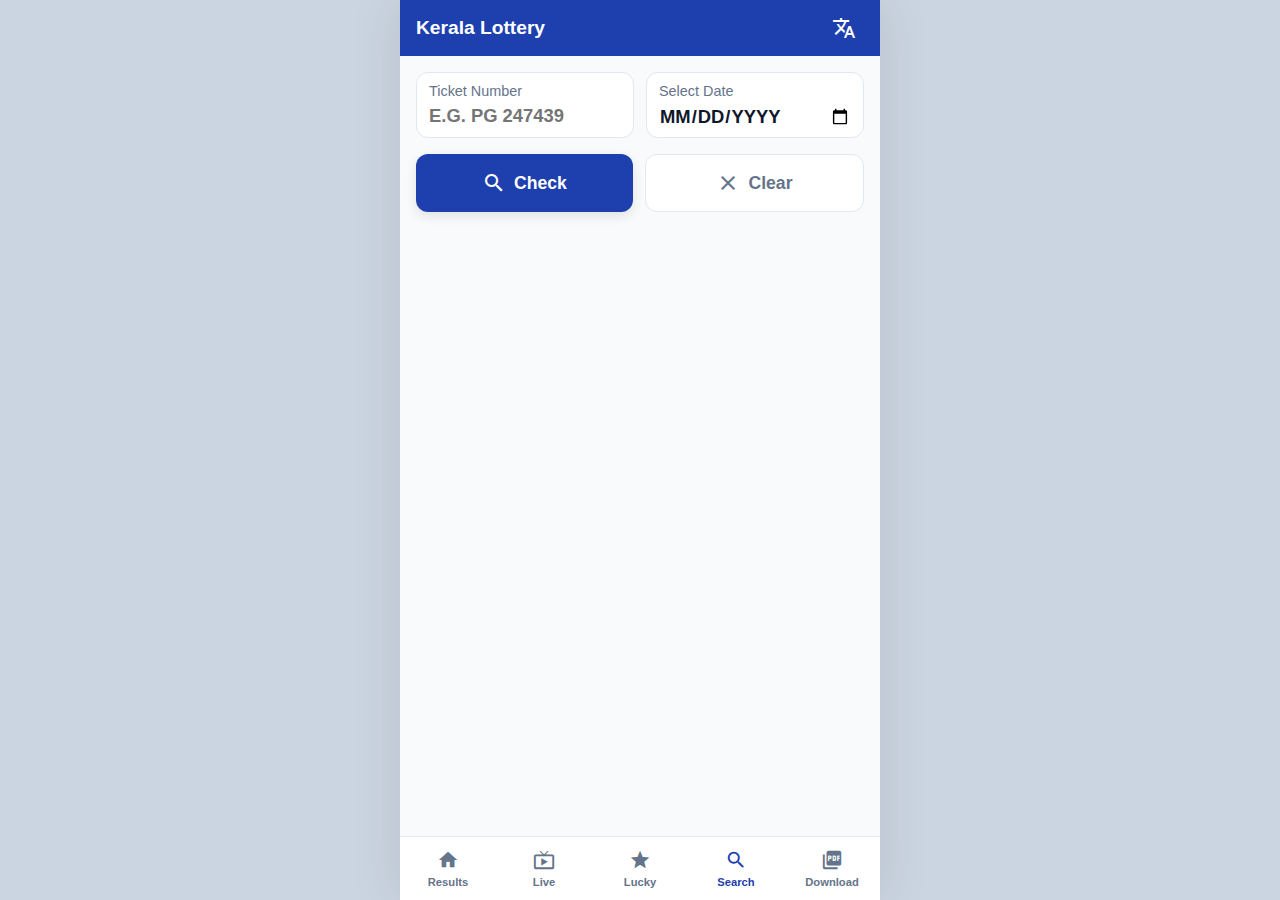
<file: search.html>
<!DOCTYPE html>
<html lang="en">

<head>
    <meta charset="UTF-8">
    <meta name="viewport"
        content="width=device-width, initial-scale=1.0, maximum-scale=1.0, user-scalable=no, viewport-fit=cover">
    <title>Verify Ticket - Kerala Lottery</title>
    <link rel="stylesheet" href="index.css">
    <link href="https://fonts.googleapis.com/icon?family=Material+Icons" rel="stylesheet">
    <style>
        .search-wrapper {
            padding: 16px;
            display: flex;
            flex-direction: column;
            gap: 12px;
        }

        .input-row {
            display: flex;
            gap: 12px;
            flex-wrap: wrap;
        }

        .field-box {
            background: var(--card-bg);
            border-radius: 12px;
            padding: 8px 12px;
            flex: 1;
            min-width: 140px;
            border: 1px solid var(--border);
            display: flex;
            flex-direction: column;
            transition: border-color 0.2s;
        }

        .field-box:focus-within {
            border-color: var(--primary);
        }

        .field-label {
            font-size: 0.9rem;
            color: var(--text-muted);
            margin-bottom: 4px;
        }

        .field-input {
            border: none;
            outline: none;
            font-size: 1.15rem;
            font-weight: 700;
            color: var(--text-main);
            width: 100%;
            background: transparent;
            text-transform: uppercase;
        }

        .btn-row {
            display: flex;
            gap: 12px;
            margin-top: 4px;
        }

        .btn-check {
            flex: 1;
            background: var(--primary);
            color: white;
            border: none;
            padding: 16px;
            border-radius: 12px;
            font-size: 1.1rem;
            font-weight: 700;
            cursor: pointer;
            display: flex;
            align-items: center;
            justify-content: center;
            gap: 8px;
            box-shadow: 0 4px 12px rgba(0, 0, 0, 0.1);
        }

        .btn-clear {
            flex: 1;
            background: var(--card-bg);
            border: 1px solid var(--border);
            color: var(--text-muted);
            padding: 16px;
            border-radius: 12px;
            font-size: 1.1rem;
            font-weight: 700;
            cursor: pointer;
            display: flex;
            align-items: center;
            justify-content: center;
            gap: 8px;
        }

        /* Result Styles */
        .winner-banner {
            background: #ecfdf5;
            color: #065f46;
            padding: 20px;
            border-radius: 16px;
            text-align: center;
            margin: 0 16px 16px 16px;
            border: 1px solid #10b981;
            animation: slideDown 0.4s ease-out;
            display: none;
        }

        .winner-banner.show {
            display: block;
        }

        .winner-banner h3 {
            font-size: 1.1rem;
            font-weight: 800;
            margin-bottom: 4px;
            display: flex;
            align-items: center;
            justify-content: center;
            gap: 8px;
            color: #059669;
        }

        .winner-card {
            background: var(--card-bg);
            border-radius: 16px;
            padding: 24px;
            margin: 0 16px;
            text-align: center;
            border: 1px solid var(--primary);
            box-shadow: 0 4px 12px rgba(0, 0, 0, 0.1);
            display: none;
        }

        .winner-card.show {
            display: block;
        }

        .prize-title {
            color: var(--primary);
            font-size: 1.4rem;
            font-weight: 800;
            margin-bottom: 12px;
        }

        .prize-amount {
            color: var(--accent);
            font-size: 2.2rem;
            font-weight: 900;
            margin: 8px 0;
        }

        .view-btn {
            background: var(--primary);
            color: white;
            text-decoration: none;
            padding: 12px 24px;
            border-radius: 8px;
            font-weight: 700;
            display: inline-block;
            margin-top: 16px;
            box-shadow: 0 4px 12px rgba(0, 0, 0, 0.15);
        }

        @keyframes slideDown {
            from {
                transform: translateY(-20px);
                opacity: 0;
            }

            to {
                transform: translateY(0);
                opacity: 1;
            }
        }

        body.dark .winner-banner {
            background: rgba(16, 185, 129, 0.1);
            color: #34d399;
            border-color: #059669;
        }

        body.dark .winner-card span#p-number {
            background: #374151 !important;
            color: white !important;
        }

        body.dark .winner-card span {
            color: #9ca3af;
            /* muted text */
        }
    </style>
</head>

<body>
    <div class="app-shell">
        <header class="app-header">
            <div class="title-group">
                <h1 style="font-size: 1.2rem; font-weight: 700;">Check Ticket</h1>
            </div>
            <button class="theme-toggle" id="theme-toggle">
                <i class="material-icons">dark_mode</i>
            </button>
            <button class="lang-toggle" id="lang-toggle">
                <i class="material-icons">translate</i>
            </button>
        </header>

        <div class="search-wrapper">
            <div class="input-row">
                <div class="field-box">
                    <span class="field-label">Ticket Number</span>
                    <input type="text" id="ticket-input" class="field-input" placeholder="e.g. PG 247439">
                </div>
                <div class="field-box">
                    <span class="field-label">Select Date</span>
                    <input type="date" id="date-input" class="field-input" style="font-family: inherit;">
                </div>
            </div>

            <div class="btn-row">
                <button class="btn-check" onclick="verifyTicket()">
                    <i class="material-icons">search</i> Check
                </button>
                <button class="btn-clear" onclick="clearSearch()">
                    <i class="material-icons">close</i> Clear
                </button>
            </div>
        </div>

        <!-- Success Banner -->
        <div id="win-banner" class="winner-banner">
            <h3><i class="material-icons">celebration</i> YOU ARE A WINNER!</h3>
            <p>Found 1 winning entry. Congratulations on your win!</p>
        </div>

        <!-- Result Card -->
        <div id="win-card" class="winner-card">
            <div class="prize-title" id="p-rank">1st Prize</div>
            <div>
                <span style="color:#6b7280; font-weight:600;">Number:</span>
                <span id="p-number"
                    style="font-weight:800; background:#f3f4f6; padding:4px 8px; border-radius:6px;">--</span>
            </div>
            <div class="prize-amount" id="p-amount">₹0</div>
            <div style="color:#6b7280; font-weight:600; margin-bottom:12px;">Date: <span id="p-date">--</span></div>
            <a href="#" id="p-link" class="view-btn">View Full Result Page</a>
        </div>

        <div id="status-msg" style="text-align:center; color:#6b7280; margin-top:20px; font-weight:600;"></div>

        <nav class="bottom-nav">
            <a href="index.html" class="nav-item">
                <i class="material-icons">home</i>
                <span>Results</span>
            </a>
            <a href="live.html" class="nav-item">
                <i class="material-icons">live_tv</i>
                <span>Live</span>
            </a>
            <a href="prediction.html" class="nav-item">
                <i class="material-icons">star</i>
                <span>Lucky</span>
            </a>
            <a href="search.html" class="nav-item active">
                <i class="material-icons">search</i>
                <span>Search</span>
            </a>
            <a href="downloads.html" class="nav-item">
                <i class="material-icons">picture_as_pdf</i>
                <span>Download</span>
            </a>
        </nav>

        <!-- Language Modal -->
        <div class="lang-modal-overlay" id="lang-modal-overlay">
            <div class="lang-modal">
                <h3>Select Language</h3>
                <div class="lang-options">
                    <div class="lang-option" data-lang="en">
                        <span>English</span>
                        <i class="material-icons">check_circle</i>
                    </div>
                    <div class="lang-option" data-lang="ml">
                        <span>മലയാളം</span>
                        <i class="material-icons">check_circle</i>
                    </div>
                    <div class="lang-option" data-lang="ta">
                        <span>தமிழ்</span>
                        <i class="material-icons">check_circle</i>
                    </div>
                </div>
            </div>
        </div>
    </div>

    <script src="app.js"></script>
    <script>
        // historyData is already declared in app.js


        async function initData() {
            try {
                const res = await fetch('history.json');
                historyData = await res.json();
            } catch (e) { console.error(e); }
        }
        initData();

        function clearSearch() {
            document.getElementById('ticket-input').value = '';
            document.getElementById('date-input').value = '';
            document.getElementById('win-banner').classList.remove('show');
            document.getElementById('win-card').classList.remove('show');
            document.getElementById('status-msg').textContent = '';
        }

        async function verifyTicket() {
            const rawNum = document.getElementById('ticket-input').value.trim();
            const dateVal = document.getElementById('date-input').value;
            const pureNum = rawNum.replace(/[^0-9]/g, '');

            if (!rawNum && !dateVal) {
                alert("Please enter a ticket number or date.");
                return;
            }

            const status = document.getElementById('status-msg');
            status.textContent = "Checking official records...";
            document.getElementById('win-banner').classList.remove('show');
            document.getElementById('win-card').classList.remove('show');

            if (historyData.length === 0) await initData();

            // 1. Filter candidates from history
            // 1. Filter candidates from history
            let candidates = historyData.filter(h => {
                if (dateVal && h.date !== dateVal) return false;
                // If a date is selected, ALWAYS consider it a candidate to start with
                if (dateVal) return true;

                if (pureNum) {
                    const n4 = h.numbers4 || [];
                    const n6 = h.numbers6 || [];

                    const match4 = n4.some(x => pureNum.endsWith(x) || x.endsWith(pureNum));
                    const match6 = n6.some(x => x.includes(pureNum));

                    return match4 || match6;
                }
                return true;
            }).slice(0, 10);

            // Fallback: If no date selected and no number match found, 
            // but we want to show *something* relevant (e.g. today's result) if they just clicked check?
            // Actually, if candidates is empty here, it means no file matched the date OR no file matched the number.

            if (candidates.length === 0 && dateVal) {
                // Date was selected but maybe historyData doesn't have it? 
                // Or logic above filtered it out? (Won't happen with new logic above).
            }

            if (candidates.length === 0) {
                status.textContent = "No Match Found. Better luck next time!";
                return;
            }

            // 2. Deep Check: Fetch full JSON to get prize info
            let winnerFound = null;

            for (const cand of candidates) {
                try {
                    const res = await fetch('note/' + cand.filename);
                    if (!res.ok) continue;
                    const data = await res.json();

                    // Check Prizes
                    const order = ['1st_prize', 'consolation_prize', '2nd_prize', '3rd_prize', '4th_prize', '5th_prize', '6th_prize', '7th_prize', '8th_prize', '9th_prize'];

                    for (const rank of order) {
                        const p = data.prizes[rank];
                        if (!p) continue;

                        // Check if user input matches any winner string
                        // We support "PG 247439" (exact) or "247439" (suffix match)
                        const exactMatch = p.winners.find(w => {
                            const cleanW = w.replace(/[^a-zA-Z0-9]/g, '').toUpperCase();
                            const cleanIn = rawNum.replace(/[^a-zA-Z0-9]/g, '').toUpperCase();

                            // If user typed codes (e.g. PG24...), check includes
                            if (cleanIn.length > 6) {
                                return cleanW.includes(cleanIn) || cleanIn.includes(cleanW);
                            }

                            // 4-Digit Search Logic:
                            // We strictly check if the winning number ENDS WITH the input if input is 4 digits.
                            // This covers cases where user has last 4 digits "5963" and winner is "NZ 525963".
                            if (pureNum.length === 4) {
                                return cleanW.endsWith(pureNum);
                            }

                            // General fallback
                            return w.endsWith(pureNum) || w.includes(pureNum);
                        });

                        if (exactMatch) {
                            winnerFound = {
                                rank: p.label || rank.replace('_', ' ').toUpperCase(),
                                amount: p.amount,
                                number: exactMatch,
                                date: data.draw_date,
                                file: cand.filename
                            };
                            break;
                        }
                    }
                    if (winnerFound) break;
                } catch (e) { console.error(e); }
            }

            // 3. Render
            status.textContent = "";
            if (winnerFound) {
                document.getElementById('win-banner').classList.add('show');
                document.getElementById('win-card').classList.add('show');

                document.getElementById('p-rank').textContent = winnerFound.rank;
                document.getElementById('p-number').textContent = winnerFound.number;
                document.getElementById('p-amount').textContent = "₹" + parseInt(winnerFound.amount).toLocaleString();
                document.getElementById('p-date').textContent = winnerFound.date;

                const isLocal = window.location.protocol === 'file:';
                const targetPage = isLocal ? 'result.html' : 'result';
                document.getElementById('p-link').href = `${targetPage}?file=${winnerFound.file}`;
            } else {
                // Show "No Match" but also provide link to the result if we checked a specific file candidate
                let linkHtml = '';
                if (candidates.length > 0) {
                    const isLocal = window.location.protocol === 'file:';
                    const targetPage = isLocal ? 'result.html' : 'result';
                    // Use the first candidate file as the most likely intended result
                    linkHtml = `<br><br><a href="${targetPage}?file=${candidates[0].filename}" class="view-btn" style="background:#6b7280; font-size:0.9rem;">View Full Result Page</a>`;
                }

                status.innerHTML = `<i class="material-icons" style="font-size:2rem; display:block">sentiment_dissatisfied</i><br>No winning prize found for <strong>${rawNum}</strong>.${linkHtml}`;
            }
        }
    </script>
</body>

</html>
</file>
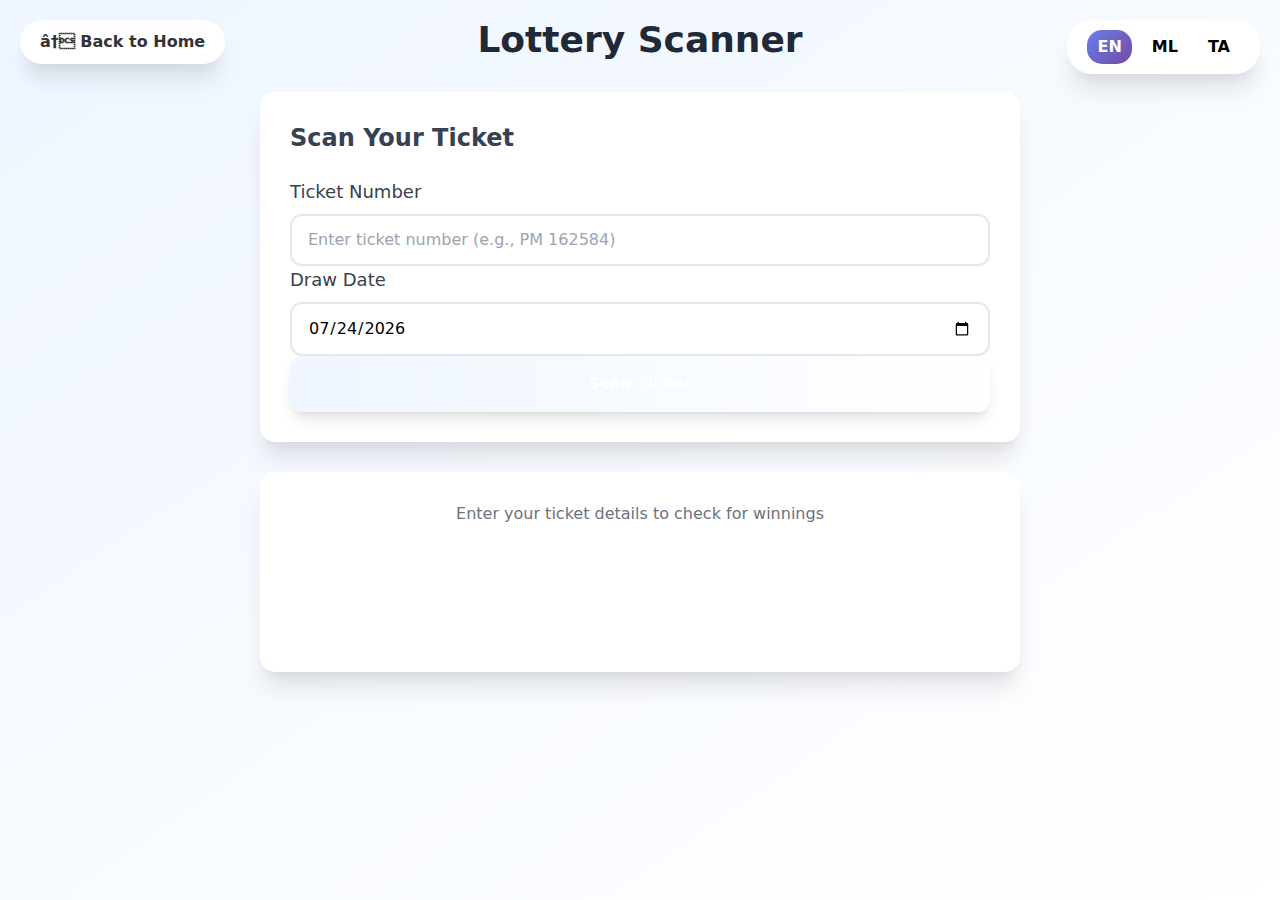
<file: temp_scanner.html>
﻿<!DOCTYPE html>
<html lang="en">
<head>
    <meta charset="UTF-8">
    <meta name="viewport" content="width=device-width, initial-scale=1.0">
    <title>Lottery Scanner - Kerala Lottery</title>
    <link href="output.css" rel="stylesheet">
    <style>
        :root {
            --primary-gradient: linear-gradient(135deg, #667eea 0%, #764ba2 100%);
            --scanner-gradient: linear-gradient(135deg, #f093fb 0%, #f5576c 100%);
            --winner-gradient: linear-gradient(135deg, #43e97b 0%, #38f9d7 100%);
            --not-found-gradient: linear-gradient(135deg, #ff9a9e 0%, #fecfef 100%);
            --card-shadow: 0 20px 25px -5px rgba(0, 0, 0, 0.1), 0 10px 10px -5px rgba(0, 0, 0, 0.04);
            --hover-shadow: 0 25px 50px -12px rgba(0, 0, 0, 0.25);
        }
        
        /* Enhanced modern styling */
        .enhanced-card {
            transition: all 0.3s ease;
            box-shadow: var(--card-shadow);
        }
        
        .enhanced-card:hover {
            transform: translateY(-2px);
            box-shadow: var(--hover-shadow);
        }
        
        .winner-card {
            background: var(--winner-gradient);
            animation: pulse 2s infinite;
        }
        
        @keyframes pulse {
            0% { transform: scale(1); }
            50% { transform: scale(1.02); }
            100% { transform: scale(1); }
        }
        
        .scanner-container {
            max-width: 800px;
            margin: 0 auto;
            padding: 20px;
        }
        
        .scanner-input {
            background: white;
            border-radius: 15px;
            box-shadow: var(--card-shadow);
            padding: 30px;
            margin-bottom: 30px;
        }
        
        .scanner-result {
            min-height: 200px;
            border-radius: 15px;
            padding: 30px;
            text-align: center;
            background: white;
            box-shadow: var(--card-shadow);
        }
        
        .result-card {
            transition: all 0.3s ease;
            margin-bottom: 20px;
        }
        
        .result-card:hover {
            transform: translateY(-3px);
            box-shadow: 0 25px 50px -12px rgba(0, 0, 0, 0.25);
        }
        
        .language-selector {
            position: absolute;
            top: 20px;
            right: 20px;
            background: white;
            border-radius: 25px;
            padding: 10px 20px;
            box-shadow: var(--card-shadow);
            display: flex;
            gap: 10px;
        }
        
        .lang-btn {
            border: none;
            background: transparent;
            cursor: pointer;
            padding: 5px 10px;
            border-radius: 15px;
            font-weight: bold;
            transition: all 0.3s ease;
        }
        
        .lang-btn.active {
            background: var(--primary-gradient);
            color: white;
        }
        
        .back-button {
            position: absolute;
            top: 20px;
            left: 20px;
            background: white;
            border-radius: 25px;
            padding: 10px 20px;
            box-shadow: var(--card-shadow);
            text-decoration: none;
            color: #333;
            font-weight: bold;
            transition: all 0.3s ease;
        }
        
        .back-button:hover {
            transform: translateY(-2px);
            box-shadow: var(--hover-shadow);
        }
        
        @media (max-width: 768px) {
            .scanner-container {
                padding: 10px;
            }
            
            .language-selector {
                position: static;
                margin-bottom: 20px;
                justify-content: center;
            }
            
            .back-button {
                position: static;
                display: inline-block;
                margin-bottom: 20px;
            }
        }
    </style>
</head>
<body class="min-h-screen bg-gradient-to-br from-blue-50 to-purple-100">
    <!-- Back Button -->
    <a href="index.html" class="back-button" id="backButton">â† Back to Home</a>
    
    <!-- Language Selector -->
    <div class="language-selector">
        <button class="lang-btn active" onclick="switchLanguage('en')">EN</button>
        <button class="lang-btn" onclick="switchLanguage('ml')">ML</button>
        <button class="lang-btn" onclick="switchLanguage('ta')">TA</button>
    </div>

    <div class="scanner-container">
        <h1 class="text-4xl font-bold text-center mb-8 text-gray-800" id="pageTitle">Lottery Scanner</h1>
        
        <!-- Scanner Input Section -->
        <div class="scanner-input">
            <h2 class="text-2xl font-bold mb-6 text-gray-700" id="inputTitle">Scan Your Ticket</h2>
            
            <div class="space-y-6">
                <div>
                    <label class="block text-lg font-medium mb-2 text-gray-700" id="numberLabel">Ticket Number</label>
                    <input type="text" id="ticketNumber" placeholder="Enter ticket number (e.g., PM 162584)" 
                           class="w-full px-4 py-3 border-2 border-gray-300 rounded-xl focus:border-purple-500 focus:outline-none transition-colors">
                </div>
                
                <div>
                    <label class="block text-lg font-medium mb-2 text-gray-700" id="dateLabel">Draw Date</label>
                    <input type="date" id="drawDate" 
                           class="w-full px-4 py-3 border-2 border-gray-300 rounded-xl focus:border-purple-500 focus:outline-none transition-colors">
                </div>
                
                <button onclick="processManualInput()" 
                        class="w-full bg-gradient-to-r from-purple-600 to-pink-600 text-white font-bold py-4 px-6 rounded-xl hover:from-purple-700 hover:to-pink-700 transition-all transform hover:scale-105 shadow-lg">
                    <span id="scanButton">Scan Ticket</span>
                </button>
            </div>
        </div>
        
        <!-- Results Section -->
        <div class="scanner-result" id="scannerResults">
            <div class="text-gray-500" id="initialMessage">Enter your ticket details to check for winnings</div>
        </div>
    </div>

    <script>
        // UI Strings for different languages
        const langStrings = {
            en: {
                pageTitle: "Lottery Scanner",
                inputTitle: "Scan Your Ticket",
                numberLabel: "Ticket Number",
                dateLabel: "Draw Date",
                scanButton: "Scan Ticket",
                initialMessage: "Enter your ticket details to check for winnings",
                pleaseFill: "Please fill in all fields",
                winner: (count) => `ðŸŽ‰ YOU ARE A WINNER! Found ${count} winning entr${count === 1 ? 'y' : 'ies'}`,
                noWin: "ðŸ˜” No Winning Numbers Found",
                betterLuck: "Better luck next time!",
                sorry: (number, date) => `Sorry, your number "${number}" was not found in any winning results for ${date}.`,
                keepTrying: "Keep trying with other numbers or check back for new results!",
                prizeAmount: "Prize Amount:",
                number: "Number:",
                date: "Date:",
                viewFullResult: "View Full Result Page",
                backToHome: "Back to Home",
                congratulations: "Congratulations on your win!"
            },
            ml: {
                pageTitle: "à´²àµ‹à´Ÿàµà´Ÿà´±à´¿ à´¸àµà´•à´¾à´¨àµ¼",
                inputTitle: "à´¨à´¿à´™àµà´™à´³àµà´Ÿàµ† à´Ÿà´¿à´•àµà´•à´±àµà´±àµ à´ªà´°à´¿à´¶àµ‹à´§à´¿à´•àµà´•àµà´•",
                numberLabel: "à´Ÿà´¿à´•àµà´•à´±àµà´±àµ à´¨à´®àµà´ªàµ¼",
                dateLabel: "à´¡àµà´°àµ‹ à´¤àµ€à´¯à´¤à´¿",
                scanButton: "à´¸àµà´•à´¾àµ» à´Ÿà´¿à´•àµà´•à´±àµà´±àµ",
                initialMessage: "à´µà´¿à´œà´¯à´‚ à´¨àµ‡à´Ÿà´¿à´¯à´¿à´Ÿàµà´Ÿàµà´£àµà´Ÿàµ‹ à´Žà´¨àµà´¨àµ à´ªà´°à´¿à´¶àµ‹à´§à´¿à´•àµà´•à´¾àµ» à´¨à´¿à´™àµà´™à´³àµà´Ÿàµ† à´Ÿà´¿à´•àµà´•à´±àµà´±àµ à´µà´¿à´µà´°à´™àµà´™àµ¾ à´¨àµ½à´•àµà´•",
                pleaseFill: "à´Žà´²àµà´²à´¾ à´«àµ€àµ½à´¡àµà´•à´³àµà´‚ à´ªàµ‚à´°à´¿à´ªàµà´ªà´¿à´•àµà´•àµà´•",
                winner: (count) => `ðŸŽ‰ à´¨à´¿à´™àµà´™àµ¾ à´’à´°àµ à´µà´¿à´œà´¯à´¿à´¯à´¾à´£àµ! ${count} à´µà´¿à´œà´¯à´¿à´šàµà´š à´Žàµ»à´Ÿàµà´°à´¿à´•àµ¾ à´•à´£àµà´Ÿàµ†à´¤àµà´¤à´¿`,
                noWin: "ðŸ˜” à´µà´¿à´œà´¯à´¿à´šàµà´š à´¨à´®àµà´ªà´±àµà´•àµ¾ à´’à´¨àµà´¨àµà´‚ à´•à´£àµà´Ÿàµ†à´¤àµà´¤à´¿à´¯à´¿à´²àµà´²",
                betterLuck: "à´…à´Ÿàµà´¤àµà´¤ à´¤à´µà´£ à´•àµ‚à´Ÿàµà´¤àµ½ à´­à´¾à´—àµà´¯à´‚ à´‰à´£àµà´Ÿà´¾à´•à´Ÿàµà´Ÿàµ†!",
                sorry: (number, date) => `"${number}" à´Žà´¨àµà´¨ à´¨à´®àµà´ªàµ¼ ${date}-à´¨àµ à´µà´¿à´œà´¯à´¿à´šàµà´š à´«à´²à´™àµà´™à´³à´¿àµ½ à´•à´£àµà´Ÿàµ†à´¤àµà´¤à´¿à´¯à´¿à´²àµà´².`,
                keepTrying: "à´®à´±àµà´±àµ à´¨à´®àµà´ªà´±àµà´•àµ¾à´•àµà´•à´¾à´¯à´¿ à´¶àµà´°à´®à´¿à´•àµà´•àµà´• à´…à´²àµà´²àµ†à´™àµà´•à´¿àµ½ à´ªàµà´¤à´¿à´¯ à´«à´²à´™àµà´™àµ¾à´•àµà´•à´¾à´¯à´¿ à´ªà´°à´¿à´¶àµ‹à´§à´¿à´•àµà´•àµà´•!",
                prizeAmount: "à´¸à´®àµà´®à´¾à´¨ à´¤àµà´•:",
                number: "à´¨à´®àµà´ªàµ¼:",
                date: "à´¤àµ€à´¯à´¤à´¿:",
                viewFullResult: "à´ªàµ‚àµ¼à´£àµà´£ à´«à´²à´‚ à´•à´¾à´£àµà´•",
                backToHome: "à´¹àµ‹à´‚ à´ªàµ‡à´œà´¿à´²àµ‡à´•àµà´•àµ",
                congratulations: "à´¨à´¿à´™àµà´™à´³àµà´Ÿàµ† à´µà´¿à´œà´¯à´¤àµà´¤à´¿à´¨àµ à´…à´­à´¿à´¨à´¨àµà´¦à´¨à´™àµà´™àµ¾!"
            },
            ta: {
                pageTitle: "à®²à®¾à®Ÿà¯à®Ÿà®°à®¿ à®¸à¯à®•à¯‡à®©à®°à¯",
                inputTitle: "à®‰à®™à¯à®•à®³à¯ à®Ÿà®¿à®•à¯à®•à¯†à®Ÿà¯à®Ÿà¯ˆ à®šà®°à®¿à®ªà®¾à®°à¯à®•à¯à®•à®µà¯à®®à¯",
                numberLabel: "à®Ÿà®¿à®•à¯à®•à¯†à®Ÿà¯ à®Žà®£à¯",
                dateLabel: "à®•à¯‹à®²à¯ à®¤à¯‡à®¤à®¿",
                scanButton: "à®¸à¯à®•à¯‡à®©à¯ à®Ÿà®¿à®•à¯à®•à¯†à®Ÿà¯",
                initialMessage: "à®µà¯†à®±à¯à®±à®¿ à®ªà¯†à®±à¯à®±à®¿à®°à¯à®•à¯à®•à®¿à®±à®¤à®¾ à®Žà®©à¯à®ªà®¤à¯ˆà®šà¯ à®šà®°à®¿à®ªà®¾à®°à¯à®•à¯à®• à®‰à®™à¯à®•à®³à¯ à®Ÿà®¿à®•à¯à®•à¯†à®Ÿà¯ à®µà®¿à®µà®°à®™à¯à®•à®³à¯ˆ à®‰à®³à¯à®³à®¿à®Ÿà®µà¯à®®à¯",
                pleaseFill: "à®…à®©à¯ˆà®¤à¯à®¤à¯ à®ªà¯à®²à®™à¯à®•à®³à¯ˆà®¯à¯à®®à¯ à®¨à®¿à®°à®ªà¯à®ªà®µà¯à®®à¯",
                winner: (count) => `ðŸŽ‰ à®¨à¯€à®™à¯à®•à®³à¯ à®µà¯†à®©à¯à®±à¯à®³à¯à®³à¯€à®°à¯à®•à®³à¯! ${count} à®µà¯†à®±à¯à®±à®¿à®•à®³à¯ à®•à®£à¯à®Ÿà®±à®¿à®¯à®ªà¯à®ªà®Ÿà¯à®Ÿà¯à®³à¯à®³à®¤à¯`,
                noWin: "ðŸ˜” à®µà¯†à®©à¯à®± à®Žà®£à¯à®•à®³à¯ à®Žà®¤à¯à®µà¯à®®à¯ à®•à®£à¯à®Ÿà®±à®¿à®¯à®ªà¯à®ªà®Ÿà®µà®¿à®²à¯à®²à¯ˆ",
                betterLuck: "à®…à®Ÿà¯à®¤à¯à®¤ à®®à¯à®±à¯ˆ à®…à®¤à®¿à®• à®…à®¤à®¿à®°à¯à®·à¯à®Ÿà®®à¯!",
                sorry: (number, date) => `à®®à®©à¯à®©à®¿à®•à¯à®•à®µà¯à®®à¯, "${number}" à®Žà®©à¯à®± à®Žà®£à¯ ${date} à®…à®©à¯à®±à¯ à®µà¯†à®©à¯à®± à®®à¯à®Ÿà®¿à®µà¯à®•à®³à®¿à®²à¯ à®•à®¾à®£à®ªà¯à®ªà®Ÿà®µà®¿à®²à¯à®²à¯ˆ.`,
                keepTrying: "à®ªà®¿à®± à®Žà®£à¯à®•à®³à¯à®•à¯à®•à¯ à®®à¯à®¯à®±à¯à®šà®¿à®•à¯à®•à®µà¯à®®à¯ à®…à®²à¯à®²à®¤à¯ à®ªà¯à®¤à®¿à®¯ à®®à¯à®Ÿà®¿à®µà¯à®•à®³à¯à®•à¯à®•à®¾à®• à®šà®°à®¿à®ªà®¾à®°à¯à®•à¯à®•à®µà¯à®®à¯!",
                prizeAmount: "à®ªà®°à®¿à®šà¯ à®¤à¯Šà®•à¯ˆ:",
                number: "à®Žà®£à¯:",
                date: "à®¤à¯‡à®¤à®¿:",
                viewFullResult: "à®®à¯à®´à¯ à®®à¯à®Ÿà®¿à®µà¯ˆà®•à¯ à®•à®¾à®£à¯à®•",
                backToHome: "à®®à¯à®•à®ªà¯à®ªà®¿à®±à¯à®•à¯ à®šà¯†à®²à¯à®²à®µà¯à®®à¯",
                congratulations: "à®‰à®™à¯à®•à®³à¯ à®µà¯†à®±à¯à®±à®¿à®•à¯à®•à¯ à®µà®¾à®´à¯à®¤à¯à®¤à¯à®•à®³à¯!"
            }
        };

        // Global variables
        let currentLang = 'en';
        let historyData = [];

        // Initialize the page
        document.addEventListener('DOMContentLoaded', function() {
            // Set today's date as default
            const today = new Date();
            const formattedDate = today.toISOString().split('T')[0];
            document.getElementById('drawDate').value = formattedDate;
            
            // Load history data
            loadHistoryData();
            
            // Set initial language
            updateUILanguage();
        });

        // Switch language
        function switchLanguage(lang) {
            currentLang = lang;
            updateUILanguage();
            
            // Update active button
            document.querySelectorAll('.lang-btn').forEach(btn => btn.classList.remove('active'));
            event.target.classList.add('active');
        }

        // Update UI language
        function updateUILanguage() {
            const t = langStrings[currentLang];
            
            document.getElementById('pageTitle').textContent = t.pageTitle;
            document.getElementById('inputTitle').textContent = t.inputTitle;
            document.getElementById('numberLabel').textContent = t.numberLabel;
            document.getElementById('dateLabel').textContent = t.dateLabel;
            document.getElementById('scanButton').textContent = t.scanButton;
            document.getElementById('initialMessage').textContent = t.initialMessage;
            document.getElementById('backButton').innerHTML = (currentLang === 'en' ? 'â† ' : '') + t.backToHome;
        }

        // Load history data
        async function loadHistoryData() {
            try {
                const response = await fetch('history.json');
                historyData = await response.json();
            } catch (error) {
                console.error('Error loading history data:', error);
            }
        }

        // Process manual input
        function processManualInput() {
            const t = langStrings[currentLang];
            const number = document.getElementById('ticketNumber').value.trim();
            const date = document.getElementById('drawDate').value;
            
            if (!number || !date) {
                alert(t.pleaseFill);
                return;
            }
            
            // Search in history.json
            const formattedDate = date.includes('-') ? date : date;
            const result = historyData.find(r => r.date === formattedDate || r.date === date);
            
            let found = null;
            let prizeInfo = null;
            let fileParam = '';
            
            if (result) {
                // Always set fileParam if result found
                if (result.lottery && result.draw && result.date) {
                    let dd, mm, yyyy;
                    if (result.date.includes('/')) {
                        [dd, mm, yyyy] = result.date.split('/');
                    } else if (result.date.includes('-')) {
                        [yyyy, mm, dd] = result.date.split('-');
                    }
                    let drawStr = String(result.draw).padStart(2, '0');
                    if (drawStr.startsWith(result.lottery + '-')) {
                        drawStr = drawStr.replace(result.lottery + '-', '');
                    }
                    if (result.lottery && drawStr && yyyy && mm && dd) {
                        fileParam = `${result.lottery}-${drawStr}-${yyyy}-${mm}-${dd}.json`;
                    } else {
                        fileParam = '';
                    }
                }
                
                // Normalize the search number for comparison
                const searchLower = number.replace(/\s+/g, '').toLowerCase();
                
                // Check all prizes using enhanced matching logic
                if (result.prizes && Array.isArray(result.prizes)) {
                    for (const prize of result.prizes) {
                        if (Array.isArray(prize.winners)) {
                            for (const winner of prize.winners) {
                                // Normalize the winner number for comparison
                                const numClean = winner.replace(/\s+/g, '').toLowerCase();
                                
                                // Enhanced matching logic to prevent overly broad matches
                                let isMatch = false;
                                
                                // Exact match - most precise
                                if (numClean === searchLower) {
                                    isMatch = true;
                                }
                                // Series number matching (e.g., "PM 162584" matching "PM 162584 (KOTTAYAM)")
                                else if (searchLower.length > 4 && numClean.startsWith(searchLower) && 
                                         numClean.length > searchLower.length) {
                                    // Check if the remaining part is location info in parentheses
                                    const remainder = numClean.substring(searchLower.length).trim();
                                    if (remainder.startsWith('(') && remainder.endsWith(')')) {
                                        isMatch = true;
                                    }
                                }
                                // For partial matches, be more restrictive:
                                // Only match if the search term is at the end of the number (common in lottery patterns)
                                else if (searchLower.length >= 4 && numClean.length > searchLower.length) {
                                    // Check if search term matches the end of the number (common in lottery patterns)
                                    if (numClean.endsWith(searchLower)) {
                                        isMatch = true;
                                    }
                                    // Special case for full ticket numbers like "PM 162584"
                                    else if (searchLower.includes(numClean) && Math.abs(searchLower.length - numClean.length) <= 3) {
                                        // Only match if the lengths are close (to avoid matching short numbers in long ones)
                                        isMatch = true;
                                    }
                                }
                                // Special case for lottery numbers - match last 6 digits exactly
                                else if (searchLower.length === 6 && numClean.length >= 6) {
                                    const numLast6 = numClean.slice(-6);
                                    if (searchLower === numLast6) {
                                        isMatch = true;
                                    }
                                }
                                
                                if (isMatch) {
                                    found = { number: number, date: result.date, status: 'winner', code: result.lottery, draw: result.draw, fileParam };
                                    prizeInfo = { label: prize.label, amount: prize.amount };
                                    break;
                                }
                            }
                        }
                        if (found) break;
                    }
                }
            }
            
            if (found) {
                found.prizeInfo = prizeInfo;
                displayScanResult(found);
            } else {
                displayScanResult({ number, date, status: 'no-win', prize: 'No Win', fileParam });
            }
        }

        // Display scan result
        function displayScanResult(result) {
            const t = langStrings[currentLang];
            const resultsContainer = document.getElementById('scannerResults');
            
            if (result.status === 'winner') {
                const resultHtml = `
                <div class="winner-card text-white p-6 text-center font-bold mb-6">
                    <div class="text-2xl mb-2">${t.winner(1)}</div>
                    <div class="text-lg">${t.congratulations}</div>
                </div>
                <div class="bg-white rounded-xl shadow-lg p-6 mb-6 w-full flex flex-col items-center border-2 border-green-200 result-card">
                    <div class="text-xl font-bold text-green-700 mb-3">${result.prizeInfo.label}</div>
                    <div class="mb-2"><span class="font-semibold text-gray-700">${t.number || 'Number:'}</span> <span class="text-gray-900 font-mono bg-gray-100 px-2 py-1 rounded">${result.number}</span></div>
                    <div class="mb-2"><span class="font-semibold text-gray-700">${t.prizeAmount || 'Prize Amount:'}</span> <span class="text-gray-900">${result.prizeInfo.amount}</span></div>
                    <div class="mb-4"><span class="font-semibold text-gray-700">${t.date || 'Date:'}</span> <span class="text-gray-900">${result.date}</span></div>
                    ${result.fileParam ? `<a href="result.html?file=${result.fileParam}" class="bg-gradient-to-r from-purple-600 to-pink-600 text-white font-bold py-2 px-6 rounded-lg hover:from-purple-700 hover:to-pink-700 transition-all">${t.viewFullResult || 'View Full Result Page'}</a>` : ''}
                </div>
                `;
                resultsContainer.innerHTML = resultHtml;
            } else {
                const resultHtml = `
                <div class="bg-gradient-to-r from-red-100 to-pink-100 rounded-xl p-8 text-center">
                    <div class="text-2xl font-bold text-red-700 mb-4">${t.noWin}</div>
                    <div class="text-lg text-red-600 mb-4">${t.betterLuck}</div>
                    <div class="text-gray-700 mb-4">${t.sorry(result.number, result.date)}</div>
                    <div class="text-gray-600">${t.keepTrying}</div>
                </div>
                `;
                resultsContainer.innerHTML = resultHtml;
            }
        }
    </script>
</body>
</html>
</file>
<file: index.css>
:root {
    --bg: #f8fafc;
    --card-bg: #ffffff;
    --primary: #1e40af;
    --primary-light: #eff6ff;
    --accent: #22c55e;
    --text-main: #0f172a;
    --text-muted: #64748b;
    --border: #e2e8f0;
    --nav-bg: #ffffff;
    --header-bg: #1e40af;
    --shadow: 0 1px 2px rgba(0, 0, 0, 0.05);
    --radius: 12px;
}

body.dark {
    --bg: #0f172a;
    --card-bg: #1e293b;
    --primary: #3b82f6;
    --primary-light: rgba(59, 130, 246, 0.1);
    --text-main: #f1f5f9;
    --text-muted: #94a3b8;
    --border: #334155;
    --nav-bg: #1e293b;
    --header-bg: #1e293b;
}

* {
    margin: 0;
    padding: 0;
    box-sizing: border-box;
    -webkit-tap-highlight-color: transparent;
    font-family: -apple-system, BlinkMacSystemFont, "Segoe UI", Roboto, Helvetica, Arial, sans-serif;
}

body {
    background-color: #cbd5e1;
    /* Neutral background to highlight app shell */
    color: var(--text-main);
    line-height: 1.4;
    overflow-x: hidden;
}

.app-shell {
    max-width: 480px;
    margin: 0 auto;
    min-height: 100vh;
    background: var(--bg);
    position: relative;
    padding-top: 56px;
    padding-bottom: 90px;
    box-shadow: 0 0 50px rgba(0, 0, 0, 0.1);
}

body.dark .app-shell {
    box-shadow: 0 0 50px rgba(0, 0, 0, 0.5);
}

@media (prefers-color-scheme: dark) {
    body {
        background-color: #020617;
    }
}

/* Header */
.app-header {
    position: fixed;
    top: 0;
    left: 50%;
    transform: translateX(-50%);
    width: 100%;
    max-width: 480px;
    height: 56px;
    background: var(--header-bg);
    color: white;
    display: flex;
    align-items: center;
    padding: 0 16px;
    z-index: 1000;
}

.app-header .title-group {
    flex: 1;
    min-width: 0;
    display: flex;
    flex-direction: column;
    justify-content: center;
    margin-right: 8px;
}

.app-header h1 {
    font-size: 1.2rem;
    font-weight: 700;
    white-space: nowrap;
    overflow: hidden;
    text-overflow: ellipsis;
    line-height: 1.2;
}

.app-header p {
    font-size: 0.75rem;
    opacity: 0.9;
    white-space: nowrap;
    overflow: hidden;
    text-overflow: ellipsis;
}

/* Language Toggle and Modal */
.lang-toggle {
    background: transparent;
    border: none;
    color: white;
    cursor: pointer;
    display: flex;
    align-items: center;
    justify-content: center;
    padding: 8px;
    border-radius: 50%;
    transition: background 0.2s;
}

.lang-toggle:active {
    background: rgba(255, 255, 255, 0.1);
}

.lang-modal-overlay {
    position: fixed;
    top: 0;
    left: 0;
    right: 0;
    bottom: 0;
    background: rgba(0, 0, 0, 0.5);
    z-index: 2000;
    display: none;
    align-items: center;
    justify-content: center;
    backdrop-filter: blur(4px);
}

.lang-modal {
    background: var(--card-bg);
    width: 280px;
    border-radius: 20px;
    padding: 24px;
    box-shadow: 0 20px 40px rgba(0, 0, 0, 0.2);
    animation: modalPop 0.3s cubic-bezier(0.34, 1.56, 0.64, 1);
}

@keyframes modalPop {
    from {
        opacity: 0;
        transform: scale(0.9);
    }

    to {
        opacity: 1;
        transform: scale(1);
    }
}

.lang-modal h3 {
    font-size: 1.2rem;
    font-weight: 800;
    margin-bottom: 20px;
    text-align: center;
    color: var(--primary);
}

.lang-options {
    display: flex;
    flex-direction: column;
    gap: 12px;
}

.lang-option {
    display: flex;
    align-items: center;
    justify-content: space-between;
    padding: 16px;
    border-radius: 12px;
    border: 1px solid var(--border);
    cursor: pointer;
    transition: all 0.2s;
    font-weight: 700;
    color: var(--text-main);
}

.lang-option:active {
    transform: scale(0.98);
}

.lang-option.active {
    background: var(--primary-light);
    border-color: var(--primary);
    color: var(--primary);
}

.lang-option i {
    font-size: 1.2rem;
    opacity: 0;
}

.lang-option.active i {
    opacity: 1;
}

/* Category Scroller */
.cat-scroller {
    display: flex;
    overflow-x: auto;
    padding: 12px 16px;
    gap: 8px;
    background: var(--bg);
}

.cat-scroller::-webkit-scrollbar {
    display: none;
}

.cat-chip {
    white-space: nowrap;
    padding: 6px 14px;
    background: var(--card-bg);
    border: 1px solid var(--border);
    border-radius: 20px;
    font-size: 0.95rem;
    font-weight: 500;
    color: var(--text-muted);
    transition: all 0.2s;
}

.cat-chip.active {
    background: var(--primary);
    color: white;
    border-color: var(--primary);
}

/* Lottery Cards */
.results-container {
    padding: 0 16px;
}

#results-list {
    display: grid;
    grid-template-columns: 1fr 1fr;
    gap: 12px;
    padding-bottom: 20px;
}

/* Ensure empty state spans full width */
#results-list:empty+.empty-state,
#empty-state {
    grid-column: 1 / -1;
}

.result-card {
    background: transparent;
    border-radius: 16px;
    box-shadow: 0 4px 12px rgba(0, 0, 0, 0.08);
    display: flex;
    flex-direction: column;
    text-decoration: none;
    color: inherit;
    transition: transform 0.1s;
    height: 100%;
    overflow: hidden;
    position: relative;
    border: none;
}

.result-card:active {
    transform: scale(0.96);
}

.card-upper {
    background: #111827;
    /* Dark navy like reference */
    padding: 28px 8px 16px;
    position: relative;
    flex: 1;
    display: flex;
    align-items: center;
    justify-content: center;
    text-align: center;
}

.card-lower {
    background: #ffffff;
    padding: 10px;
    text-align: center;
}

.card-title {
    color: white;
    font-size: 1.1rem;
    font-weight: 800;
    text-transform: uppercase;
    letter-spacing: 0.5px;
    line-height: 1.3;
}

.card-date {
    color: #111827;
    font-weight: 800;
    font-size: 1.3rem;
}

/* Badges based on reference */
.badge-new {
    position: absolute;
    top: 0;
    left: 0;
    background: #ef4444;
    color: white;
    font-size: 0.6rem;
    font-weight: 800;
    padding: 4px 10px;
    border-bottom-right-radius: 12px;
    box-shadow: 2px 2px 5px rgba(0, 0, 0, 0.3);
    z-index: 2;
}

.badge-code {
    position: absolute;
    top: 8px;
    right: 8px;
    background: #3b82f6;
    color: white;
    font-size: 0.65rem;
    font-weight: 700;
    padding: 3px 8px;
    border-radius: 6px;
}

body.dark .card-lower {
    background: #1e293b;
}

body.dark .card-date {
    color: #f8fafc;
}

body.dark .result-card {
    border: 1px solid #334155;
    box-shadow: 0 4px 12px rgba(0, 0, 0, 0.3);
}

/* Remove old specific grid */
.numbers-grid {
    display: none;
}

.num-box {
    display: none;
}

/* Bottom Nav */
.bottom-nav {
    position: fixed;
    bottom: 0;
    left: 50%;
    transform: translateX(-50%);
    width: 100%;
    max-width: 480px;
    height: 64px;
    background: var(--nav-bg);
    border-top: 1px solid var(--border);
    display: flex;
    justify-content: space-around;
    align-items: center;
    z-index: 1000;
    padding-bottom: env(safe-area-inset-bottom);
}

.disclaimer {
    padding: 16px;
    text-align: center;
    font-size: 0.8rem;
    color: var(--text-muted);
    line-height: 1.5;
    opacity: 0.7;
}

.theme-toggle {
    background: transparent;
    border: none;
    color: white;
    cursor: pointer;
    display: flex;
    align-items: center;
    justify-content: center;
    margin-right: 8px;
}

.nav-item {
    display: flex;
    flex-direction: column;
    align-items: center;
    text-decoration: none;
    color: var(--text-muted);
    gap: 4px;
    width: 20%;
}

.nav-item i {
    font-size: 1.4rem;
}

.nav-item span {
    font-size: 0.7rem;
    font-weight: 600;
    text-align: center;
    line-height: 1.1;
    white-space: nowrap;
    overflow: hidden;
    text-overflow: ellipsis;
    max-width: 100%;
    padding: 0 2px;
}

.nav-item.active {
    color: var(--primary);
}

/* Skeleton Loader */
.skeleton {
    background: linear-gradient(90deg, #f0f0f0 25%, #f8f8f8 50%, #f0f0f0 75%);
    background-size: 200% 100%;
    animation: loading 1.5s infinite;
}

@keyframes loading {
    from {
        background-position: 200% 0;
    }

    to {
        background-position: -200% 0;
    }
}

/* Empty State */
.empty-state {
    text-align: center;
    padding: 40px 20px;
    color: var(--text-muted);
}

.empty-state i {
    font-size: 3rem;
    margin-bottom: 12px;
}

/* Utility Animations */
.fade-in {
    animation: fadeIn 0.3s ease-out;
}

@keyframes fadeIn {
    from {
        opacity: 0;
        transform: translateY(10px);
    }

    to {
        opacity: 1;
        transform: translateY(0);
    }
}
</file>
<file: output.css>
/*! tailwindcss v3.4.3 | MIT License | https://tailwindcss.com*/*,:after,:before{box-sizing:border-box;border:0 solid #e5e7eb}:after,:before{--tw-content:""}:host,html{line-height:1.5;-webkit-text-size-adjust:100%;-moz-tab-size:4;-o-tab-size:4;tab-size:4;font-family:ui-sans-serif,system-ui,sans-serif,Apple Color Emoji,Segoe UI Emoji,Segoe UI Symbol,Noto Color Emoji;font-feature-settings:normal;font-variation-settings:normal;-webkit-tap-highlight-color:transparent}body{margin:0;line-height:inherit}hr{height:0;color:inherit;border-top-width:1px}abbr:where([title]){-webkit-text-decoration:underline dotted;text-decoration:underline dotted}h1,h2,h3,h4,h5,h6{font-size:inherit;font-weight:inherit}a{color:inherit;text-decoration:inherit}b,strong{font-weight:bolder}code,kbd,pre,samp{font-family:ui-monospace,SFMono-Regular,Menlo,Monaco,Consolas,Liberation Mono,Courier New,monospace;font-feature-settings:normal;font-variation-settings:normal;font-size:1em}small{font-size:80%}sub,sup{font-size:75%;line-height:0;position:relative;vertical-align:initial}sub{bottom:-.25em}sup{top:-.5em}table{text-indent:0;border-color:inherit;border-collapse:collapse}button,input,optgroup,select,textarea{font-family:inherit;font-feature-settings:inherit;font-variation-settings:inherit;font-size:100%;font-weight:inherit;line-height:inherit;letter-spacing:inherit;color:inherit;margin:0;padding:0}button,select{text-transform:none}button,input:where([type=button]),input:where([type=reset]),input:where([type=submit]){-webkit-appearance:button;background-color:initial;background-image:none}:-moz-focusring{outline:auto}:-moz-ui-invalid{box-shadow:none}progress{vertical-align:initial}::-webkit-inner-spin-button,::-webkit-outer-spin-button{height:auto}[type=search]{-webkit-appearance:textfield;outline-offset:-2px}::-webkit-search-decoration{-webkit-appearance:none}::-webkit-file-upload-button{-webkit-appearance:button;font:inherit}summary{display:list-item}blockquote,dd,dl,figure,h1,h2,h3,h4,h5,h6,hr,p,pre{margin:0}fieldset{margin:0}fieldset,legend{padding:0}menu,ol,ul{list-style:none;margin:0;padding:0}dialog{padding:0}textarea{resize:vertical}input::-moz-placeholder,textarea::-moz-placeholder{opacity:1;color:#9ca3af}input::placeholder,textarea::placeholder{opacity:1;color:#9ca3af}[role=button],button{cursor:pointer}:disabled{cursor:default}audio,canvas,embed,iframe,img,object,svg,video{display:block;vertical-align:middle}img,video{max-width:100%;height:auto}[hidden]{display:none}*,::backdrop,:after,:before{--tw-border-spacing-x:0;--tw-border-spacing-y:0;--tw-translate-x:0;--tw-translate-y:0;--tw-rotate:0;--tw-skew-x:0;--tw-skew-y:0;--tw-scale-x:1;--tw-scale-y:1;--tw-pan-x: ;--tw-pan-y: ;--tw-pinch-zoom: ;--tw-scroll-snap-strictness:proximity;--tw-gradient-from-position: ;--tw-gradient-via-position: ;--tw-gradient-to-position: ;--tw-ordinal: ;--tw-slashed-zero: ;--tw-numeric-figure: ;--tw-numeric-spacing: ;--tw-numeric-fraction: ;--tw-ring-inset: ;--tw-ring-offset-width:0px;--tw-ring-offset-color:#fff;--tw-ring-color:#3b82f680;--tw-ring-offset-shadow:0 0 #0000;--tw-ring-shadow:0 0 #0000;--tw-shadow:0 0 #0000;--tw-shadow-colored:0 0 #0000;--tw-blur: ;--tw-brightness: ;--tw-contrast: ;--tw-grayscale: ;--tw-hue-rotate: ;--tw-invert: ;--tw-saturate: ;--tw-sepia: ;--tw-drop-shadow: ;--tw-backdrop-blur: ;--tw-backdrop-brightness: ;--tw-backdrop-contrast: ;--tw-backdrop-grayscale: ;--tw-backdrop-hue-rotate: ;--tw-backdrop-invert: ;--tw-backdrop-opacity: ;--tw-backdrop-saturate: ;--tw-backdrop-sepia: ;--tw-contain-size: ;--tw-contain-layout: ;--tw-contain-paint: ;--tw-contain-style: }.container{width:100%}@media (min-width:640px){.container{max-width:640px}}@media (min-width:768px){.container{max-width:768px}}@media (min-width:1024px){.container{max-width:1024px}}@media (min-width:1280px){.container{max-width:1280px}}@media (min-width:1536px){.container{max-width:1536px}}.visible{visibility:visible}.collapse{visibility:collapse}.static{position:static}.fixed{position:fixed}.absolute{position:absolute}.relative{position:relative}.sticky{position:sticky}.inset-0{inset:0}.bottom-0{bottom:0}.bottom-4{bottom:1rem}.left-0{left:0}.left-1\/4{left:25%}.left-4{left:1rem}.right-2{right:.5rem}.right-4{right:1rem}.top-0{top:0}.top-1\/2{top:50%}.top-16{top:4rem}.top-4{top:1rem}.z-10{z-index:10}.z-40{z-index:40}.z-50{z-index:50}.col-span-6{grid-column:span 6/span 6}.m-1{margin:.25rem}.mx-1{margin-left:.25rem;margin-right:.25rem}.mx-auto{margin-left:auto;margin-right:auto}.my-4{margin-top:1rem;margin-bottom:1rem}.my-8{margin-top:2rem;margin-bottom:2rem}.mb-1{margin-bottom:.25rem}.mb-16{margin-bottom:4rem}.mb-2{margin-bottom:.5rem}.mb-3{margin-bottom:.75rem}.mb-4{margin-bottom:1rem}.mb-5{margin-bottom:1.25rem}.mb-6{margin-bottom:1.5rem}.mb-8{margin-bottom:2rem}.ml-2{margin-left:.5rem}.ml-auto{margin-left:auto}.mr-2{margin-right:.5rem}.mt-1{margin-top:.25rem}.mt-2{margin-top:.5rem}.mt-3{margin-top:.75rem}.mt-4{margin-top:1rem}.mt-6{margin-top:1.5rem}.mt-8{margin-top:2rem}.block{display:block}.inline-block{display:inline-block}.flex{display:flex}.inline-flex{display:inline-flex}.table{display:table}.\!grid{display:grid!important}.grid{display:grid}.hidden{display:none}.aspect-video{aspect-ratio:16/9}.h-12{height:3rem}.h-16{height:4rem}.h-20{height:5rem}.h-6{height:1.5rem}.h-64{height:16rem}.h-auto{height:auto}.h-full{height:100%}.min-h-screen{min-height:100vh}.w-12{width:3rem}.w-16{width:4rem}.w-20{width:5rem}.w-6{width:1.5rem}.w-full{width:100%}.min-w-0{min-width:0}.min-w-\[140px\]{min-width:140px}.min-w-\[180px\]{min-width:180px}.min-w-max{min-width:-moz-max-content;min-width:max-content}.max-w-2xl{max-width:42rem}.max-w-3xl{max-width:48rem}.max-w-4xl{max-width:56rem}.max-w-lg{max-width:32rem}.max-w-xl{max-width:36rem}.flex-1{flex:1 1 0%}.border-collapse{border-collapse:collapse}.-translate-y-1\/2{--tw-translate-y:-50%}.-translate-y-1\/2,.transform{transform:translate(var(--tw-translate-x),var(--tw-translate-y)) rotate(var(--tw-rotate)) skewX(var(--tw-skew-x)) skewY(var(--tw-skew-y)) scaleX(var(--tw-scale-x)) scaleY(var(--tw-scale-y))}@keyframes bounce{0%,to{transform:translateY(-25%);animation-timing-function:cubic-bezier(.8,0,1,1)}50%{transform:none;animation-timing-function:cubic-bezier(0,0,.2,1)}}.animate-bounce{animation:bounce 1s infinite}@keyframes pulse{50%{opacity:.5}}.animate-pulse{animation:pulse 2s cubic-bezier(.4,0,.6,1) infinite}.cursor-pointer{cursor:pointer}.select-all{-webkit-user-select:all;-moz-user-select:all;user-select:all}.resize{resize:both}.list-inside{list-style-position:inside}.list-decimal{list-style-type:decimal}.grid-cols-2{grid-template-columns:repeat(2,minmax(0,1fr))}.flex-row{flex-direction:row}.flex-col{flex-direction:column}.flex-wrap{flex-wrap:wrap}.flex-nowrap{flex-wrap:nowrap}.items-center{align-items:center}.justify-center{justify-content:center}.justify-between{justify-content:space-between}.justify-around{justify-content:space-around}.gap-2{gap:.5rem}.gap-3{gap:.75rem}.gap-4{gap:1rem}.gap-8{gap:2rem}.space-x-4>:not([hidden])~:not([hidden]){--tw-space-x-reverse:0;margin-right:calc(1rem*var(--tw-space-x-reverse));margin-left:calc(1rem*(1 - var(--tw-space-x-reverse)))}.space-y-2>:not([hidden])~:not([hidden]){--tw-space-y-reverse:0;margin-top:calc(.5rem*(1 - var(--tw-space-y-reverse)));margin-bottom:calc(.5rem*var(--tw-space-y-reverse))}.overflow-hidden{overflow:hidden}.overflow-x-auto{overflow-x:auto}.truncate{overflow:hidden;text-overflow:ellipsis}.truncate,.whitespace-nowrap{white-space:nowrap}.rounded{border-radius:.25rem}.rounded-2xl{border-radius:1rem}.rounded-3xl{border-radius:1.5rem}.rounded-full{border-radius:9999px}.rounded-lg{border-radius:.5rem}.rounded-xl{border-radius:.75rem}.border{border-width:1px}.border-2{border-width:2px}.border-4{border-width:4px}.border-b{border-bottom-width:1px}.border-t{border-top-width:1px}.border-dashed{border-style:dashed}.border-none{border-style:none}.border-blue-100{--tw-border-opacity:1;border-color:rgb(219 234 254/var(--tw-border-opacity))}.border-blue-200{--tw-border-opacity:1;border-color:rgb(191 219 254/var(--tw-border-opacity))}.border-blue-300{--tw-border-opacity:1;border-color:rgb(147 197 253/var(--tw-border-opacity))}.border-blue-400{--tw-border-opacity:1;border-color:rgb(96 165 250/var(--tw-border-opacity))}.border-blue-700{--tw-border-opacity:1;border-color:rgb(29 78 216/var(--tw-border-opacity))}.border-gray-200{--tw-border-opacity:1;border-color:rgb(229 231 235/var(--tw-border-opacity))}.border-gray-700{--tw-border-opacity:1;border-color:rgb(55 65 81/var(--tw-border-opacity))}.border-green-200{--tw-border-opacity:1;border-color:rgb(187 247 208/var(--tw-border-opacity))}.border-green-400{--tw-border-opacity:1;border-color:rgb(74 222 128/var(--tw-border-opacity))}.border-red-400{--tw-border-opacity:1;border-color:rgb(248 113 113/var(--tw-border-opacity))}.border-yellow-300{--tw-border-opacity:1;border-color:rgb(253 224 71/var(--tw-border-opacity))}.border-yellow-400{--tw-border-opacity:1;border-color:rgb(250 204 21/var(--tw-border-opacity))}.bg-black{--tw-bg-opacity:1;background-color:rgb(0 0 0/var(--tw-bg-opacity))}.bg-blue-100{--tw-bg-opacity:1;background-color:rgb(219 234 254/var(--tw-bg-opacity))}.bg-blue-200{--tw-bg-opacity:1;background-color:rgb(191 219 254/var(--tw-bg-opacity))}.bg-blue-400{--tw-bg-opacity:1;background-color:rgb(96 165 250/var(--tw-bg-opacity))}.bg-blue-50{--tw-bg-opacity:1;background-color:rgb(239 246 255/var(--tw-bg-opacity))}.bg-blue-500{--tw-bg-opacity:1;background-color:rgb(59 130 246/var(--tw-bg-opacity))}.bg-blue-600{--tw-bg-opacity:1;background-color:rgb(37 99 235/var(--tw-bg-opacity))}.bg-blue-800{--tw-bg-opacity:1;background-color:rgb(30 64 175/var(--tw-bg-opacity))}.bg-blue-900{--tw-bg-opacity:1;background-color:rgb(30 58 138/var(--tw-bg-opacity))}.bg-gray-100{--tw-bg-opacity:1;background-color:rgb(243 244 246/var(--tw-bg-opacity))}.bg-gray-200{--tw-bg-opacity:1;background-color:rgb(229 231 235/var(--tw-bg-opacity))}.bg-gray-300{--tw-bg-opacity:1;background-color:rgb(209 213 219/var(--tw-bg-opacity))}.bg-gray-400{--tw-bg-opacity:1;background-color:rgb(156 163 175/var(--tw-bg-opacity))}.bg-gray-50{--tw-bg-opacity:1;background-color:rgb(249 250 251/var(--tw-bg-opacity))}.bg-gray-500{--tw-bg-opacity:1;background-color:rgb(107 114 128/var(--tw-bg-opacity))}.bg-gray-600{--tw-bg-opacity:1;background-color:rgb(75 85 99/var(--tw-bg-opacity))}.bg-gray-900{--tw-bg-opacity:1;background-color:rgb(17 24 39/var(--tw-bg-opacity))}.bg-green-100{--tw-bg-opacity:1;background-color:rgb(220 252 231/var(--tw-bg-opacity))}.bg-green-500{--tw-bg-opacity:1;background-color:rgb(34 197 94/var(--tw-bg-opacity))}.bg-green-900{--tw-bg-opacity:1;background-color:rgb(20 83 45/var(--tw-bg-opacity))}.bg-purple-900{--tw-bg-opacity:1;background-color:rgb(88 28 135/var(--tw-bg-opacity))}.bg-red-100{--tw-bg-opacity:1;background-color:rgb(254 226 226/var(--tw-bg-opacity))}.bg-red-200{--tw-bg-opacity:1;background-color:rgb(254 202 202/var(--tw-bg-opacity))}.bg-red-600{--tw-bg-opacity:1;background-color:rgb(220 38 38/var(--tw-bg-opacity))}.bg-transparent{background-color:initial}.bg-white{--tw-bg-opacity:1;background-color:rgb(255 255 255/var(--tw-bg-opacity))}.bg-yellow-100{--tw-bg-opacity:1;background-color:rgb(254 249 195/var(--tw-bg-opacity))}.bg-yellow-300{--tw-bg-opacity:1;background-color:rgb(253 224 71/var(--tw-bg-opacity))}.bg-yellow-400{--tw-bg-opacity:1;background-color:rgb(250 204 21/var(--tw-bg-opacity))}.bg-yellow-900{--tw-bg-opacity:1;background-color:rgb(113 63 18/var(--tw-bg-opacity))}.bg-opacity-60{--tw-bg-opacity:0.6}.bg-opacity-80{--tw-bg-opacity:0.8}.bg-gradient-to-br{background-image:linear-gradient(to bottom right,var(--tw-gradient-stops))}.bg-gradient-to-r{background-image:linear-gradient(to right,var(--tw-gradient-stops))}.from-amber-200{--tw-gradient-from:#fde68a var(--tw-gradient-from-position);--tw-gradient-to:#fde68a00 var(--tw-gradient-to-position);--tw-gradient-stops:var(--tw-gradient-from),var(--tw-gradient-to)}.from-blue-200{--tw-gradient-from:#bfdbfe var(--tw-gradient-from-position);--tw-gradient-to:#bfdbfe00 var(--tw-gradient-to-position);--tw-gradient-stops:var(--tw-gradient-from),var(--tw-gradient-to)}.from-blue-400{--tw-gradient-from:#60a5fa var(--tw-gradient-from-position);--tw-gradient-to:#60a5fa00 var(--tw-gradient-to-position);--tw-gradient-stops:var(--tw-gradient-from),var(--tw-gradient-to)}.from-blue-50{--tw-gradient-from:#eff6ff var(--tw-gradient-from-position);--tw-gradient-to:#eff6ff00 var(--tw-gradient-to-position);--tw-gradient-stops:var(--tw-gradient-from),var(--tw-gradient-to)}.from-blue-500{--tw-gradient-from:#3b82f6 var(--tw-gradient-from-position);--tw-gradient-to:#3b82f600 var(--tw-gradient-to-position);--tw-gradient-stops:var(--tw-gradient-from),var(--tw-gradient-to)}.from-blue-900{--tw-gradient-from:#1e3a8a var(--tw-gradient-from-position);--tw-gradient-to:#1e3a8a00 var(--tw-gradient-to-position);--tw-gradient-stops:var(--tw-gradient-from),var(--tw-gradient-to)}.from-green-200{--tw-gradient-from:#bbf7d0 var(--tw-gradient-from-position);--tw-gradient-to:#bbf7d000 var(--tw-gradient-to-position);--tw-gradient-stops:var(--tw-gradient-from),var(--tw-gradient-to)}.from-green-400{--tw-gradient-from:#4ade80 var(--tw-gradient-from-position);--tw-gradient-to:#4ade8000 var(--tw-gradient-to-position);--tw-gradient-stops:var(--tw-gradient-from),var(--tw-gradient-to)}.from-green-500{--tw-gradient-from:#22c55e var(--tw-gradient-from-position);--tw-gradient-to:#22c55e00 var(--tw-gradient-to-position);--tw-gradient-stops:var(--tw-gradient-from),var(--tw-gradient-to)}.from-green-900{--tw-gradient-from:#14532d var(--tw-gradient-from-position);--tw-gradient-to:#14532d00 var(--tw-gradient-to-position);--tw-gradient-stops:var(--tw-gradient-from),var(--tw-gradient-to)}.from-red-400{--tw-gradient-from:#f87171 var(--tw-gradient-from-position);--tw-gradient-to:#f8717100 var(--tw-gradient-to-position);--tw-gradient-stops:var(--tw-gradient-from),var(--tw-gradient-to)}.from-red-500{--tw-gradient-from:#ef4444 var(--tw-gradient-from-position);--tw-gradient-to:#ef444400 var(--tw-gradient-to-position);--tw-gradient-stops:var(--tw-gradient-from),var(--tw-gradient-to)}.from-white{--tw-gradient-from:#fff var(--tw-gradient-from-position);--tw-gradient-to:#fff0 var(--tw-gradient-to-position);--tw-gradient-stops:var(--tw-gradient-from),var(--tw-gradient-to)}.from-yellow-400{--tw-gradient-from:#facc15 var(--tw-gradient-from-position);--tw-gradient-to:#facc1500 var(--tw-gradient-to-position);--tw-gradient-stops:var(--tw-gradient-from),var(--tw-gradient-to)}.via-red-600{--tw-gradient-to:#dc262600 var(--tw-gradient-to-position);--tw-gradient-stops:var(--tw-gradient-from),#dc2626 var(--tw-gradient-via-position),var(--tw-gradient-to)}.to-blue-100{--tw-gradient-to:#dbeafe var(--tw-gradient-to-position)}.to-blue-400{--tw-gradient-to:#60a5fa var(--tw-gradient-to-position)}.to-blue-50{--tw-gradient-to:#eff6ff var(--tw-gradient-to-position)}.to-blue-500{--tw-gradient-to:#3b82f6 var(--tw-gradient-to-position)}.to-blue-600{--tw-gradient-to:#2563eb var(--tw-gradient-to-position)}.to-blue-700{--tw-gradient-to:#1d4ed8 var(--tw-gradient-to-position)}.to-emerald-600{--tw-gradient-to:#059669 var(--tw-gradient-to-position)}.to-green-600{--tw-gradient-to:#16a34a var(--tw-gradient-to-position)}.to-indigo-100{--tw-gradient-to:#e0e7ff var(--tw-gradient-to-position)}.to-red-500{--tw-gradient-to:#ef4444 var(--tw-gradient-to-position)}.to-red-700{--tw-gradient-to:#b91c1c var(--tw-gradient-to-position)}.to-teal-400{--tw-gradient-to:#2dd4bf var(--tw-gradient-to-position)}.to-yellow-400{--tw-gradient-to:#facc15 var(--tw-gradient-to-position)}.object-cover{-o-object-fit:cover;object-fit:cover}.p-0{padding:0}.p-2{padding:.5rem}.p-3{padding:.75rem}.p-4{padding:1rem}.p-5{padding:1.25rem}.p-6{padding:1.5rem}.p-8{padding:2rem}.px-1{padding-left:.25rem;padding-right:.25rem}.px-2{padding-left:.5rem;padding-right:.5rem}.px-3{padding-left:.75rem;padding-right:.75rem}.px-4{padding-left:1rem;padding-right:1rem}.px-5{padding-left:1.25rem;padding-right:1.25rem}.px-6{padding-left:1.5rem;padding-right:1.5rem}.px-8{padding-left:2rem;padding-right:2rem}.py-1{padding-top:.25rem;padding-bottom:.25rem}.py-1\.5{padding-top:.375rem;padding-bottom:.375rem}.py-10{padding-top:2.5rem;padding-bottom:2.5rem}.py-2{padding-top:.5rem;padding-bottom:.5rem}.py-3{padding-top:.75rem;padding-bottom:.75rem}.py-4{padding-top:1rem;padding-bottom:1rem}.py-5{padding-top:1.25rem;padding-bottom:1.25rem}.py-6{padding-top:1.5rem;padding-bottom:1.5rem}.py-8{padding-bottom:2rem}.pt-8,.py-8{padding-top:2rem}.text-left{text-align:left}.text-center{text-align:center}.font-mono{font-family:ui-monospace,SFMono-Regular,Menlo,Monaco,Consolas,Liberation Mono,Courier New,monospace}.text-2xl{font-size:1.5rem;line-height:2rem}.text-3xl{font-size:1.875rem;line-height:2.25rem}.text-4xl{font-size:2.25rem;line-height:2.5rem}.text-5xl{font-size:3rem;line-height:1}.text-base{font-size:1rem;line-height:1.5rem}.text-lg{font-size:1.125rem;line-height:1.75rem}.text-sm{font-size:.875rem;line-height:1.25rem}.text-xl{font-size:1.25rem;line-height:1.75rem}.text-xs{font-size:.75rem;line-height:1rem}.font-bold{font-weight:700}.font-extrabold{font-weight:800}.font-semibold{font-weight:600}.italic{font-style:italic}.tracking-wide{letter-spacing:.025em}.text-blue-100{--tw-text-opacity:1;color:rgb(219 234 254/var(--tw-text-opacity))}.text-blue-200{--tw-text-opacity:1;color:rgb(191 219 254/var(--tw-text-opacity))}.text-blue-300{--tw-text-opacity:1;color:rgb(147 197 253/var(--tw-text-opacity))}.text-blue-400{--tw-text-opacity:1;color:rgb(96 165 250/var(--tw-text-opacity))}.text-blue-500{--tw-text-opacity:1;color:rgb(59 130 246/var(--tw-text-opacity))}.text-blue-600{--tw-text-opacity:1;color:rgb(37 99 235/var(--tw-text-opacity))}.text-blue-700{--tw-text-opacity:1;color:rgb(29 78 216/var(--tw-text-opacity))}.text-blue-900{--tw-text-opacity:1;color:rgb(30 58 138/var(--tw-text-opacity))}.text-gray-300{--tw-text-opacity:1;color:rgb(209 213 219/var(--tw-text-opacity))}.text-gray-400{--tw-text-opacity:1;color:rgb(156 163 175/var(--tw-text-opacity))}.text-gray-500{--tw-text-opacity:1;color:rgb(107 114 128/var(--tw-text-opacity))}.text-gray-700{--tw-text-opacity:1;color:rgb(55 65 81/var(--tw-text-opacity))}.text-gray-800{--tw-text-opacity:1;color:rgb(31 41 55/var(--tw-text-opacity))}.text-gray-900{--tw-text-opacity:1;color:rgb(17 24 39/var(--tw-text-opacity))}.text-green-100{--tw-text-opacity:1;color:rgb(220 252 231/var(--tw-text-opacity))}.text-green-200{--tw-text-opacity:1;color:rgb(187 247 208/var(--tw-text-opacity))}.text-green-50{--tw-text-opacity:1;color:rgb(240 253 244/var(--tw-text-opacity))}.text-green-700{--tw-text-opacity:1;color:rgb(21 128 61/var(--tw-text-opacity))}.text-green-800{--tw-text-opacity:1;color:rgb(22 101 52/var(--tw-text-opacity))}.text-purple-200{--tw-text-opacity:1;color:rgb(233 213 255/var(--tw-text-opacity))}.text-red-100{--tw-text-opacity:1;color:rgb(254 226 226/var(--tw-text-opacity))}.text-red-400{--tw-text-opacity:1;color:rgb(248 113 113/var(--tw-text-opacity))}.text-red-600{--tw-text-opacity:1;color:rgb(220 38 38/var(--tw-text-opacity))}.text-red-700{--tw-text-opacity:1;color:rgb(185 28 28/var(--tw-text-opacity))}.text-red-900{--tw-text-opacity:1;color:rgb(127 29 29/var(--tw-text-opacity))}.text-teal-900{--tw-text-opacity:1;color:rgb(19 78 74/var(--tw-text-opacity))}.text-white{--tw-text-opacity:1;color:rgb(255 255 255/var(--tw-text-opacity))}.text-yellow-200{--tw-text-opacity:1;color:rgb(254 240 138/var(--tw-text-opacity))}.text-yellow-300{--tw-text-opacity:1;color:rgb(253 224 71/var(--tw-text-opacity))}.text-yellow-700{--tw-text-opacity:1;color:rgb(161 98 7/var(--tw-text-opacity))}.text-yellow-800{--tw-text-opacity:1;color:rgb(133 77 14/var(--tw-text-opacity))}.text-yellow-900{--tw-text-opacity:1;color:rgb(113 63 18/var(--tw-text-opacity))}.underline{text-decoration-line:underline}.opacity-10{opacity:.1}.opacity-90{opacity:.9}.shadow{--tw-shadow:0 1px 3px 0 #0000001a,0 1px 2px -1px #0000001a;--tw-shadow-colored:0 1px 3px 0 var(--tw-shadow-color),0 1px 2px -1px var(--tw-shadow-color)}.shadow,.shadow-2xl{box-shadow:var(--tw-ring-offset-shadow,0 0 #0000),var(--tw-ring-shadow,0 0 #0000),var(--tw-shadow)}.shadow-2xl{--tw-shadow:0 25px 50px -12px #00000040;--tw-shadow-colored:0 25px 50px -12px var(--tw-shadow-color)}.shadow-lg{--tw-shadow:0 10px 15px -3px #0000001a,0 4px 6px -4px #0000001a;--tw-shadow-colored:0 10px 15px -3px var(--tw-shadow-color),0 4px 6px -4px var(--tw-shadow-color)}.shadow-lg,.shadow-md{box-shadow:var(--tw-ring-offset-shadow,0 0 #0000),var(--tw-ring-shadow,0 0 #0000),var(--tw-shadow)}.shadow-md{--tw-shadow:0 4px 6px -1px #0000001a,0 2px 4px -2px #0000001a;--tw-shadow-colored:0 4px 6px -1px var(--tw-shadow-color),0 2px 4px -2px var(--tw-shadow-color)}.shadow-sm{--tw-shadow:0 1px 2px 0 #0000000d;--tw-shadow-colored:0 1px 2px 0 var(--tw-shadow-color)}.shadow-sm,.shadow-xl{box-shadow:var(--tw-ring-offset-shadow,0 0 #0000),var(--tw-ring-shadow,0 0 #0000),var(--tw-shadow)}.shadow-xl{--tw-shadow:0 20px 25px -5px #0000001a,0 8px 10px -6px #0000001a;--tw-shadow-colored:0 20px 25px -5px var(--tw-shadow-color),0 8px 10px -6px var(--tw-shadow-color)}.outline{outline-style:solid}.ring-4{--tw-ring-offset-shadow:var(--tw-ring-inset) 0 0 0 var(--tw-ring-offset-width) var(--tw-ring-offset-color);--tw-ring-shadow:var(--tw-ring-inset) 0 0 0 calc(4px + var(--tw-ring-offset-width)) var(--tw-ring-color);box-shadow:var(--tw-ring-offset-shadow),var(--tw-ring-shadow),var(--tw-shadow,0 0 #0000)}.ring-green-400{--tw-ring-opacity:1;--tw-ring-color:rgb(74 222 128/var(--tw-ring-opacity))}.drop-shadow{--tw-drop-shadow:drop-shadow(0 1px 2px #0000001a) drop-shadow(0 1px 1px #0000000f)}.drop-shadow,.filter{filter:var(--tw-blur) var(--tw-brightness) var(--tw-contrast) var(--tw-grayscale) var(--tw-hue-rotate) var(--tw-invert) var(--tw-saturate) var(--tw-sepia) var(--tw-drop-shadow)}.transition{transition-property:color,background-color,border-color,text-decoration-color,fill,stroke,opacity,box-shadow,transform,filter,-webkit-backdrop-filter;transition-property:color,background-color,border-color,text-decoration-color,fill,stroke,opacity,box-shadow,transform,filter,backdrop-filter;transition-property:color,background-color,border-color,text-decoration-color,fill,stroke,opacity,box-shadow,transform,filter,backdrop-filter,-webkit-backdrop-filter;transition-timing-function:cubic-bezier(.4,0,.2,1);transition-duration:.15s}.transition-all{transition-property:all;transition-timing-function:cubic-bezier(.4,0,.2,1);transition-duration:.15s}.transition-colors{transition-property:color,background-color,border-color,text-decoration-color,fill,stroke;transition-timing-function:cubic-bezier(.4,0,.2,1);transition-duration:.15s}.transition-transform{transition-property:transform;transition-timing-function:cubic-bezier(.4,0,.2,1);transition-duration:.15s}.duration-200{transition-duration:.2s}.duration-300{transition-duration:.3s}.hover\:scale-105:hover{--tw-scale-x:1.05;--tw-scale-y:1.05}.hover\:scale-105:hover,.hover\:scale-110:hover{transform:translate(var(--tw-translate-x),var(--tw-translate-y)) rotate(var(--tw-rotate)) skewX(var(--tw-skew-x)) skewY(var(--tw-skew-y)) scaleX(var(--tw-scale-x)) scaleY(var(--tw-scale-y))}.hover\:scale-110:hover{--tw-scale-x:1.1;--tw-scale-y:1.1}.hover\:scale-\[1\.025\]:hover{--tw-scale-x:1.025;--tw-scale-y:1.025;transform:translate(var(--tw-translate-x),var(--tw-translate-y)) rotate(var(--tw-rotate)) skewX(var(--tw-skew-x)) skewY(var(--tw-skew-y)) scaleX(var(--tw-scale-x)) scaleY(var(--tw-scale-y))}.hover\:bg-blue-100:hover{--tw-bg-opacity:1;background-color:rgb(219 234 254/var(--tw-bg-opacity))}.hover\:bg-blue-200:hover{--tw-bg-opacity:1;background-color:rgb(191 219 254/var(--tw-bg-opacity))}.hover\:bg-blue-50:hover{--tw-bg-opacity:1;background-color:rgb(239 246 255/var(--tw-bg-opacity))}.hover\:bg-blue-600:hover{--tw-bg-opacity:1;background-color:rgb(37 99 235/var(--tw-bg-opacity))}.hover\:bg-blue-700:hover{--tw-bg-opacity:1;background-color:rgb(29 78 216/var(--tw-bg-opacity))}.hover\:bg-blue-700\/30:hover{background-color:#1d4ed84d}.hover\:bg-blue-800\/30:hover{background-color:#1e40af4d}.hover\:bg-gray-400:hover{--tw-bg-opacity:1;background-color:rgb(156 163 175/var(--tw-bg-opacity))}.hover\:bg-gray-500:hover{--tw-bg-opacity:1;background-color:rgb(107 114 128/var(--tw-bg-opacity))}.hover\:bg-gray-700:hover{--tw-bg-opacity:1;background-color:rgb(55 65 81/var(--tw-bg-opacity))}.hover\:bg-green-600:hover{--tw-bg-opacity:1;background-color:rgb(22 163 74/var(--tw-bg-opacity))}.hover\:bg-green-700:hover{--tw-bg-opacity:1;background-color:rgb(21 128 61/var(--tw-bg-opacity))}.hover\:bg-red-50:hover{--tw-bg-opacity:1;background-color:rgb(254 242 242/var(--tw-bg-opacity))}.hover\:bg-red-700:hover{--tw-bg-opacity:1;background-color:rgb(185 28 28/var(--tw-bg-opacity))}.hover\:bg-yellow-500:hover{--tw-bg-opacity:1;background-color:rgb(234 179 8/var(--tw-bg-opacity))}.hover\:from-blue-400:hover{--tw-gradient-from:#60a5fa var(--tw-gradient-from-position);--tw-gradient-to:#60a5fa00 var(--tw-gradient-to-position);--tw-gradient-stops:var(--tw-gradient-from),var(--tw-gradient-to)}.hover\:from-blue-600:hover{--tw-gradient-from:#2563eb var(--tw-gradient-from-position);--tw-gradient-to:#2563eb00 var(--tw-gradient-to-position);--tw-gradient-stops:var(--tw-gradient-from),var(--tw-gradient-to)}.hover\:from-green-600:hover{--tw-gradient-from:#16a34a var(--tw-gradient-from-position);--tw-gradient-to:#16a34a00 var(--tw-gradient-to-position);--tw-gradient-stops:var(--tw-gradient-from),var(--tw-gradient-to)}.hover\:to-blue-800:hover{--tw-gradient-to:#1e40af var(--tw-gradient-to-position)}.hover\:to-emerald-700:hover{--tw-gradient-to:#047857 var(--tw-gradient-to-position)}.hover\:to-green-400:hover{--tw-gradient-to:#4ade80 var(--tw-gradient-to-position)}.hover\:text-red-500:hover{--tw-text-opacity:1;color:rgb(239 68 68/var(--tw-text-opacity))}.hover\:text-white:hover{--tw-text-opacity:1;color:rgb(255 255 255/var(--tw-text-opacity))}.hover\:shadow-2xl:hover{--tw-shadow:0 25px 50px -12px #00000040;--tw-shadow-colored:0 25px 50px -12px var(--tw-shadow-color)}.hover\:shadow-2xl:hover,.hover\:shadow-xl:hover{box-shadow:var(--tw-ring-offset-shadow,0 0 #0000),var(--tw-ring-shadow,0 0 #0000),var(--tw-shadow)}.hover\:shadow-xl:hover{--tw-shadow:0 20px 25px -5px #0000001a,0 8px 10px -6px #0000001a;--tw-shadow-colored:0 20px 25px -5px var(--tw-shadow-color),0 8px 10px -6px var(--tw-shadow-color)}.hover\:ring-2:hover{--tw-ring-offset-shadow:var(--tw-ring-inset) 0 0 0 var(--tw-ring-offset-width) var(--tw-ring-offset-color);--tw-ring-shadow:var(--tw-ring-inset) 0 0 0 calc(2px + var(--tw-ring-offset-width)) var(--tw-ring-color);box-shadow:var(--tw-ring-offset-shadow),var(--tw-ring-shadow),var(--tw-shadow,0 0 #0000)}.hover\:ring-blue-400:hover{--tw-ring-opacity:1;--tw-ring-color:rgb(96 165 250/var(--tw-ring-opacity))}.hover\:ring-offset-2:hover{--tw-ring-offset-width:2px}.focus\:border-blue-500:focus{--tw-border-opacity:1;border-color:rgb(59 130 246/var(--tw-border-opacity))}.focus\:outline-none:focus{outline:2px solid #0000;outline-offset:2px}.focus\:ring-2:focus{--tw-ring-offset-shadow:var(--tw-ring-inset) 0 0 0 var(--tw-ring-offset-width) var(--tw-ring-offset-color);--tw-ring-shadow:var(--tw-ring-inset) 0 0 0 calc(2px + var(--tw-ring-offset-width)) var(--tw-ring-color);box-shadow:var(--tw-ring-offset-shadow),var(--tw-ring-shadow),var(--tw-shadow,0 0 #0000)}.focus\:ring-blue-100:focus{--tw-ring-opacity:1;--tw-ring-color:rgb(219 234 254/var(--tw-ring-opacity))}.focus\:ring-blue-400:focus{--tw-ring-opacity:1;--tw-ring-color:rgb(96 165 250/var(--tw-ring-opacity))}.disabled\:bg-blue-300:disabled{--tw-bg-opacity:1;background-color:rgb(147 197 253/var(--tw-bg-opacity))}.group:hover .group-hover\:bg-opacity-80{--tw-bg-opacity:0.8}@media (min-width:640px){.sm\:mb-0{margin-bottom:0}.sm\:mt-0{margin-top:0}.sm\:h-24{height:6rem}.sm\:w-2\/3{width:66.666667%}.sm\:w-24{width:6rem}.sm\:grid-cols-3{grid-template-columns:repeat(3,minmax(0,1fr))}.sm\:flex-row{flex-direction:row}.sm\:items-center{align-items:center}.sm\:justify-between{justify-content:space-between}.sm\:p-4{padding:1rem}.sm\:p-8{padding:2rem}.sm\:px-4{padding-left:1rem;padding-right:1rem}.sm\:text-left{text-align:left}.sm\:text-3xl{font-size:1.875rem;line-height:2.25rem}}@media (min-width:768px){.md\:h-80{height:20rem}.md\:grid-cols-4{grid-template-columns:repeat(4,minmax(0,1fr))}.md\:flex-row{flex-direction:row}.md\:gap-5{gap:1.25rem}.md\:text-4xl{font-size:2.25rem;line-height:2.5rem}.md\:text-lg{font-size:1.125rem;line-height:1.75rem}.md\:text-xl{font-size:1.25rem;line-height:1.75rem}}
</file>
